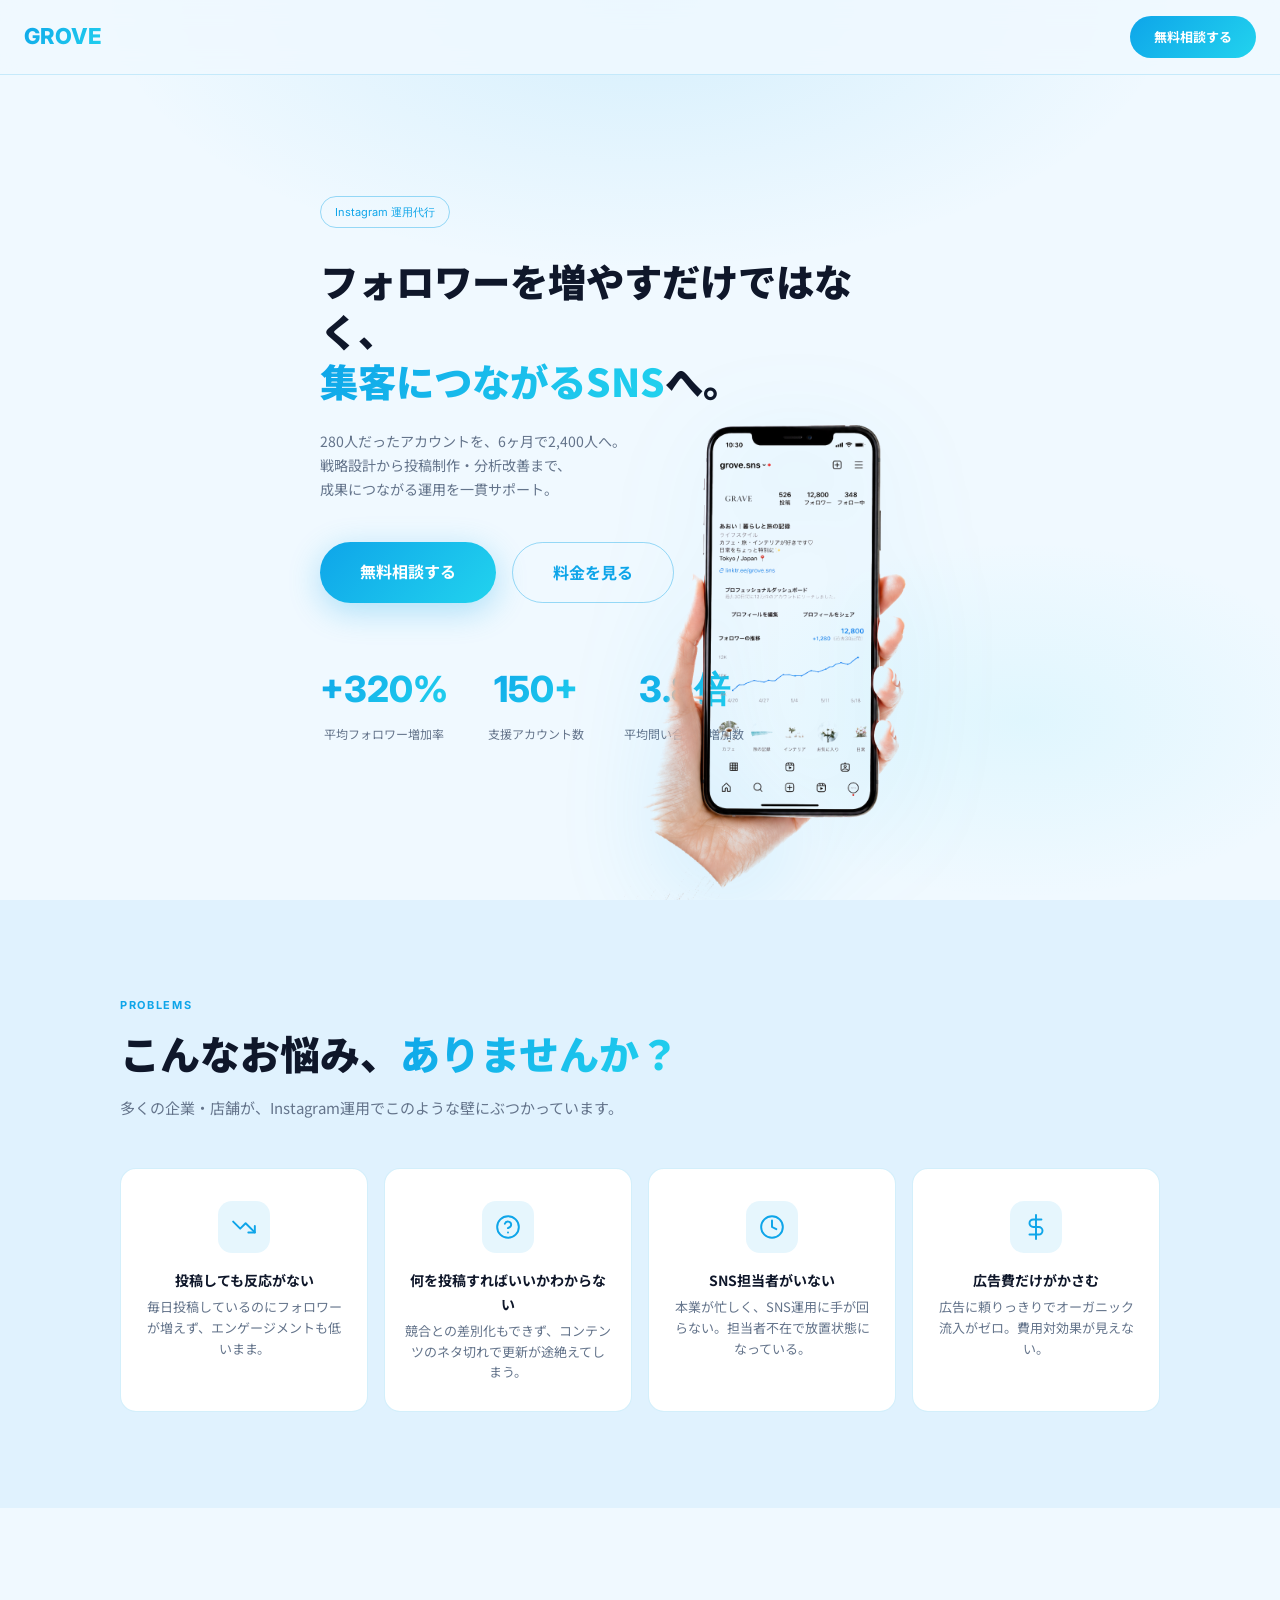
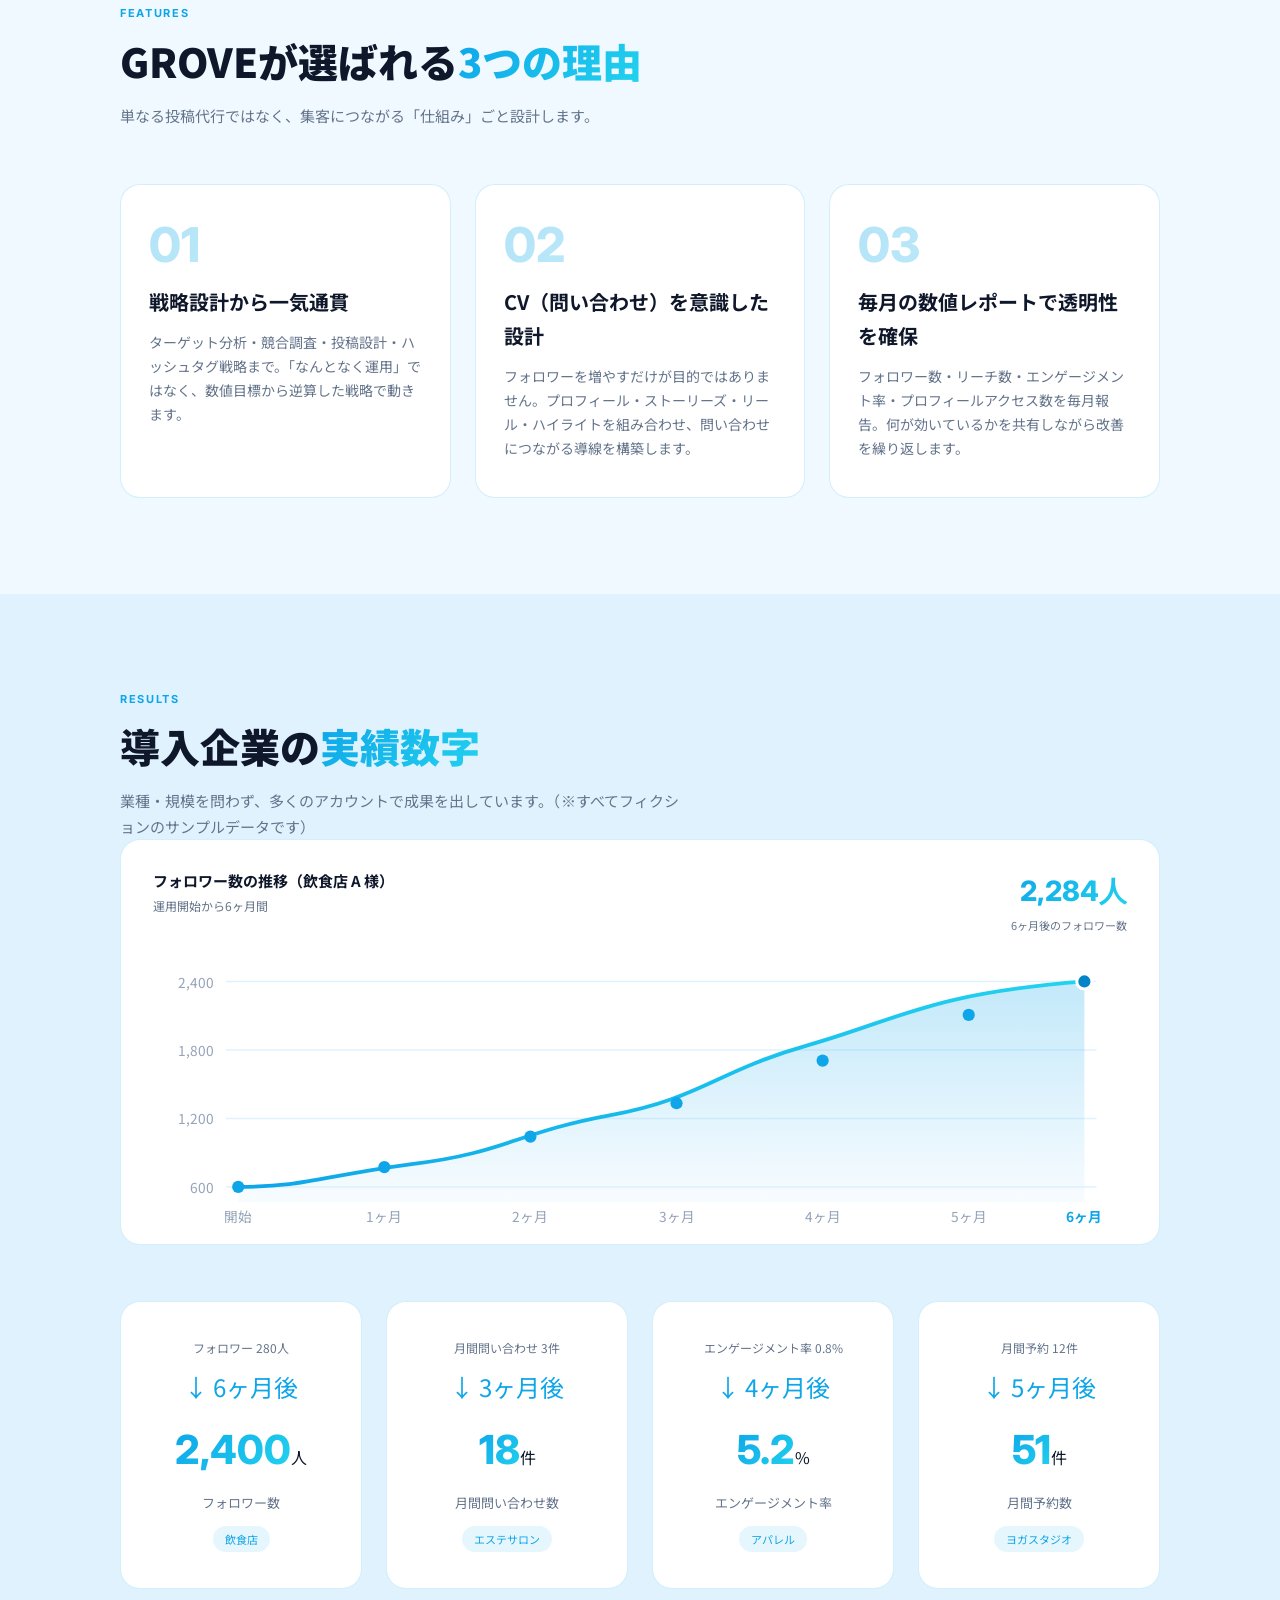
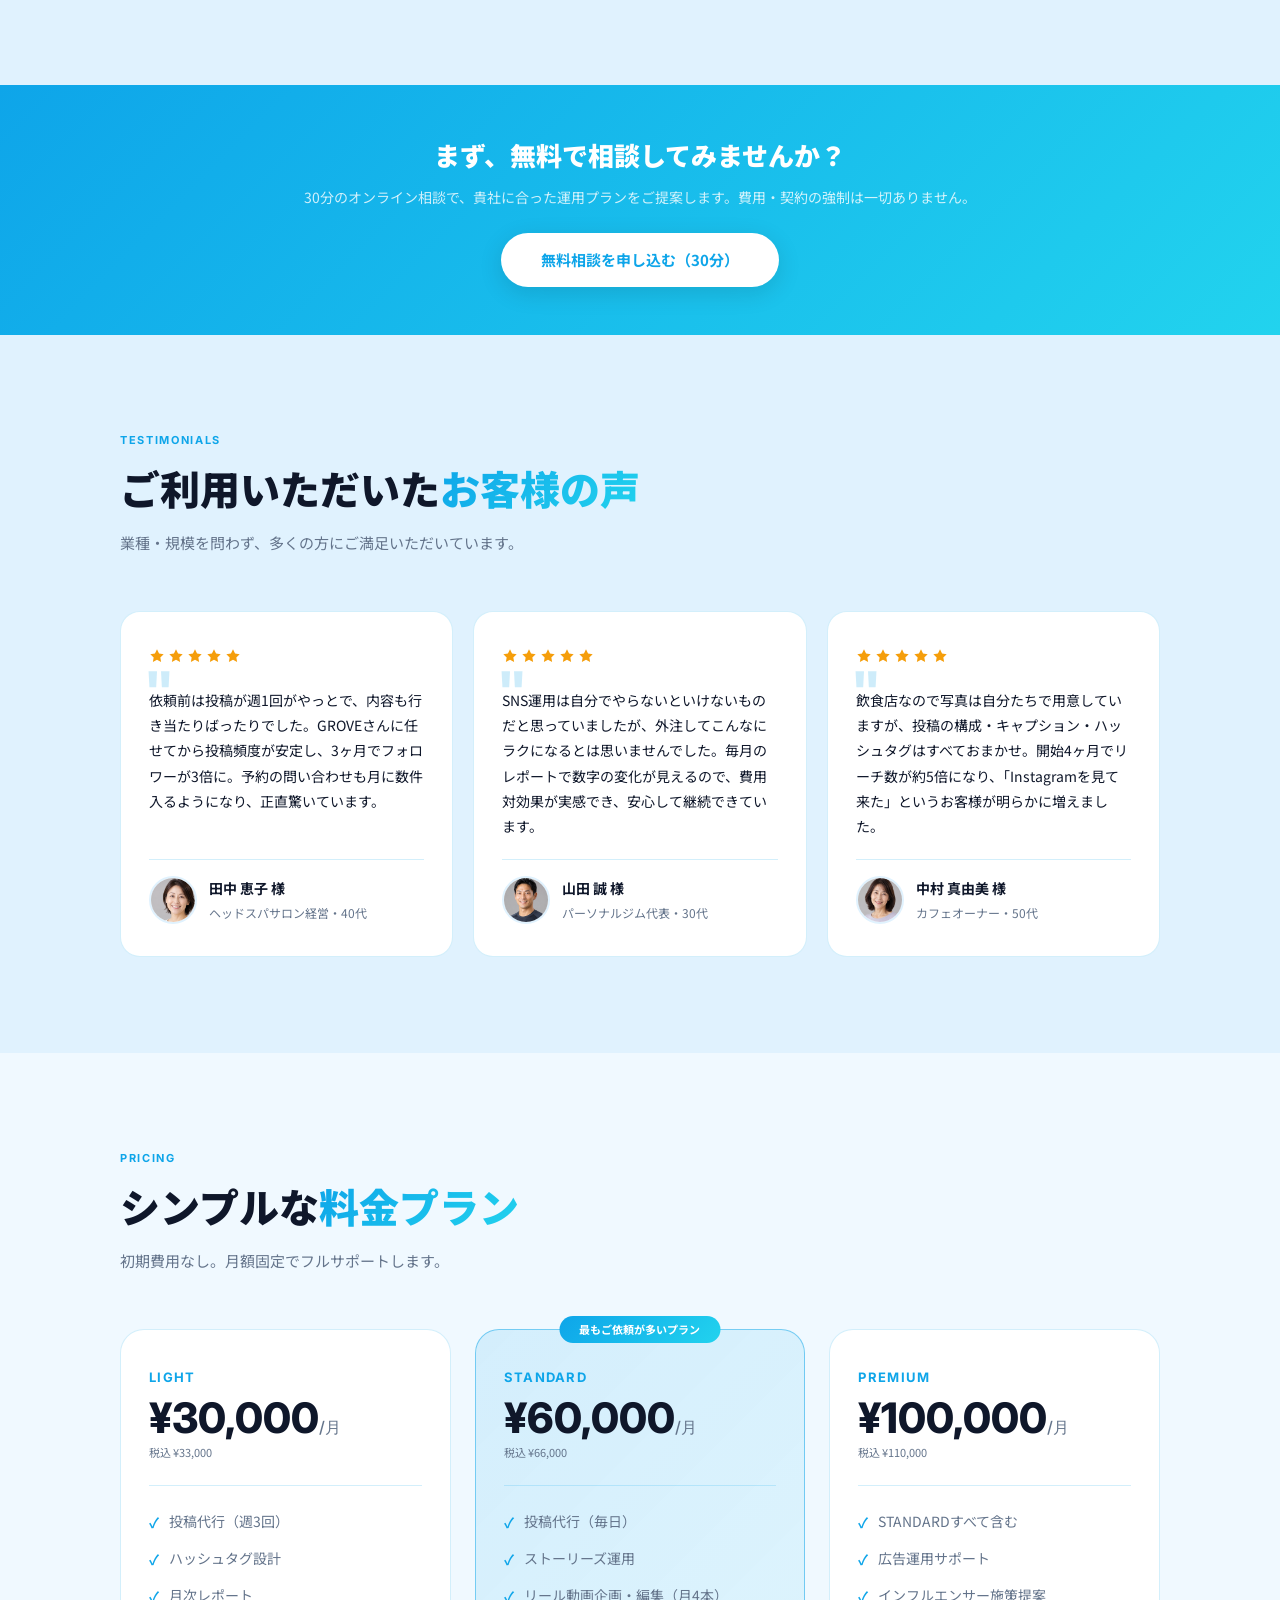
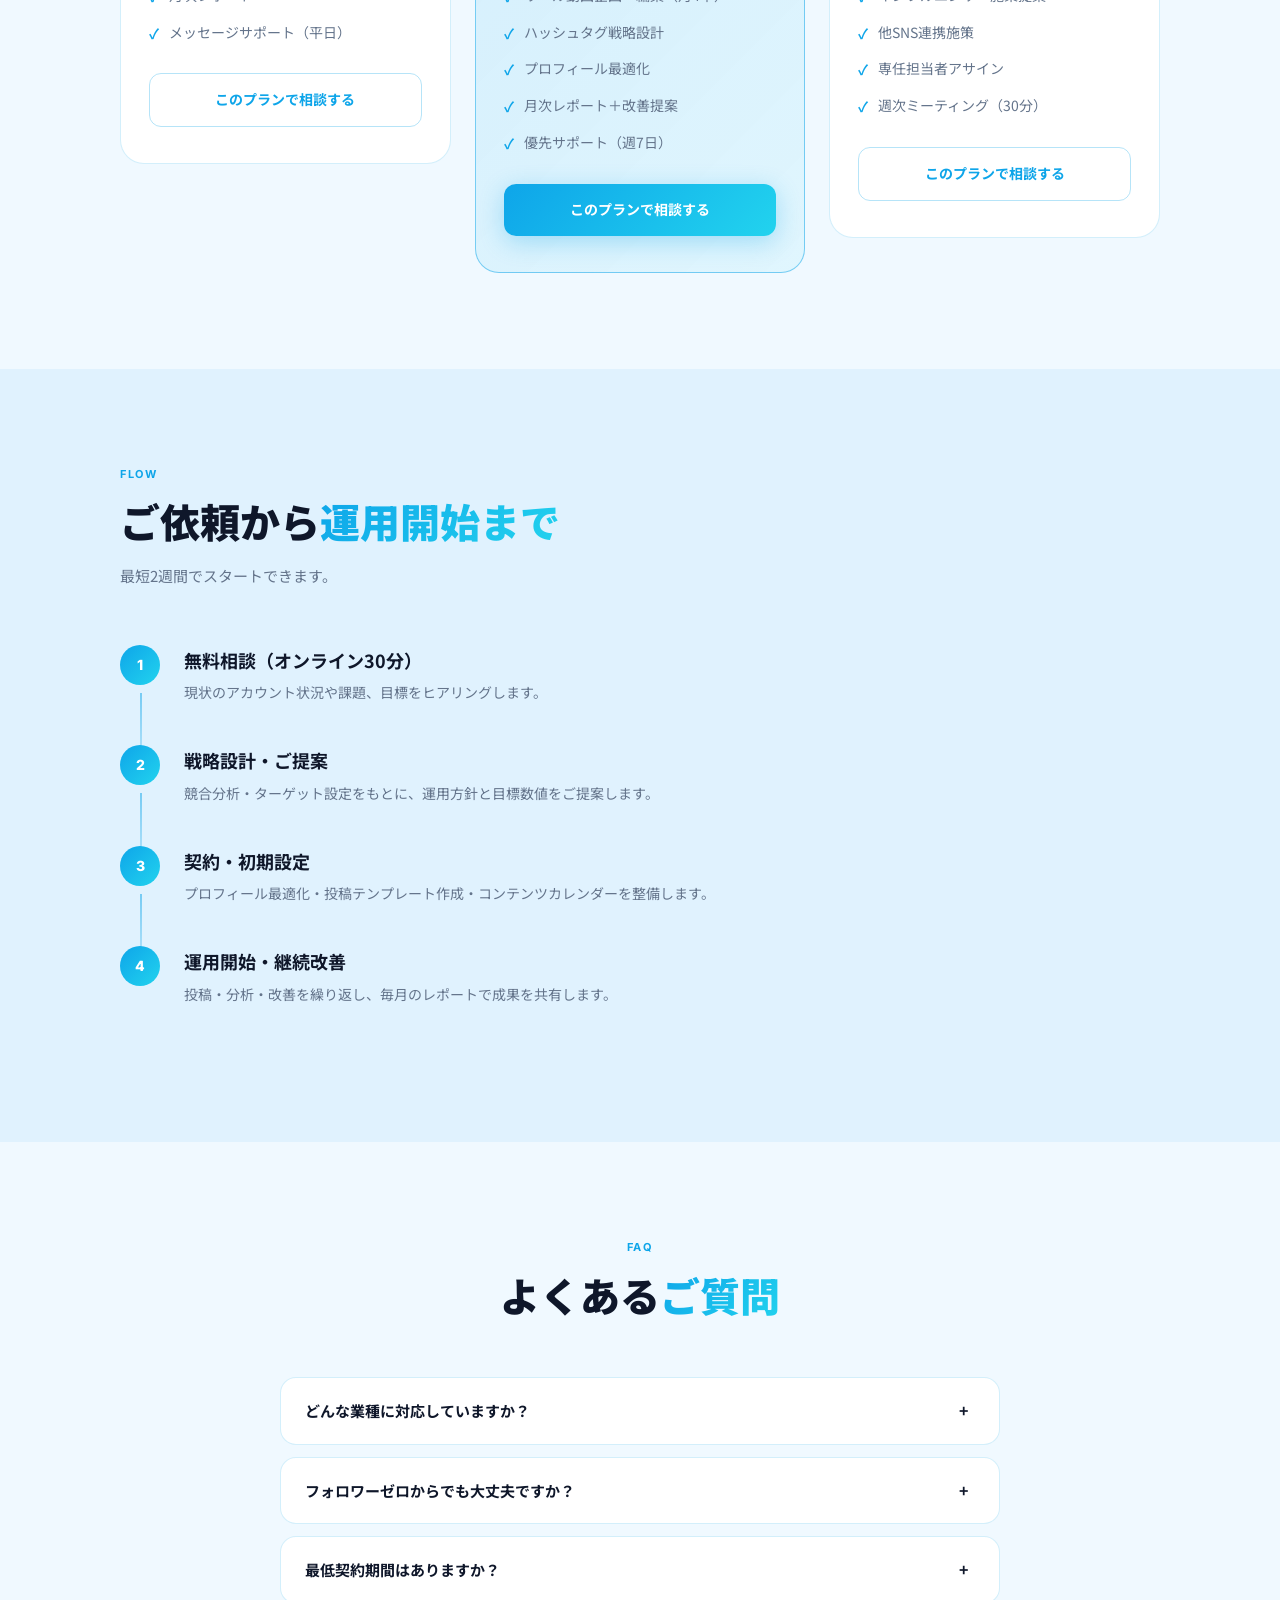
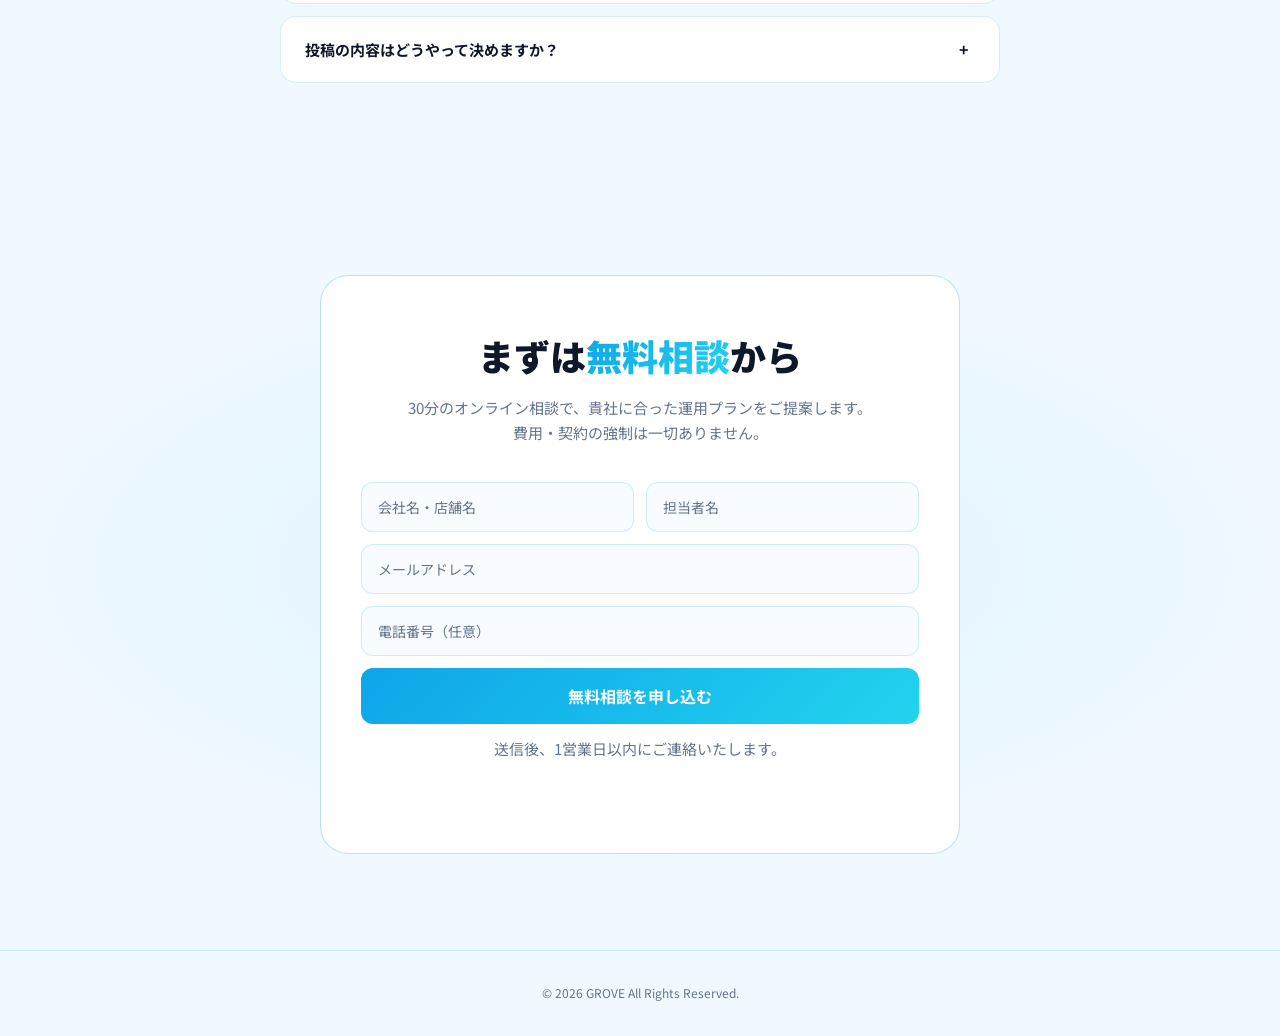
<file: works/007_grove/index.html>
<!DOCTYPE html>
<html lang="ja">
<head>
  <meta charset="UTF-8">
  <meta name="viewport" content="width=device-width, initial-scale=1.0">
  <title>GROVE | Instagram運用代行で集客を仕組み化する</title>
  <link rel="preconnect" href="https://fonts.googleapis.com">
  <link href="https://fonts.googleapis.com/css2?family=Noto+Sans+JP:wght@400;500;700;900&family=Inter:wght@400;600;700;800&display=swap" rel="stylesheet">
  <style>
    *, *::before, *::after { box-sizing: border-box; margin: 0; padding: 0; }

    :root {
      --bg: #f0f9ff;
      --bg2: #e0f2fe;
      --surface: #ffffff;
      --border: rgba(14,165,233,0.18);
      --grad: linear-gradient(135deg, #0ea5e9, #22d3ee);
      --grad2: linear-gradient(135deg, #0284c7, #0ea5e9);
      --text: #0f172a;
      --muted: #64748b;
      --accent: #0ea5e9;
      --pink: #22d3ee;
    }

    html { scroll-behavior: smooth; }

    body {
      font-family: 'Noto Sans JP', sans-serif;
      background: var(--bg);
      color: var(--text);
      line-height: 1.7;
      overflow-x: hidden;
    }

    /* ===== HEADER ===== */
    header {
      position: fixed;
      top: 0; left: 0; right: 0;
      z-index: 100;
      padding: 16px 24px;
      display: flex;
      justify-content: space-between;
      align-items: center;
      background: rgba(240,249,255,0.88);
      backdrop-filter: blur(12px);
      border-bottom: 1px solid var(--border);
    }

    .logo {
      font-family: 'Inter', sans-serif;
      font-weight: 800;
      font-size: 22px;
      background: var(--grad);
      -webkit-background-clip: text;
      -webkit-text-fill-color: transparent;
      background-clip: text;
    }

    .header-cta {
      display: inline-block;
      padding: 10px 24px;
      background: var(--grad);
      border-radius: 100px;
      font-size: 13px;
      font-weight: 700;
      color: #fff;
      text-decoration: none;
      transition: opacity 0.2s;
    }
    .header-cta:hover { opacity: 0.85; }

    /* ===== HERO ===== */
    .hero {
      min-height: 100vh;
      display: flex;
      align-items: stretch;
      padding: 0;
      position: relative;
      overflow: hidden;
    }

    .hero-inner {
      position: relative;
      z-index: 1;
      display: flex;
      align-items: stretch;
      width: 100%;
    }

    .hero-left {
      flex: 1;
      display: flex;
      flex-direction: column;
      justify-content: center;
      padding: 120px 0 80px clamp(200px, 25vw, 340px);
    }

    .hero-right {
      flex: 0 0 33%;
      position: relative;
      overflow: visible;
    }


    .hero-bg {
      position: absolute;
      inset: 0;
      background:
        radial-gradient(ellipse 70% 50% at 50% 0%, rgba(14,165,233,0.12) 0%, transparent 60%),
        radial-gradient(ellipse 50% 40% at 80% 80%, rgba(34,211,238,0.08) 0%, transparent 50%);
    }

    .hero-badge {
      display: inline-block;
      padding: 6px 14px;
      border: 1px solid rgba(14,165,233,0.4);
      border-radius: 100px;
      font-size: 11px;
      color: var(--accent);
      margin-bottom: 28px;
      font-family: 'Inter', sans-serif;
      letter-spacing: 0;
      max-width: fit-content;
      white-space: nowrap;
      overflow: hidden;
    }

    .hero h1 {
      font-size: clamp(26px, 3vw, 48px);
      font-weight: 900;
      line-height: 1.3;
      margin-bottom: 24px;
    }

    .hero h1 span {
      background: var(--grad);
      -webkit-background-clip: text;
      -webkit-text-fill-color: transparent;
      background-clip: text;
    }

    .hero-lead {
      font-size: clamp(13px, 1.1vw, 16px);
      color: var(--muted);
      max-width: 560px;
      margin-bottom: 40px;
    }

    .hero-btns {
      display: flex;
      gap: 16px;
      flex-wrap: wrap;
    }

    .btn-primary {
      display: inline-block;
      padding: 16px 40px;
      background: var(--grad);
      border-radius: 100px;
      font-size: 16px;
      font-weight: 700;
      color: #fff;
      text-decoration: none;
      transition: transform 0.2s, box-shadow 0.2s;
      box-shadow: 0 8px 32px rgba(14,165,233,0.3);
    }
    .btn-primary:hover {
      transform: translateY(-2px);
      box-shadow: 0 12px 40px rgba(14,165,233,0.45);
    }

    .btn-outline {
      display: inline-block;
      padding: 16px 40px;
      border: 1px solid rgba(14,165,233,0.4);
      border-radius: 100px;
      font-size: 16px;
      font-weight: 700;
      color: var(--accent);
      text-decoration: none;
      transition: border-color 0.2s, background 0.2s;
    }
    .btn-outline:hover {
      border-color: var(--accent);
      background: rgba(14,165,233,0.08);
    }

    .hero-stats {
      display: flex;
      gap: 40px;
      margin-top: 56px;
      flex-wrap: wrap;
    }

    .hero-stat { text-align: center; }

    .hero-stat .num {
      font-family: 'Inter', sans-serif;
      font-size: 36px;
      font-weight: 800;
      background: var(--grad);
      -webkit-background-clip: text;
      -webkit-text-fill-color: transparent;
      background-clip: text;
    }

    .hero-stat .label {
      font-size: 12px;
      color: var(--muted);
      margin-top: 4px;
    }

    /* ===== SECTION COMMON ===== */
    section { padding: 96px 24px; }

    .container {
      max-width: 1040px;
      margin: 0 auto;
    }

    .section-label {
      font-family: 'Inter', sans-serif;
      font-size: 11px;
      font-weight: 700;
      letter-spacing: 0.15em;
      color: var(--accent);
      text-transform: uppercase;
      margin-bottom: 12px;
    }

    .section-title {
      font-size: clamp(26px, 3.5vw, 40px);
      font-weight: 900;
      line-height: 1.3;
      margin-bottom: 16px;
    }

    .section-title span {
      background: var(--grad);
      -webkit-background-clip: text;
      -webkit-text-fill-color: transparent;
      background-clip: text;
    }

    .section-desc {
      font-size: 15px;
      color: var(--muted);
      max-width: 560px;
    }

    /* ===== PROBLEMS ===== */
    .problems { background: var(--bg2); }

    .problem-grid {
      display: grid;
      grid-template-columns: repeat(4, 1fr);
      gap: 16px;
      margin-top: 48px;
    }

    @media (max-width: 768px) {
      .problem-grid { grid-template-columns: repeat(2, 1fr); }
    }
    @media (max-width: 480px) {
      .problem-grid { grid-template-columns: 1fr; }
    }

    .problem-card {
      background: var(--surface);
      border: 1px solid var(--border);
      border-radius: 16px;
      padding: 32px 20px 28px;
      display: flex;
      flex-direction: column;
      align-items: center;
      text-align: center;
      gap: 16px;
      transition: border-color 0.2s, box-shadow 0.2s;
    }
    .problem-card:hover {
      border-color: rgba(14,165,233,0.4);
      box-shadow: 0 4px 20px rgba(14,165,233,0.08);
    }

    .problem-icon {
      width: 52px;
      height: 52px;
      background: rgba(14,165,233,0.1);
      border-radius: 14px;
      display: flex;
      align-items: center;
      justify-content: center;
    }
    .problem-icon svg {
      width: 26px;
      height: 26px;
      stroke: var(--accent);
      fill: none;
      stroke-width: 1.8;
      stroke-linecap: round;
      stroke-linejoin: round;
    }

    .problem-card p {
      font-size: 13px;
      color: var(--muted);
      line-height: 1.6;
    }

    .problem-card strong {
      display: block;
      font-size: 14px;
      font-weight: 700;
      color: var(--text);
      margin-bottom: 4px;
    }

    /* ===== FEATURES ===== */
    .features-grid {
      display: grid;
      grid-template-columns: repeat(auto-fit, minmax(300px, 1fr));
      gap: 24px;
      margin-top: 56px;
    }

    .feature-card {
      background: var(--surface);
      border: 1px solid var(--border);
      border-radius: 20px;
      padding: 36px 28px;
      position: relative;
      overflow: hidden;
      transition: transform 0.2s, border-color 0.2s;
    }
    .feature-card:hover {
      transform: translateY(-4px);
      border-color: rgba(14,165,233,0.3);
    }

    .feature-card::before {
      content: '';
      position: absolute;
      top: 0; left: 0; right: 0;
      height: 2px;
      background: var(--grad);
      opacity: 0;
      transition: opacity 0.2s;
    }
    .feature-card:hover::before { opacity: 1; }

    .feature-num {
      font-family: 'Inter', sans-serif;
      font-size: 48px;
      font-weight: 800;
      background: var(--grad);
      -webkit-background-clip: text;
      -webkit-text-fill-color: transparent;
      background-clip: text;
      opacity: 0.3;
      line-height: 1;
      margin-bottom: 16px;
    }

    .feature-card h3 {
      font-size: 20px;
      font-weight: 700;
      margin-bottom: 12px;
    }

    .feature-card p {
      font-size: 14px;
      color: var(--muted);
      line-height: 1.7;
    }

    /* ===== RESULTS ===== */
    .results { background: var(--bg2); }

    .results-grid {
      display: grid;
      grid-template-columns: repeat(auto-fit, minmax(220px, 1fr));
      gap: 24px;
      margin-top: 56px;
    }

    .result-card {
      background: var(--surface);
      border: 1px solid var(--border);
      border-radius: 20px;
      padding: 36px 24px;
      text-align: center;
    }

    .result-before {
      font-size: 12px;
      color: var(--muted);
      margin-bottom: 8px;
    }

    .result-arrow {
      font-size: 24px;
      color: var(--accent);
      margin: 8px 0;
    }

    .result-after .num {
      font-family: 'Inter', sans-serif;
      font-size: 40px;
      font-weight: 800;
      background: var(--grad);
      -webkit-background-clip: text;
      -webkit-text-fill-color: transparent;
      background-clip: text;
    }

    .result-category {
      font-size: 13px;
      color: var(--muted);
      margin-top: 8px;
    }

    .result-industry {
      display: inline-block;
      margin-top: 12px;
      padding: 4px 12px;
      background: rgba(14,165,233,0.1);
      border-radius: 100px;
      font-size: 11px;
      color: var(--accent);
    }

    /* ===== PRICING ===== */
    .pricing-grid {
      display: grid;
      grid-template-columns: repeat(auto-fit, minmax(280px, 1fr));
      gap: 24px;
      margin-top: 56px;
      align-items: start;
    }

    .plan-card {
      background: var(--surface);
      border: 1px solid var(--border);
      border-radius: 24px;
      padding: 36px 28px;
      position: relative;
      transition: transform 0.2s;
    }
    .plan-card:hover { transform: translateY(-4px); }

    .plan-card.featured {
      border-color: rgba(14,165,233,0.5);
      background: linear-gradient(135deg, rgba(14,165,233,0.12), rgba(34,211,238,0.08));
    }

    .plan-badge {
      position: absolute;
      top: -14px;
      left: 50%;
      transform: translateX(-50%);
      padding: 4px 20px;
      background: var(--grad);
      border-radius: 100px;
      font-size: 11px;
      font-weight: 700;
      color: #fff;
      white-space: nowrap;
    }

    .plan-name {
      font-family: 'Inter', sans-serif;
      font-size: 13px;
      font-weight: 700;
      letter-spacing: 0.1em;
      color: var(--accent);
      margin-bottom: 8px;
    }

    .plan-price {
      font-family: 'Inter', sans-serif;
      font-size: 42px;
      font-weight: 800;
      color: var(--text);
      line-height: 1;
      margin-bottom: 4px;
    }

    .plan-price span {
      font-size: 16px;
      font-weight: 500;
      color: var(--muted);
    }

    .plan-tax {
      font-size: 11px;
      color: var(--muted);
      margin-bottom: 24px;
    }

    .plan-divider {
      height: 1px;
      background: var(--border);
      margin: 24px 0;
    }

    .plan-features {
      list-style: none;
      display: flex;
      flex-direction: column;
      gap: 12px;
    }

    .plan-features li {
      font-size: 14px;
      color: var(--muted);
      display: flex;
      align-items: flex-start;
      gap: 10px;
    }

    .plan-features li::before {
      content: '✓';
      color: var(--accent);
      font-weight: 700;
      flex-shrink: 0;
      margin-top: 1px;
    }

    .plan-cta {
      display: block;
      text-align: center;
      margin-top: 28px;
      padding: 14px;
      border-radius: 12px;
      font-size: 14px;
      font-weight: 700;
      text-decoration: none;
      transition: all 0.2s;
    }

    .plan-card.featured .plan-cta {
      background: var(--grad);
      color: #fff;
      box-shadow: 0 6px 24px rgba(14,165,233,0.3);
    }
    .plan-card.featured .plan-cta:hover {
      box-shadow: 0 10px 32px rgba(14,165,233,0.45);
    }

    .plan-card:not(.featured) .plan-cta {
      border: 1px solid rgba(14,165,233,0.3);
      color: var(--accent);
    }
    .plan-card:not(.featured) .plan-cta:hover {
      border-color: var(--accent);
      background: rgba(14,165,233,0.08);
    }

    /* ===== FLOW ===== */
    .flow { background: var(--bg2); }

    .flow-steps {
      display: flex;
      flex-direction: column;
      gap: 0;
      margin-top: 56px;
      max-width: 640px;
    }

    .flow-step {
      display: flex;
      gap: 24px;
      position: relative;
    }

    .flow-step:not(:last-child)::after {
      content: '';
      position: absolute;
      left: 20px;
      top: 48px;
      width: 2px;
      height: calc(100% - 8px);
      background: linear-gradient(to bottom, rgba(14,165,233,0.5), rgba(14,165,233,0.1));
    }

    .step-num {
      width: 40px;
      height: 40px;
      min-width: 40px;
      border-radius: 50%;
      background: var(--grad);
      display: flex;
      align-items: center;
      justify-content: center;
      font-family: 'Inter', sans-serif;
      font-size: 14px;
      font-weight: 800;
      color: #fff;
      position: relative;
      z-index: 1;
    }

    .step-content {
      padding-bottom: 40px;
    }

    .step-content h3 {
      font-size: 18px;
      font-weight: 700;
      margin-bottom: 6px;
    }

    .step-content p {
      font-size: 14px;
      color: var(--muted);
    }

    /* ===== FAQ ===== */
    .faq-list {
      display: flex;
      flex-direction: column;
      gap: 12px;
      margin-top: 56px;
      max-width: 720px;
      margin-left: auto;
      margin-right: auto;
    }

    .faq-item {
      background: var(--surface);
      border: 1px solid var(--border);
      border-radius: 16px;
      overflow: hidden;
    }

    .faq-q {
      padding: 20px 24px;
      font-size: 15px;
      font-weight: 700;
      cursor: pointer;
      display: flex;
      justify-content: space-between;
      align-items: center;
      gap: 16px;
      user-select: none;
      transition: color 0.2s;
    }
    .faq-q:hover { color: var(--accent); }

    .faq-q .icon {
      width: 24px;
      height: 24px;
      min-width: 24px;
      border-radius: 50%;
      border: 1px solid rgba(255,255,255,0.15);
      display: flex;
      align-items: center;
      justify-content: center;
      font-size: 16px;
      transition: transform 0.2s;
    }

    .faq-item.open .faq-q .icon { transform: rotate(45deg); }

    .faq-a {
      max-height: 0;
      overflow: hidden;
      transition: max-height 0.3s ease;
    }
    .faq-item.open .faq-a { max-height: 200px; }

    .faq-a p {
      padding: 0 24px 20px;
      font-size: 14px;
      color: var(--muted);
      border-top: 1px solid var(--border);
      padding-top: 16px;
    }

    /* ===== CTA SECTION ===== */
    .cta-section {
      text-align: center;
      padding: 96px 24px;
      position: relative;
      overflow: hidden;
    }

    .cta-section::before {
      content: '';
      position: absolute;
      inset: 0;
      background: radial-gradient(ellipse 80% 60% at 50% 50%, rgba(14,165,233,0.08) 0%, transparent 70%);
    }

    .cta-box {
      position: relative;
      max-width: 640px;
      margin: 0 auto;
      background: var(--surface);
      border: 1px solid rgba(14,165,233,0.3);
      border-radius: 28px;
      padding: 56px 40px;
    }

    .cta-box h2 {
      font-size: clamp(24px, 3vw, 36px);
      font-weight: 900;
      margin-bottom: 16px;
      line-height: 1.3;
    }

    .cta-box p {
      font-size: 15px;
      color: var(--muted);
      margin-bottom: 36px;
    }

    .cta-form {
      display: flex;
      flex-direction: column;
      gap: 12px;
    }

    .form-row {
      display: grid;
      grid-template-columns: 1fr 1fr;
      gap: 12px;
    }

    .form-input {
      width: 100%;
      padding: 14px 16px;
      background: #f8fbff;
      border: 1px solid var(--border);
      border-radius: 12px;
      color: var(--text);
      font-size: 14px;
      font-family: 'Noto Sans JP', sans-serif;
      transition: border-color 0.2s;
      outline: none;
    }
    .form-input:focus { border-color: var(--accent); }
    .form-input::placeholder { color: var(--muted); }

    .form-submit {
      padding: 16px;
      background: var(--grad);
      border: none;
      border-radius: 12px;
      font-size: 16px;
      font-weight: 700;
      color: #fff;
      cursor: pointer;
      font-family: 'Noto Sans JP', sans-serif;
      transition: opacity 0.2s, transform 0.2s;
    }
    .form-submit:hover { opacity: 0.85; transform: translateY(-1px); }

    .form-note {
      font-size: 11px;
      color: var(--muted);
      text-align: center;
    }

    /* ===== FOOTER ===== */
    footer {
      border-top: 1px solid var(--border);
      padding: 32px 24px;
      text-align: center;
      font-size: 12px;
      color: var(--muted);
    }

    /* ===== LOADER ===== */
    #loader {
      position: fixed;
      inset: 0;
      z-index: 9999;
      background: var(--bg);
      display: flex;
      flex-direction: column;
      align-items: center;
      justify-content: center;
      gap: 20px;
      transition: opacity 0.5s ease;
    }

    #loader.hide {
      opacity: 0;
      pointer-events: none;
    }

    .loader-logo {
      font-family: 'Inter', sans-serif;
      font-size: 40px;
      font-weight: 800;
      background: var(--grad);
      -webkit-background-clip: text;
      -webkit-text-fill-color: transparent;
      background-clip: text;
      animation: loader-pulse 0.8s ease-in-out;
    }

    .loader-bar {
      width: 48px;
      height: 2px;
      background: var(--border);
      border-radius: 2px;
      overflow: hidden;
    }

    .loader-bar::after {
      content: '';
      display: block;
      height: 100%;
      background: var(--grad);
      animation: loader-fill 0.9s ease forwards;
    }

    @keyframes loader-pulse {
      0%   { opacity: 0; transform: translateY(8px); }
      100% { opacity: 1; transform: translateY(0); }
    }

    @keyframes loader-fill {
      0%   { width: 0; }
      100% { width: 100%; }
    }

    body.loading { overflow: hidden; }

    /* ===== ANIMATIONS ===== */
    .fade-in {
      opacity: 0;
      transform: translateY(20px);
      transition: opacity 0.6s ease, transform 0.6s ease;
    }
    .fade-in.visible {
      opacity: 1;
      transform: translateY(0);
    }

    /* ===== MID CTA ===== */
    .mid-cta {
      background: var(--grad);
      padding: 48px 24px;
      text-align: center;
    }

    .mid-cta h3 {
      font-size: clamp(18px, 2.5vw, 26px);
      font-weight: 900;
      color: #fff;
      margin-bottom: 8px;
    }

    .mid-cta p {
      font-size: 14px;
      color: rgba(255,255,255,0.8);
      margin-bottom: 24px;
    }

    .mid-cta .btn-white {
      display: inline-block;
      padding: 14px 40px;
      background: #fff;
      border-radius: 100px;
      font-size: 15px;
      font-weight: 700;
      color: #0ea5e9;
      text-decoration: none;
      transition: transform 0.2s, box-shadow 0.2s;
      box-shadow: 0 6px 24px rgba(0,0,0,0.12);
    }
    .mid-cta .btn-white:hover {
      transform: translateY(-2px);
      box-shadow: 0 10px 32px rgba(0,0,0,0.18);
    }

    /* ===== TESTIMONIALS ===== */
    .testimonials { background: var(--bg2); }

    .testimonials-grid {
      display: grid;
      grid-template-columns: repeat(3, 1fr);
      gap: 20px;
      margin-top: 56px;
    }

    @media (max-width: 768px) {
      .testimonials-grid { grid-template-columns: 1fr; }
    }

    .testimonial-card {
      background: var(--surface);
      border: 1px solid var(--border);
      border-radius: 20px;
      padding: 32px 28px;
      display: flex;
      flex-direction: column;
      gap: 20px;
      transition: transform 0.2s, box-shadow 0.2s;
    }
    .testimonial-card:hover {
      transform: translateY(-3px);
      box-shadow: 0 8px 28px rgba(14,165,233,0.1);
    }

    .testimonial-stars {
      display: flex;
      gap: 3px;
    }
    .testimonial-stars span {
      width: 16px;
      height: 16px;
      display: inline-block;
    }
    .testimonial-stars svg {
      width: 16px;
      height: 16px;
      fill: #f59e0b;
      stroke: none;
    }

    .testimonial-quote {
      font-size: 14px;
      line-height: 1.8;
      color: var(--text);
      flex: 1;
      position: relative;
      padding-top: 8px;
    }
    .testimonial-quote::before {
      content: '"';
      font-family: 'Inter', sans-serif;
      font-size: 56px;
      font-weight: 800;
      color: var(--accent);
      opacity: 0.2;
      position: absolute;
      top: -16px;
      left: -4px;
      line-height: 1;
    }

    .testimonial-author {
      display: flex;
      align-items: center;
      gap: 12px;
      padding-top: 16px;
      border-top: 1px solid var(--border);
    }

    .author-avatar {
      width: 48px;
      height: 48px;
      min-width: 48px;
      border-radius: 50%;
      overflow: hidden;
      border: 2px solid #e0f2fe;
    }
    .author-avatar img {
      width: 100%;
      height: 100%;
      object-fit: cover;
      display: block;
    }

    .author-name {
      font-size: 14px;
      font-weight: 700;
      color: var(--text);
    }

    .author-info {
      font-size: 12px;
      color: var(--muted);
      margin-top: 2px;
    }

    /* ===== HERO IMAGE ===== */
    .phone-wrap {
      position: relative;
      width: 100%;
      height: 100%;
      display: flex;
      align-items: flex-end;
      justify-content: flex-start;
      transform: translateX(-280px);
    }

    .hero-phone-img {
      width: 100%;
      max-width: 100%;
      height: auto;
      object-fit: contain;
      display: block;
      filter: drop-shadow(0 24px 48px rgba(14,165,233,0.18));
    }


    @keyframes float {
      0%, 100% { transform: translateY(0); }
      50% { transform: translateY(-6px); }
    }

    /* ===== GRAPH ===== */
    .graph-card {
      background: var(--surface);
      border: 1px solid var(--border);
      border-radius: 20px;
      padding: 28px 32px 20px;
      margin-bottom: 28px;
    }

    .graph-header {
      display: flex;
      justify-content: space-between;
      align-items: flex-start;
      margin-bottom: 16px;
    }

    .graph-title { font-size: 15px; font-weight: 700; color: var(--text); }
    .graph-subtitle { font-size: 12px; color: var(--muted); margin-top: 2px; }

    .graph-final-num {
      font-family: 'Inter', sans-serif;
      font-size: 28px; font-weight: 800;
      background: var(--grad);
      -webkit-background-clip: text; -webkit-text-fill-color: transparent;
      background-clip: text;
      text-align: right;
    }
    .graph-final-label { font-size: 11px; color: var(--muted); text-align: right; }

    .graph-svg-wrap { width: 100%; }
    .graph-svg-wrap svg { width: 100%; height: auto; display: block; }

    /* ===== RESPONSIVE ===== */
    @media (max-width: 900px) {
      .hero {
        align-items: stretch;
        min-height: 100svh;
      }
      .hero-inner { flex-direction: column-reverse; }
      .hero-right {
        flex: 0 0 55vw;
        max-height: 55vw;
        overflow: hidden;
      }
      .hero-left {
        text-align: center;
        align-items: center;
        padding: 40px 24px 48px;
      }
      .hero-stats { justify-content: center; }
      .hero-btns { justify-content: center; }
      .hero-lead { margin: 0 auto 40px; }
      .phone-badge, .phone-badge2 { display: none; }
    }

    @media (max-width: 640px) {
      .form-row { grid-template-columns: 1fr; }
      .hero-stats { gap: 32px; }
      .cta-box { padding: 36px 24px; }
      header { padding: 14px 16px; }
      .graph-card { padding: 20px 16px 14px; }
    }
  </style>
</head>
<body>

<!-- LOADER -->
<div id="loader">
  <div class="loader-logo">GROVE</div>
  <div class="loader-bar"></div>
</div>

<!-- HEADER -->
<header>
  <div class="logo">GROVE</div>
  <a href="#contact" class="header-cta">無料相談する</a>
</header>

<!-- HERO -->
<section class="hero">
  <div class="hero-bg"></div>
  <div class="hero-inner">
    <!-- LEFT -->
    <div class="hero-left">
      <div class="hero-badge">Instagram 運用代行</div>
      <h1>
        フォロワーを増やすだけではなく、<br>
        <span>集客につながるSNS</span>へ。
      </h1>
      <p class="hero-lead">
        280人だったアカウントを、6ヶ月で2,400人へ。<br>
        戦略設計から投稿制作・分析改善まで、<br>成果につながる運用を一貫サポート。
      </p>
      <div class="hero-btns">
        <a href="#contact" class="btn-primary">無料相談する</a>
        <a href="#pricing" class="btn-outline">料金を見る</a>
      </div>
      <div class="hero-stats">
        <div class="hero-stat">
          <div class="num">+320%</div>
          <div class="label">平均フォロワー増加率</div>
        </div>
        <div class="hero-stat">
          <div class="num">150+</div>
          <div class="label">支援アカウント数</div>
        </div>
        <div class="hero-stat">
          <div class="num">3.8倍</div>
          <div class="label">平均問い合わせ増加数</div>
        </div>
      </div>
    </div>
    <!-- RIGHT: PHONE PHOTO -->
    <div class="hero-right">
      <div class="phone-wrap">
        <img src="photos/hero-phone-transparent.png" alt="Instagram運用代行の実績画面" class="hero-phone-img">
      </div>
    </div>
  </div>
</section>

<!-- PROBLEMS -->
<section class="problems">
  <div class="container">
    <div class="section-label">Problems</div>
    <h2 class="section-title">こんなお悩み、<span>ありませんか？</span></h2>
    <p class="section-desc">多くの企業・店舗が、Instagram運用でこのような壁にぶつかっています。</p>
    <div class="problem-grid">
      <div class="problem-card fade-in">
        <div class="problem-icon">
          <svg viewBox="0 0 24 24"><polyline points="22 17 13.5 8.5 8.5 13.5 2 7"/><polyline points="16 17 22 17 22 11"/></svg>
        </div>
        <div>
          <strong>投稿しても反応がない</strong>
          <p>毎日投稿しているのにフォロワーが増えず、エンゲージメントも低いまま。</p>
        </div>
      </div>
      <div class="problem-card fade-in">
        <div class="problem-icon">
          <svg viewBox="0 0 24 24"><circle cx="12" cy="12" r="10"/><path d="M9.09 9a3 3 0 0 1 5.83 1c0 2-3 3-3 3"/><line x1="12" y1="17" x2="12.01" y2="17"/></svg>
        </div>
        <div>
          <strong>何を投稿すればいいかわからない</strong>
          <p>競合との差別化もできず、コンテンツのネタ切れで更新が途絶えてしまう。</p>
        </div>
      </div>
      <div class="problem-card fade-in">
        <div class="problem-icon">
          <svg viewBox="0 0 24 24"><circle cx="12" cy="12" r="10"/><polyline points="12 6 12 12 16 14"/></svg>
        </div>
        <div>
          <strong>SNS担当者がいない</strong>
          <p>本業が忙しく、SNS運用に手が回らない。担当者不在で放置状態になっている。</p>
        </div>
      </div>
      <div class="problem-card fade-in">
        <div class="problem-icon">
          <svg viewBox="0 0 24 24"><line x1="12" y1="1" x2="12" y2="23"/><path d="M17 5H9.5a3.5 3.5 0 0 0 0 7h5a3.5 3.5 0 0 1 0 7H6"/></svg>
        </div>
        <div>
          <strong>広告費だけがかさむ</strong>
          <p>広告に頼りっきりでオーガニック流入がゼロ。費用対効果が見えない。</p>
        </div>
      </div>
    </div>
  </div>
</section>

<!-- FEATURES -->
<section>
  <div class="container">
    <div class="section-label">Features</div>
    <h2 class="section-title">GROVEが選ばれる<span>3つの理由</span></h2>
    <p class="section-desc">単なる投稿代行ではなく、集客につながる「仕組み」ごと設計します。</p>
    <div class="features-grid">
      <div class="feature-card fade-in">
        <div class="feature-num">01</div>
        <h3>戦略設計から一気通貫</h3>
        <p>ターゲット分析・競合調査・投稿設計・ハッシュタグ戦略まで。「なんとなく運用」ではなく、数値目標から逆算した戦略で動きます。</p>
      </div>
      <div class="feature-card fade-in">
        <div class="feature-num">02</div>
        <h3>CV（問い合わせ）を意識した設計</h3>
        <p>フォロワーを増やすだけが目的ではありません。プロフィール・ストーリーズ・リール・ハイライトを組み合わせ、問い合わせにつながる導線を構築します。</p>
      </div>
      <div class="feature-card fade-in">
        <div class="feature-num">03</div>
        <h3>毎月の数値レポートで透明性を確保</h3>
        <p>フォロワー数・リーチ数・エンゲージメント率・プロフィールアクセス数を毎月報告。何が効いているかを共有しながら改善を繰り返します。</p>
      </div>
    </div>
  </div>
</section>

<!-- RESULTS -->
<section class="results">
  <div class="container">
    <div class="section-label">Results</div>
    <h2 class="section-title">導入企業の<span>実績数字</span></h2>
    <p class="section-desc">業種・規模を問わず、多くのアカウントで成果を出しています。（※すべてフィクションのサンプルデータです）</p>

    <!-- GROWTH GRAPH -->
    <div class="graph-card fade-in">
      <div class="graph-header">
        <div>
          <div class="graph-title">フォロワー数の推移（飲食店 A 様）</div>
          <div class="graph-subtitle">運用開始から6ヶ月間</div>
        </div>
        <div>
          <div class="graph-final-num"><span id="graph-count">280</span>人</div>
          <div class="graph-final-label">6ヶ月後のフォロワー数</div>
        </div>
      </div>
      <div class="graph-svg-wrap">
        <svg viewBox="0 0 640 180" fill="none" xmlns="http://www.w3.org/2000/svg">
          <!-- グリッド横線 -->
          <line x1="48" y1="20"  x2="620" y2="20"  stroke="#e0f2fe" stroke-width="1"/>
          <line x1="48" y1="65"  x2="620" y2="65"  stroke="#e0f2fe" stroke-width="1"/>
          <line x1="48" y1="110" x2="620" y2="110" stroke="#e0f2fe" stroke-width="1"/>
          <line x1="48" y1="155" x2="620" y2="155" stroke="#e0f2fe" stroke-width="1"/>
          <!-- Y軸ラベル -->
          <text x="40" y="24"  text-anchor="end" font-size="9" fill="#94a3b8">2,400</text>
          <text x="40" y="69"  text-anchor="end" font-size="9" fill="#94a3b8">1,800</text>
          <text x="40" y="114" text-anchor="end" font-size="9" fill="#94a3b8">1,200</text>
          <text x="40" y="159" text-anchor="end" font-size="9" fill="#94a3b8">600</text>
          <!-- エリア塗り -->
          <path id="graph-area"
            d="M 56,155 C 100,155 110,148 170,140 C 230,133 240,119 300,108 C 360,97 370,79 430,62 C 490,45 510,28 612,20 L 612,165 L 56,165 Z"
            fill="url(#grad-area)" opacity="0.25"/>
          <!-- ライン -->
          <path id="graph-line"
            d="M 56,155 C 100,155 110,148 170,140 C 230,133 240,119 300,108 C 360,97 370,79 430,62 C 490,45 510,28 612,20"
            stroke="url(#grad-line)" stroke-width="2.5" stroke-linecap="round"
            style="stroke-dasharray:1200;stroke-dashoffset:1200;transition:stroke-dashoffset 1.6s ease"/>
          <!-- データポイント -->
          <circle cx="56"  cy="155" r="4" fill="#0ea5e9"/>
          <circle cx="152" cy="142" r="4" fill="#0ea5e9"/>
          <circle cx="248" cy="122" r="4" fill="#0ea5e9"/>
          <circle cx="344" cy="100" r="4" fill="#0ea5e9"/>
          <circle cx="440" cy="72"  r="4" fill="#0ea5e9"/>
          <circle cx="536" cy="42"  r="4" fill="#0ea5e9"/>
          <circle cx="612" cy="20"  r="5" fill="#0284c7" stroke="#fff" stroke-width="2"/>
          <!-- X軸ラベル -->
          <text x="56"  y="178" text-anchor="middle" font-size="9" fill="#94a3b8">開始</text>
          <text x="152" y="178" text-anchor="middle" font-size="9" fill="#94a3b8">1ヶ月</text>
          <text x="248" y="178" text-anchor="middle" font-size="9" fill="#94a3b8">2ヶ月</text>
          <text x="344" y="178" text-anchor="middle" font-size="9" fill="#94a3b8">3ヶ月</text>
          <text x="440" y="178" text-anchor="middle" font-size="9" fill="#94a3b8">4ヶ月</text>
          <text x="536" y="178" text-anchor="middle" font-size="9" fill="#94a3b8">5ヶ月</text>
          <text x="612" y="178" text-anchor="middle" font-size="9" fill="#0ea5e9" font-weight="bold">6ヶ月</text>
          <!-- グラデーション定義 -->
          <defs>
            <linearGradient id="grad-line" x1="0%" y1="0%" x2="100%" y2="0%">
              <stop offset="0%" stop-color="#0ea5e9"/>
              <stop offset="100%" stop-color="#22d3ee"/>
            </linearGradient>
            <linearGradient id="grad-area" x1="0%" y1="0%" x2="0%" y2="100%">
              <stop offset="0%" stop-color="#0ea5e9"/>
              <stop offset="100%" stop-color="#e0f2fe"/>
            </linearGradient>
          </defs>
        </svg>
      </div>
    </div>

    <div class="results-grid">
      <div class="result-card fade-in">
        <div class="result-before">フォロワー 280人</div>
        <div class="result-arrow">↓ 6ヶ月後</div>
        <div class="result-after"><span class="num">2,400</span>人</div>
        <div class="result-category">フォロワー数</div>
        <span class="result-industry">飲食店</span>
      </div>
      <div class="result-card fade-in">
        <div class="result-before">月間問い合わせ 3件</div>
        <div class="result-arrow">↓ 3ヶ月後</div>
        <div class="result-after"><span class="num">18</span>件</div>
        <div class="result-category">月間問い合わせ数</div>
        <span class="result-industry">エステサロン</span>
      </div>
      <div class="result-card fade-in">
        <div class="result-before">エンゲージメント率 0.8%</div>
        <div class="result-arrow">↓ 4ヶ月後</div>
        <div class="result-after"><span class="num">5.2</span>%</div>
        <div class="result-category">エンゲージメント率</div>
        <span class="result-industry">アパレル</span>
      </div>
      <div class="result-card fade-in">
        <div class="result-before">月間予約 12件</div>
        <div class="result-arrow">↓ 5ヶ月後</div>
        <div class="result-after"><span class="num">51</span>件</div>
        <div class="result-category">月間予約数</div>
        <span class="result-industry">ヨガスタジオ</span>
      </div>
    </div>
  </div>
</section>

<!-- MID CTA -->
<div class="mid-cta">
  <h3>まず、無料で相談してみませんか？</h3>
  <p>30分のオンライン相談で、貴社に合った運用プランをご提案します。費用・契約の強制は一切ありません。</p>
  <a href="#contact" class="btn-white">無料相談を申し込む（30分）</a>
</div>

<!-- TESTIMONIALS -->
<section class="testimonials">
  <div class="container">
    <div class="section-label">Testimonials</div>
    <h2 class="section-title">ご利用いただいた<span>お客様の声</span></h2>
    <p class="section-desc">業種・規模を問わず、多くの方にご満足いただいています。</p>
    <div class="testimonials-grid">
      <div class="testimonial-card fade-in">
        <div class="testimonial-stars">
          <span><svg viewBox="0 0 24 24"><polygon points="12 2 15.09 8.26 22 9.27 17 14.14 18.18 21.02 12 17.77 5.82 21.02 7 14.14 2 9.27 8.91 8.26 12 2"/></svg></span>
          <span><svg viewBox="0 0 24 24"><polygon points="12 2 15.09 8.26 22 9.27 17 14.14 18.18 21.02 12 17.77 5.82 21.02 7 14.14 2 9.27 8.91 8.26 12 2"/></svg></span>
          <span><svg viewBox="0 0 24 24"><polygon points="12 2 15.09 8.26 22 9.27 17 14.14 18.18 21.02 12 17.77 5.82 21.02 7 14.14 2 9.27 8.91 8.26 12 2"/></svg></span>
          <span><svg viewBox="0 0 24 24"><polygon points="12 2 15.09 8.26 22 9.27 17 14.14 18.18 21.02 12 17.77 5.82 21.02 7 14.14 2 9.27 8.91 8.26 12 2"/></svg></span>
          <span><svg viewBox="0 0 24 24"><polygon points="12 2 15.09 8.26 22 9.27 17 14.14 18.18 21.02 12 17.77 5.82 21.02 7 14.14 2 9.27 8.91 8.26 12 2"/></svg></span>
        </div>
        <p class="testimonial-quote">依頼前は投稿が週1回がやっとで、内容も行き当たりばったりでした。GROVEさんに任せてから投稿頻度が安定し、3ヶ月でフォロワーが3倍に。予約の問い合わせも月に数件入るようになり、正直驚いています。</p>
        <div class="testimonial-author">
          <div class="author-avatar"><img src="photos/avatar-1.png" alt="田中恵子様"></div>
          <div>
            <div class="author-name">田中 恵子 様</div>
            <div class="author-info">ヘッドスパサロン経営・40代</div>
          </div>
        </div>
      </div>
      <div class="testimonial-card fade-in">
        <div class="testimonial-stars">
          <span><svg viewBox="0 0 24 24"><polygon points="12 2 15.09 8.26 22 9.27 17 14.14 18.18 21.02 12 17.77 5.82 21.02 7 14.14 2 9.27 8.91 8.26 12 2"/></svg></span>
          <span><svg viewBox="0 0 24 24"><polygon points="12 2 15.09 8.26 22 9.27 17 14.14 18.18 21.02 12 17.77 5.82 21.02 7 14.14 2 9.27 8.91 8.26 12 2"/></svg></span>
          <span><svg viewBox="0 0 24 24"><polygon points="12 2 15.09 8.26 22 9.27 17 14.14 18.18 21.02 12 17.77 5.82 21.02 7 14.14 2 9.27 8.91 8.26 12 2"/></svg></span>
          <span><svg viewBox="0 0 24 24"><polygon points="12 2 15.09 8.26 22 9.27 17 14.14 18.18 21.02 12 17.77 5.82 21.02 7 14.14 2 9.27 8.91 8.26 12 2"/></svg></span>
          <span><svg viewBox="0 0 24 24"><polygon points="12 2 15.09 8.26 22 9.27 17 14.14 18.18 21.02 12 17.77 5.82 21.02 7 14.14 2 9.27 8.91 8.26 12 2"/></svg></span>
        </div>
        <p class="testimonial-quote">SNS運用は自分でやらないといけないものだと思っていましたが、外注してこんなにラクになるとは思いませんでした。毎月のレポートで数字の変化が見えるので、費用対効果が実感でき、安心して継続できています。</p>
        <div class="testimonial-author">
          <div class="author-avatar"><img src="photos/avatar-2.png" alt="山田誠様"></div>
          <div>
            <div class="author-name">山田 誠 様</div>
            <div class="author-info">パーソナルジム代表・30代</div>
          </div>
        </div>
      </div>
      <div class="testimonial-card fade-in">
        <div class="testimonial-stars">
          <span><svg viewBox="0 0 24 24"><polygon points="12 2 15.09 8.26 22 9.27 17 14.14 18.18 21.02 12 17.77 5.82 21.02 7 14.14 2 9.27 8.91 8.26 12 2"/></svg></span>
          <span><svg viewBox="0 0 24 24"><polygon points="12 2 15.09 8.26 22 9.27 17 14.14 18.18 21.02 12 17.77 5.82 21.02 7 14.14 2 9.27 8.91 8.26 12 2"/></svg></span>
          <span><svg viewBox="0 0 24 24"><polygon points="12 2 15.09 8.26 22 9.27 17 14.14 18.18 21.02 12 17.77 5.82 21.02 7 14.14 2 9.27 8.91 8.26 12 2"/></svg></span>
          <span><svg viewBox="0 0 24 24"><polygon points="12 2 15.09 8.26 22 9.27 17 14.14 18.18 21.02 12 17.77 5.82 21.02 7 14.14 2 9.27 8.91 8.26 12 2"/></svg></span>
          <span><svg viewBox="0 0 24 24"><polygon points="12 2 15.09 8.26 22 9.27 17 14.14 18.18 21.02 12 17.77 5.82 21.02 7 14.14 2 9.27 8.91 8.26 12 2"/></svg></span>
        </div>
        <p class="testimonial-quote">飲食店なので写真は自分たちで用意していますが、投稿の構成・キャプション・ハッシュタグはすべておまかせ。開始4ヶ月でリーチ数が約5倍になり、「Instagramを見て来た」というお客様が明らかに増えました。</p>
        <div class="testimonial-author">
          <div class="author-avatar"><img src="photos/avatar-3.png" alt="中村真由美様"></div>
          <div>
            <div class="author-name">中村 真由美 様</div>
            <div class="author-info">カフェオーナー・50代</div>
          </div>
        </div>
      </div>
    </div>
  </div>
</section>

<!-- PRICING -->
<section id="pricing">
  <div class="container">
    <div class="section-label">Pricing</div>
    <h2 class="section-title">シンプルな<span>料金プラン</span></h2>
    <p class="section-desc">初期費用なし。月額固定でフルサポートします。</p>
    <div class="pricing-grid">
      <div class="plan-card fade-in">
        <div class="plan-name">LIGHT</div>
        <div class="plan-price">¥30,000<span>/月</span></div>
        <div class="plan-tax">税込 ¥33,000</div>
        <div class="plan-divider"></div>
        <ul class="plan-features">
          <li>投稿代行（週3回）</li>
          <li>ハッシュタグ設計</li>
          <li>月次レポート</li>
          <li>メッセージサポート（平日）</li>
        </ul>
        <a href="#contact" class="plan-cta">このプランで相談する</a>
      </div>
      <div class="plan-card featured fade-in">
        <div class="plan-badge">最もご依頼が多いプラン</div>
        <div class="plan-name">STANDARD</div>
        <div class="plan-price">¥60,000<span>/月</span></div>
        <div class="plan-tax">税込 ¥66,000</div>
        <div class="plan-divider"></div>
        <ul class="plan-features">
          <li>投稿代行（毎日）</li>
          <li>ストーリーズ運用</li>
          <li>リール動画企画・編集（月4本）</li>
          <li>ハッシュタグ戦略設計</li>
          <li>プロフィール最適化</li>
          <li>月次レポート＋改善提案</li>
          <li>優先サポート（週7日）</li>
        </ul>
        <a href="#contact" class="plan-cta">このプランで相談する</a>
      </div>
      <div class="plan-card fade-in">
        <div class="plan-name">PREMIUM</div>
        <div class="plan-price">¥100,000<span>/月</span></div>
        <div class="plan-tax">税込 ¥110,000</div>
        <div class="plan-divider"></div>
        <ul class="plan-features">
          <li>STANDARDすべて含む</li>
          <li>広告運用サポート</li>
          <li>インフルエンサー施策提案</li>
          <li>他SNS連携施策</li>
          <li>専任担当者アサイン</li>
          <li>週次ミーティング（30分）</li>
        </ul>
        <a href="#contact" class="plan-cta">このプランで相談する</a>
      </div>
    </div>
  </div>
</section>

<!-- FLOW -->
<section class="flow">
  <div class="container">
    <div class="section-label">Flow</div>
    <h2 class="section-title">ご依頼から<span>運用開始まで</span></h2>
    <p class="section-desc">最短2週間でスタートできます。</p>
    <div class="flow-steps">
      <div class="flow-step fade-in">
        <div class="step-num">1</div>
        <div class="step-content">
          <h3>無料相談（オンライン30分）</h3>
          <p>現状のアカウント状況や課題、目標をヒアリングします。</p>
        </div>
      </div>
      <div class="flow-step fade-in">
        <div class="step-num">2</div>
        <div class="step-content">
          <h3>戦略設計・ご提案</h3>
          <p>競合分析・ターゲット設定をもとに、運用方針と目標数値をご提案します。</p>
        </div>
      </div>
      <div class="flow-step fade-in">
        <div class="step-num">3</div>
        <div class="step-content">
          <h3>契約・初期設定</h3>
          <p>プロフィール最適化・投稿テンプレート作成・コンテンツカレンダーを整備します。</p>
        </div>
      </div>
      <div class="flow-step fade-in">
        <div class="step-num">4</div>
        <div class="step-content">
          <h3>運用開始・継続改善</h3>
          <p>投稿・分析・改善を繰り返し、毎月のレポートで成果を共有します。</p>
        </div>
      </div>
    </div>
  </div>
</section>

<!-- FAQ -->
<section>
  <div class="container">
    <div class="section-label" style="text-align:center;">FAQ</div>
    <h2 class="section-title" style="text-align:center;">よくある<span>ご質問</span></h2>
    <div class="faq-list">
      <div class="faq-item fade-in">
        <div class="faq-q" onclick="toggleFaq(this)">
          <span>どんな業種に対応していますか？</span>
          <span class="icon">+</span>
        </div>
        <div class="faq-a">
          <p>飲食店・美容・エステ・アパレル・フィットネス・士業・BtoB企業など幅広い業種に対応しています。まずはお気軽にご相談ください。</p>
        </div>
      </div>
      <div class="faq-item fade-in">
        <div class="faq-q" onclick="toggleFaq(this)">
          <span>フォロワーゼロからでも大丈夫ですか？</span>
          <span class="icon">+</span>
        </div>
        <div class="faq-a">
          <p>はい、問題ありません。アカウント開設から戦略設計まで一貫してサポートします。むしろゼロからの方が最適な設計ができます。</p>
        </div>
      </div>
      <div class="faq-item fade-in">
        <div class="faq-q" onclick="toggleFaq(this)">
          <span>最低契約期間はありますか？</span>
          <span class="icon">+</span>
        </div>
        <div class="faq-a">
          <p>3ヶ月を最低契約期間としています。SNS運用は継続が重要なため、短期的な成果よりも中長期での改善を重視しています。</p>
        </div>
      </div>
      <div class="faq-item fade-in">
        <div class="faq-q" onclick="toggleFaq(this)">
          <span>投稿の内容はどうやって決めますか？</span>
          <span class="icon">+</span>
        </div>
        <div class="faq-a">
          <p>毎月コンテンツカレンダーを作成し、事前にご確認いただいてから投稿します。写真・動画素材はご提供いただくか、こちらで手配も可能です。</p>
        </div>
      </div>
    </div>
  </div>
</section>

<!-- CTA -->
<section class="cta-section" id="contact">
  <div class="cta-box fade-in">
    <h2>まずは<span style="background:var(--grad);-webkit-background-clip:text;-webkit-text-fill-color:transparent;background-clip:text;">無料相談</span>から</h2>
    <p>30分のオンライン相談で、貴社に合った運用プランをご提案します。<br>費用・契約の強制は一切ありません。</p>
    <form class="cta-form" onsubmit="handleSubmit(event)">
      <div class="form-row">
        <input type="text" class="form-input" placeholder="会社名・店舗名" required>
        <input type="text" class="form-input" placeholder="担当者名" required>
      </div>
      <input type="email" class="form-input" placeholder="メールアドレス" required>
      <input type="tel" class="form-input" placeholder="電話番号（任意）">
      <button type="submit" class="form-submit">無料相談を申し込む</button>
      <p class="form-note">送信後、1営業日以内にご連絡いたします。</p>
    </form>
  </div>
</section>

<!-- FOOTER -->
<footer>
  <p>© 2026 GROVE All Rights Reserved.</p>
</footer>

<script>
  // カウントアップ
  function countUp(el, target, duration = 1400) {
    const start = parseInt(el.textContent.replace(/,/g, '')) || 0;
    const range = target - start;
    const startTime = performance.now();
    function step(now) {
      const elapsed = now - startTime;
      const progress = Math.min(elapsed / duration, 1);
      const ease = 1 - Math.pow(1 - progress, 3);
      el.textContent = Math.round(start + range * ease).toLocaleString();
      if (progress < 1) requestAnimationFrame(step);
    }
    requestAnimationFrame(step);
  }

  // グラフアニメーション
  function animateGraph() {
    const line = document.getElementById('graph-line');
    if (line) line.style.strokeDashoffset = '0';
    const countEl = document.getElementById('graph-count');
    if (countEl) countUp(countEl, 2400, 1600);
  }

  // Loader
  document.body.classList.add('loading');
  window.addEventListener('load', () => {
    setTimeout(() => {
      const loader = document.getElementById('loader');
      loader.classList.add('hide');
      document.body.classList.remove('loading');
      setTimeout(() => loader.remove(), 500);
    }, 1100);
  });

  // Scroll animation
  let graphAnimated = false;
  const observer = new IntersectionObserver((entries) => {
    entries.forEach(entry => {
      if (entry.isIntersecting) {
        entry.target.classList.add('visible');
        if (entry.target.classList.contains('graph-card') && !graphAnimated) {
          graphAnimated = true;
          setTimeout(animateGraph, 300);
        }
      }
    });
  }, { threshold: 0.1 });

  document.querySelectorAll('.fade-in').forEach(el => observer.observe(el));

  // FAQ toggle
  function toggleFaq(el) {
    const item = el.closest('.faq-item');
    const isOpen = item.classList.contains('open');
    document.querySelectorAll('.faq-item').forEach(i => i.classList.remove('open'));
    if (!isOpen) item.classList.add('open');
  }

  // Form submit (demo)
  function handleSubmit(e) {
    e.preventDefault();
    const btn = e.target.querySelector('.form-submit');
    btn.textContent = '送信しました！担当者よりご連絡いたします。';
    btn.style.background = 'rgba(14,165,233,0.3)';
    btn.disabled = true;
  }
</script>
</body>
</html>
</file>
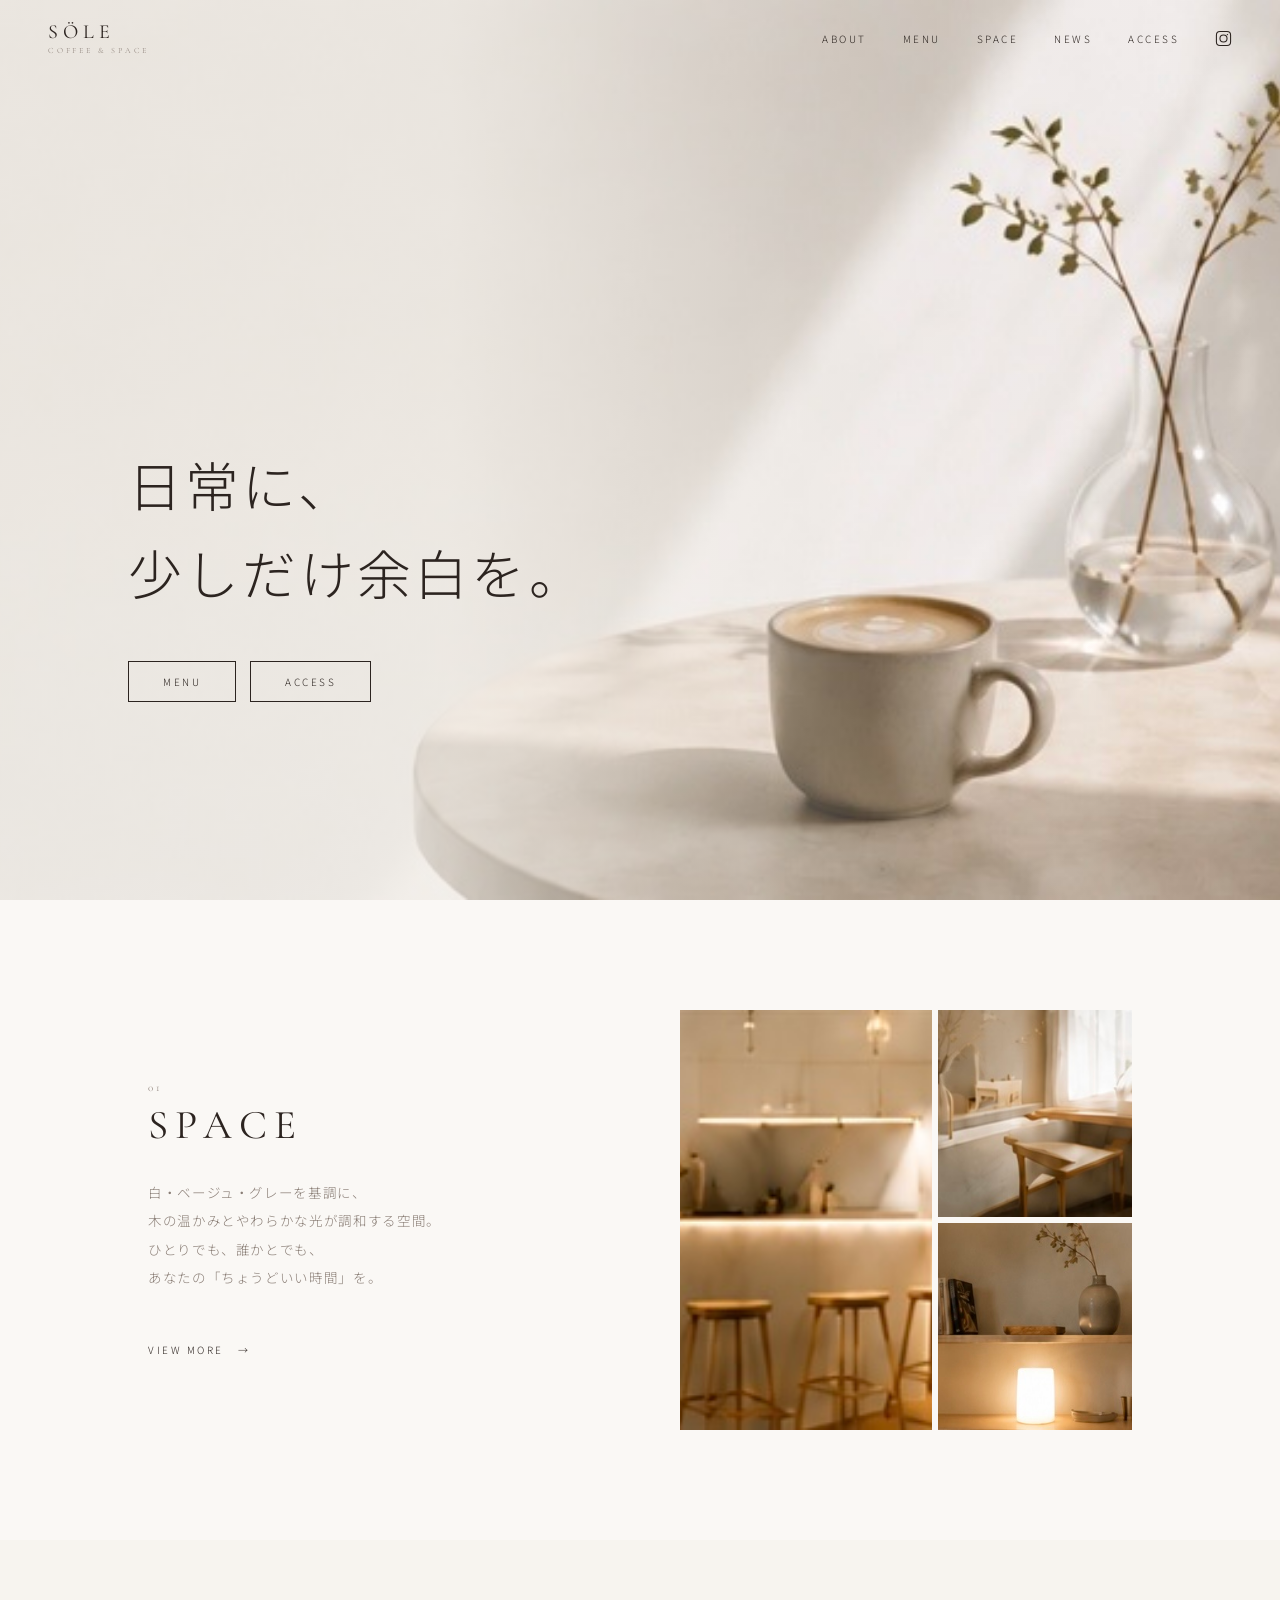
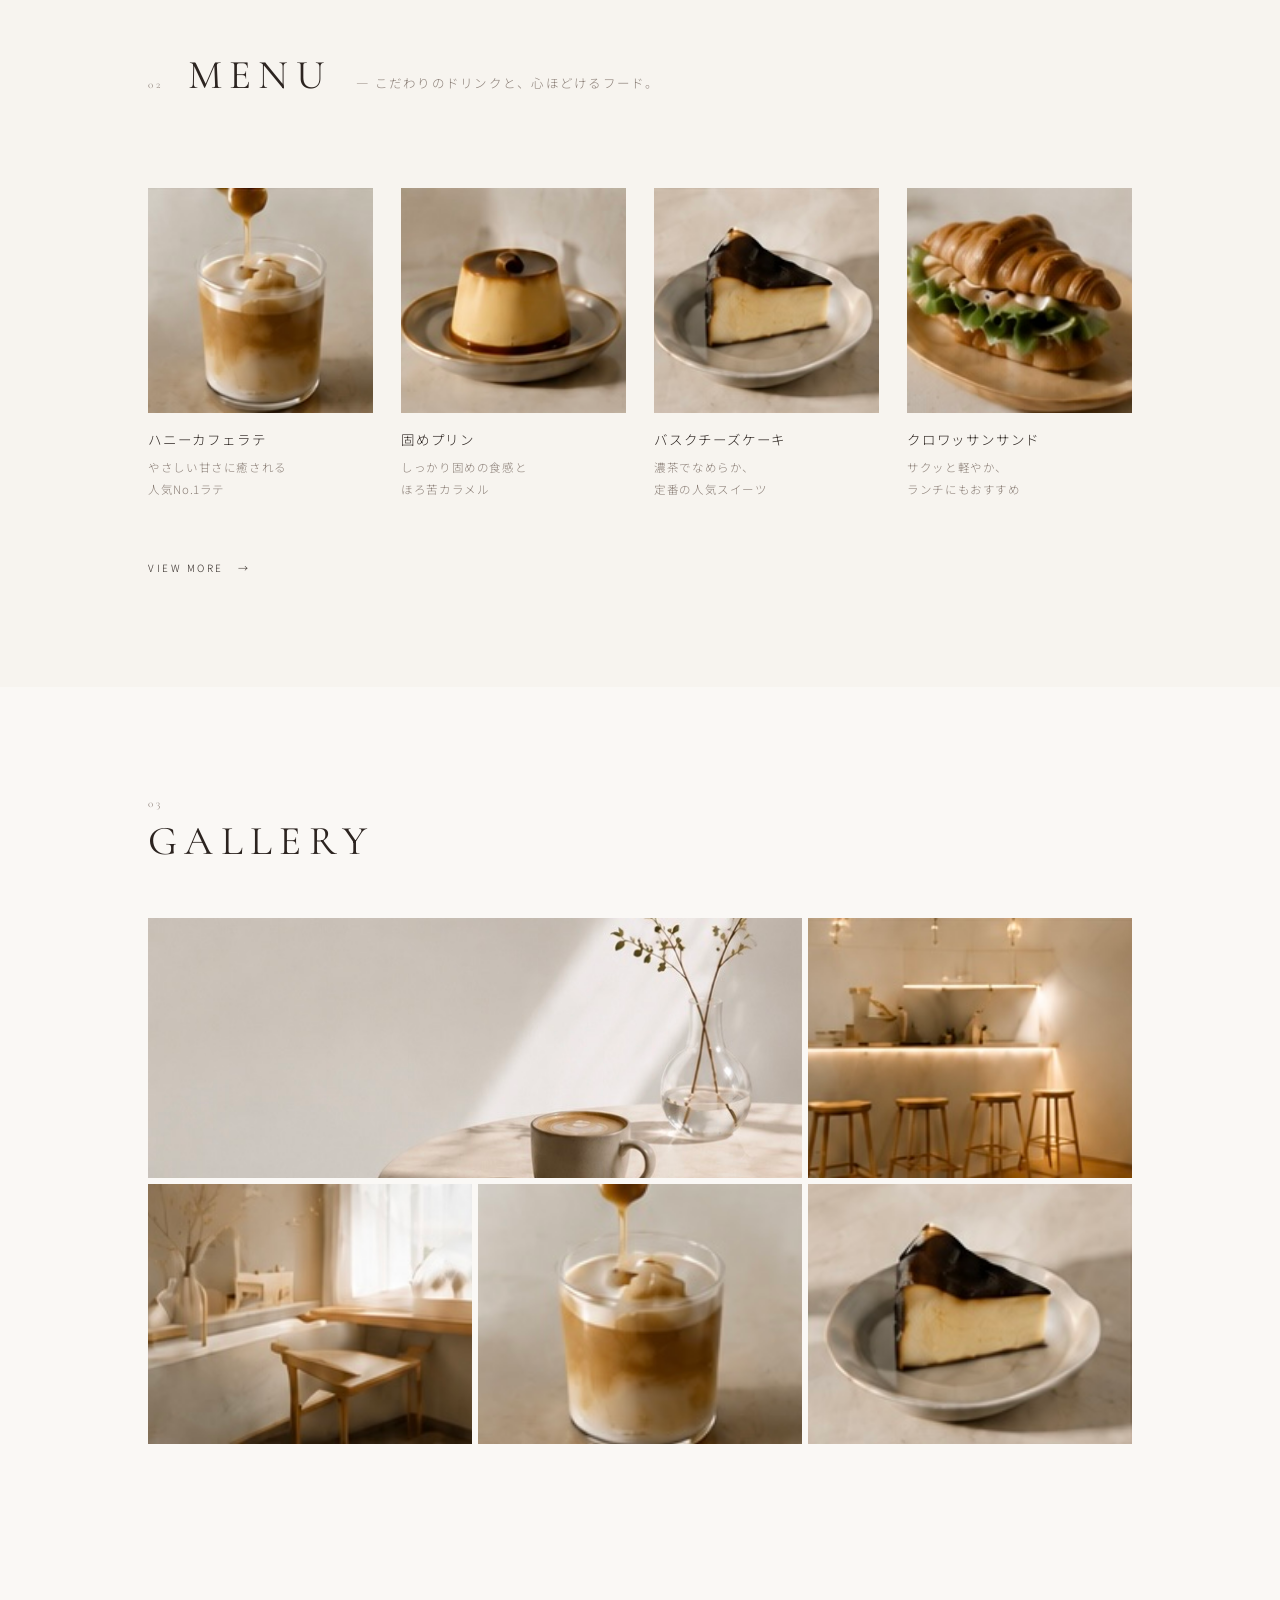
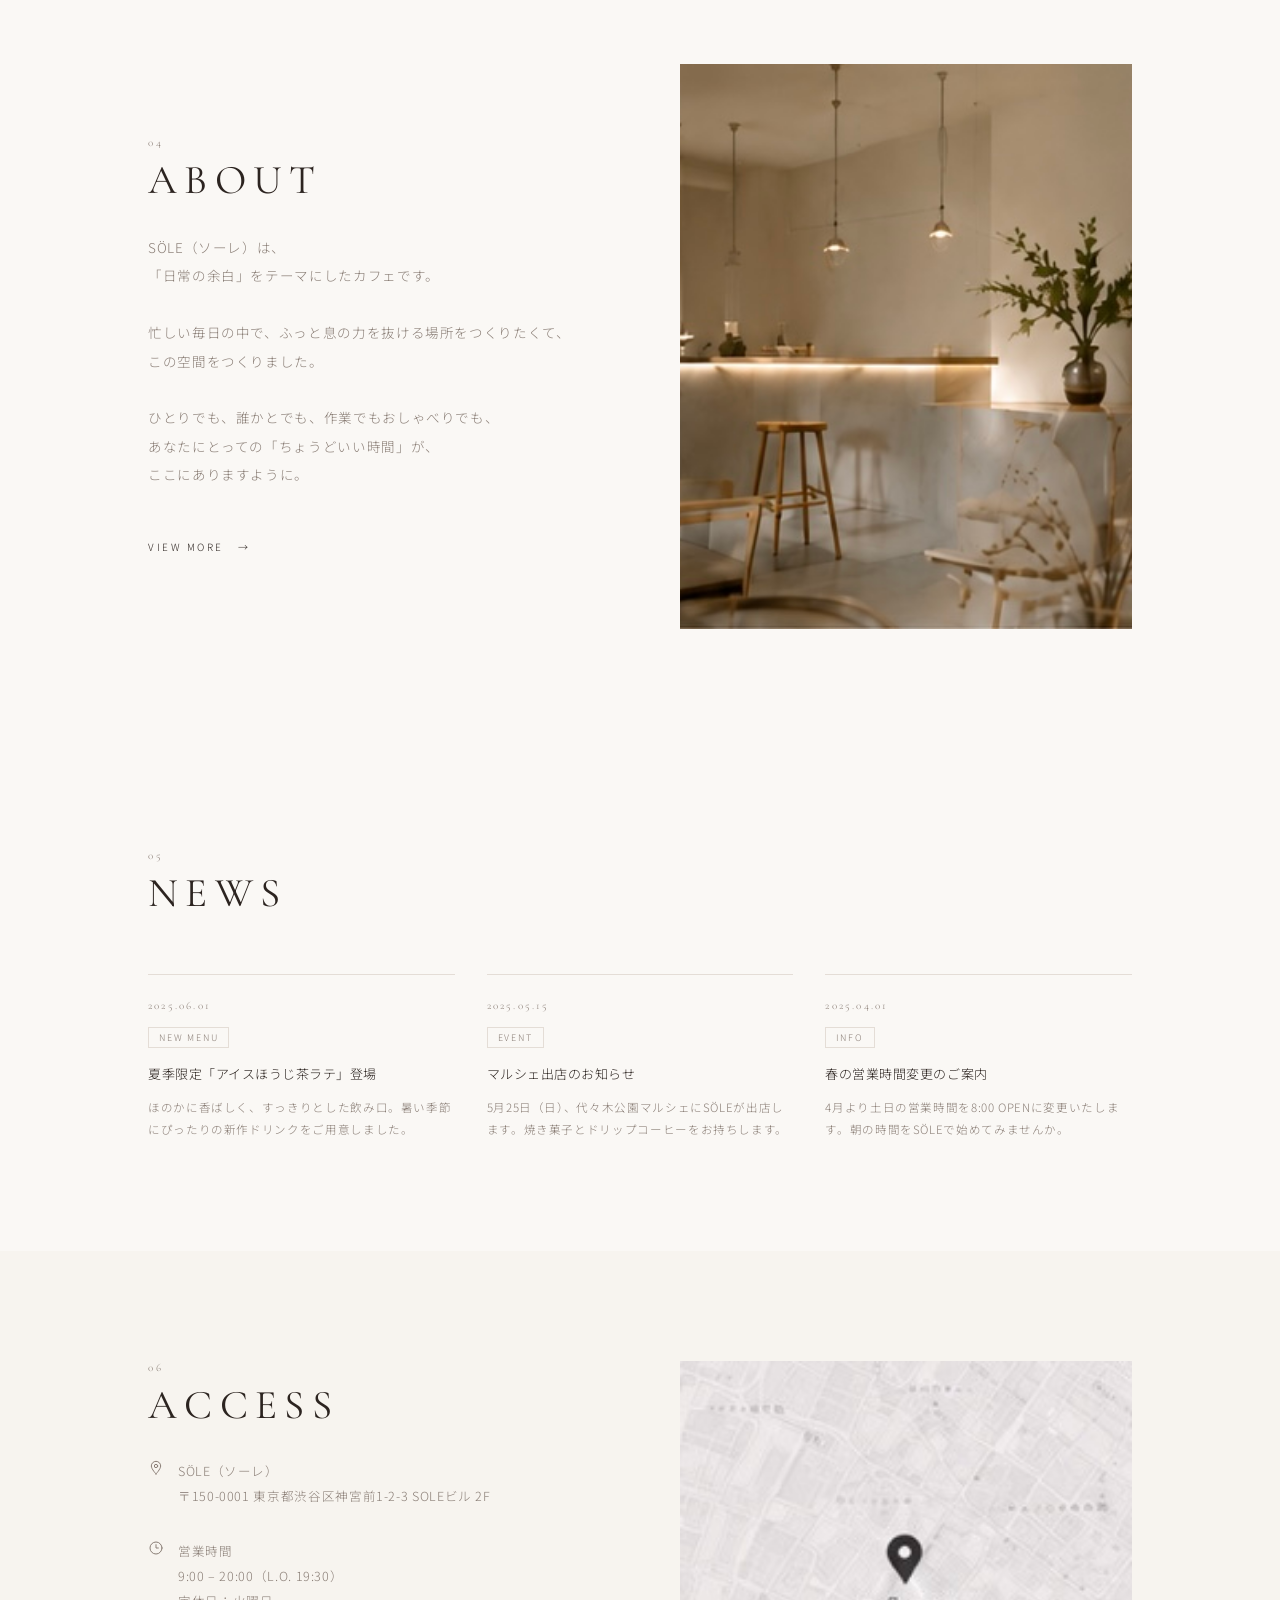
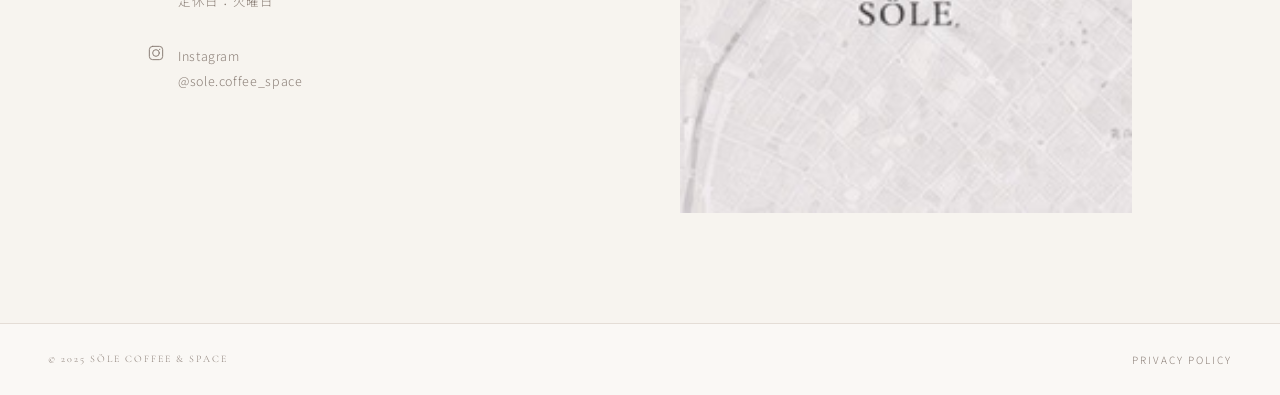
<file: works/008_sole/index.html>
<!DOCTYPE html>
<html lang="ja">
<head>
  <meta charset="UTF-8">
  <meta name="viewport" content="width=device-width, initial-scale=1.0">
  <title>SÖLE COFFEE & SPACE</title>
  <link rel="preconnect" href="https://fonts.googleapis.com">
  <link rel="preconnect" href="https://fonts.gstatic.com" crossorigin>
  <link href="https://fonts.googleapis.com/css2?family=Cormorant+Garamond:ital,wght@0,300;0,400;0,500;1,300&family=Noto+Sans+JP:wght@300;400&display=swap" rel="stylesheet">
  <style>
    *, *::before, *::after { box-sizing: border-box; margin: 0; padding: 0; }

    :root {
      --bg:       #f7f4ef;
      --bg-alt:   #faf8f5;
      --text:     #2c2420;
      --muted:    #8a7e76;
      --border:   #e4ddd6;
      --serif:    'Cormorant Garamond', 'Times New Roman', serif;
      --sans:     'Noto Sans JP', sans-serif;
    }

    html { scroll-behavior: smooth; overflow-x: hidden; }

    body {
      background: var(--bg);
      color: var(--text);
      font-family: var(--sans);
      font-weight: 300;
      letter-spacing: 0.04em;
      -webkit-font-smoothing: antialiased;
      width: 100%;
      overflow-x: hidden;
    }

    img { display: block; width: 100%; height: 100%; object-fit: cover; }

    /* INTRO */
    #intro {
      position: fixed;
      inset: 0;
      z-index: 9999;
      background: var(--bg);
      display: flex;
      flex-direction: column;
      align-items: center;
      justify-content: center;
      gap: 10px;
      animation: introFade 0.9s ease 2s forwards;
      pointer-events: none;
    }
    .intro__name {
      font-family: var(--serif);
      font-size: clamp(36px, 6vw, 72px);
      font-weight: 400;
      letter-spacing: 0.45em;
      color: var(--text);
      opacity: 0;
      animation: introIn 1.1s ease 0.2s forwards;
    }
    .intro__sub {
      font-family: var(--serif);
      font-size: 9px;
      letter-spacing: 0.4em;
      color: var(--muted);
      opacity: 0;
      animation: introIn 1.1s ease 0.6s forwards;
    }
    @keyframes introIn {
      from { opacity: 0; transform: translateY(10px); }
      to   { opacity: 1; transform: none; }
    }
    @keyframes introFade {
      from { opacity: 1; }
      to   { opacity: 0; }
    }

    /* HEADER */
    header {
      position: fixed;
      top: 0; left: 0; right: 0;
      z-index: 200;
      display: flex;
      align-items: center;
      justify-content: space-between;
      padding: 22px 48px;
      transition: background 0.4s, box-shadow 0.4s;
    }
    header.scrolled {
      background: rgba(247, 244, 239, 0.92);
      backdrop-filter: blur(10px);
      box-shadow: 0 1px 0 var(--border);
    }

    .logo { text-decoration: none; color: var(--text); }
    .logo__name {
      display: block;
      font-family: var(--serif);
      font-size: 20px;
      font-weight: 400;
      letter-spacing: 0.25em;
      line-height: 1;
    }
    .logo__sub {
      display: block;
      font-family: var(--serif);
      font-size: 8px;
      letter-spacing: 0.35em;
      color: var(--muted);
      margin-top: 4px;
    }

    nav { display: flex; align-items: center; gap: 36px; }
    nav a {
      font-size: 10px;
      letter-spacing: 0.25em;
      text-decoration: none;
      color: var(--text);
      transition: opacity 0.3s;
    }
    nav a:hover { opacity: 0.4; }

    .nav__ig { display: flex; align-items: center; }
    .nav__ig svg { width: 17px; height: 17px; stroke: var(--text); fill: none; stroke-width: 1.5; }

    .hamburger {
      display: none;
      flex-direction: column;
      gap: 5px;
      cursor: pointer;
      background: none;
      border: none;
      padding: 4px;
    }
    .hamburger span {
      display: block;
      width: 22px;
      height: 1px;
      background: var(--text);
      transition: transform 0.3s, opacity 0.3s;
    }
    .hamburger.open span:nth-child(1) { transform: translateY(6px) rotate(45deg); }
    .hamburger.open span:nth-child(2) { opacity: 0; }
    .hamburger.open span:nth-child(3) { transform: translateY(-6px) rotate(-45deg); }

    .nav__drawer {
      display: none;
      position: fixed;
      inset: 0;
      background: var(--bg);
      z-index: 190;
      flex-direction: column;
      align-items: center;
      justify-content: center;
      gap: 40px;
    }
    .nav__drawer.open { display: flex; }
    .nav__drawer a {
      font-family: var(--serif);
      font-size: 28px;
      letter-spacing: 0.2em;
      text-decoration: none;
      color: var(--text);
    }

    /* HERO desktop */
    .hero {
      height: 100vh;
      min-height: 600px;
      position: relative;
      overflow: hidden;
    }
    .hero__img {
      position: absolute;
      inset: 0;
      width: 100%;
      height: 100%;
      object-fit: cover;
      object-position: center;
    }
    .hero__overlay {
      position: absolute;
      inset: 0;
      background: linear-gradient(to right, rgba(247,244,239,0.72) 35%, rgba(247,244,239,0.1) 75%, transparent 100%);
    }
    .hero__content {
      position: absolute;
      left: 10%;
      bottom: 22%;
    }
    .hero__catch {
      font-family: var(--sans);
      font-size: clamp(30px, 4.2vw, 56px);
      font-weight: 300;
      letter-spacing: 0.06em;
      line-height: 1.65;
      color: var(--text);
      margin-bottom: 44px;
    }
    .hero__btns { display: flex; gap: 14px; }
    .btn {
      display: inline-block;
      padding: 12px 34px;
      font-size: 10px;
      letter-spacing: 0.25em;
      border: 1px solid var(--text);
      color: var(--text);
      text-decoration: none;
      transition: background 0.3s, color 0.3s;
    }
    .btn:hover { background: var(--text); color: var(--bg); }

    /* COMMON SECTION */
    .sec { padding: 110px 0; }
    .sec--alt { background: var(--bg-alt); }

    .sec__num {
      font-family: var(--serif);
      font-size: 11px;
      letter-spacing: 0.3em;
      color: var(--muted);
      margin-bottom: 6px;
    }
    .sec__title {
      font-family: var(--serif);
      font-size: clamp(30px, 3.2vw, 46px);
      font-weight: 400;
      letter-spacing: 0.18em;
      margin-bottom: 28px;
    }
    .sec__body {
      font-size: 13.5px;
      line-height: 2.1;
      color: var(--muted);
      margin-bottom: 44px;
    }
    .view-more {
      font-size: 10px;
      letter-spacing: 0.25em;
      color: var(--text);
      text-decoration: none;
      display: inline-flex;
      align-items: center;
      gap: 14px;
    }
    .view-more::after { content: '→'; }
    .view-more:hover { opacity: 0.4; }

    .inner {
      max-width: 1080px;
      margin: 0 auto;
      padding: 0 48px;
    }

    /* SPACE */
    .space__grid {
      display: grid;
      grid-template-columns: 1fr 1fr;
      gap: 80px;
      align-items: center;
    }
    .space__photos {
      display: grid;
      grid-template-columns: 1.3fr 1fr;
      grid-template-rows: 1fr 1fr;
      gap: 6px;
      height: 420px;
    }
    .space__photo { overflow: hidden; min-height: 0; }
    .space__photo--large { grid-row: 1 / 3; }
    .space__photo img { width: 100%; height: 100%; object-fit: cover; object-position: center center; }

    /* MENU */
    .menu__head {
      display: flex;
      align-items: baseline;
      flex-wrap: wrap;
      gap: 0 24px;
      margin-bottom: 60px;
    }
    .menu__sub { font-size: 12.5px; color: var(--muted); letter-spacing: 0.1em; }
    .menu__grid {
      display: grid;
      grid-template-columns: repeat(4, 1fr);
      gap: 28px;
      margin-bottom: 52px;
    }
    .menu__photo { aspect-ratio: 1; overflow: hidden; margin-bottom: 16px; }
    .menu__photo img { width: 100%; height: 100%; object-fit: cover; object-position: center; }
    .menu__name { font-size: 13.5px; letter-spacing: 0.06em; margin-bottom: 8px; }
    .menu__desc { font-size: 11.5px; line-height: 1.9; color: var(--muted); }

    /* GALLERY */
    .gallery__grid {
      display: grid;
      grid-template-columns: repeat(3, 1fr);
      grid-template-rows: 260px 260px;
      gap: 6px;
    }
    .gallery__item { overflow: hidden; }
    .gallery__item img { width: 100%; height: 100%; object-fit: cover; transition: transform 0.6s ease; }
    .gallery__item:hover img { transform: scale(1.04); }
    .gallery__item--wide { grid-column: span 2; }

    /* NEWS */
    .news__grid {
      display: grid;
      grid-template-columns: repeat(3, 1fr);
      gap: 32px;
      margin-top: 56px;
    }
    .news__item { border-top: 1px solid var(--border); padding-top: 24px; }
    .news__date { font-family: var(--serif); font-size: 11px; letter-spacing: 0.2em; color: var(--muted); margin-bottom: 10px; }
    .news__tag { display: inline-block; font-size: 9px; letter-spacing: 0.2em; border: 1px solid var(--border); padding: 3px 10px; color: var(--muted); margin-bottom: 14px; }
    .news__title { font-size: 13px; line-height: 1.8; letter-spacing: 0.04em; margin-bottom: 12px; }
    .news__body { font-size: 11.5px; line-height: 1.9; color: var(--muted); }

    /* ABOUT */
    .about__grid { display: grid; grid-template-columns: 1fr 1fr; gap: 80px; align-items: center; }
    .about__photo { aspect-ratio: 4/5; overflow: hidden; }
    .about__photo img { width: 100%; height: 100%; object-fit: cover; object-position: center; }

    /* ACCESS */
    .access__grid { display: grid; grid-template-columns: 1fr 1fr; gap: 80px; align-items: start; }
    .access__info { display: flex; flex-direction: column; gap: 30px; margin-top: 8px; }
    .access__row { display: flex; gap: 14px; align-items: flex-start; }
    .access__icon { display: flex; align-items: flex-start; padding-top: 2px; }
    .access__icon svg { width: 16px; height: 16px; flex-shrink: 0; color: var(--muted); }
    .access__label { font-size: 12.5px; line-height: 2; color: var(--muted); }
    .access__label a { color: var(--muted); text-decoration: none; }
    .access__label a:hover { opacity: 0.6; }
    .access__map { aspect-ratio: 1; overflow: hidden; }
    .access__map img { width: 100%; height: 100%; object-fit: cover; }

    /* FOOTER */
    footer {
      background: var(--bg-alt);
      border-top: 1px solid var(--border);
      padding: 28px 48px;
      display: flex;
      justify-content: space-between;
      align-items: center;
    }
    .footer__copy { font-family: var(--serif); font-size: 10px; letter-spacing: 0.2em; color: var(--muted); }
    .footer__link { font-size: 10px; letter-spacing: 0.2em; color: var(--muted); text-decoration: none; }
    .footer__link:hover { opacity: 0.6; }

    /* FADE IN */
    .fade { opacity: 0; transform: translateY(24px); transition: opacity 0.8s ease, transform 0.8s ease; }
    .fade.visible { opacity: 1; transform: none; }
    .fade-delay-1 { transition-delay: 0.15s; }
    .fade-delay-2 { transition-delay: 0.3s; }
    .fade-delay-3 { transition-delay: 0.45s; }

    /* RESPONSIVE: tablet */
    @media (max-width: 900px) {
      header { padding: 18px 24px; }
      nav { display: none; }
      .hamburger { display: flex; }

      .inner { padding: 0 24px; }
      .sec { padding: 72px 0; }

      /* hero mobile */
      .hero { height: auto; min-height: 0; display: block; }
      .hero__img { position: relative; inset: auto; width: 100vw; max-width: 100%; height: auto; object-fit: fill; }
      .hero__overlay { display: none; }
      .hero__content { position: relative; left: auto; bottom: auto; padding: 36px 24px 28px; background: var(--bg); }
      .hero__catch { font-size: 28px; margin-bottom: 28px; }
      .hero__btns { gap: 12px; }

      .space__grid,
      .about__grid,
      .access__grid { grid-template-columns: 1fr; gap: 36px; }
      .space__photos { order: -1; height: 320px; }

      .menu__grid { grid-template-columns: repeat(2, 1fr); gap: 20px; }
      .menu__sub { display: none; }

      .gallery__grid { grid-template-columns: 1fr 1fr; grid-template-rows: 200px 200px 200px; }
      .gallery__item--wide { grid-column: span 2; }

      .news__grid { grid-template-columns: 1fr; gap: 0; }
      .news__item { padding: 20px 0; }

      .about__photo { aspect-ratio: 3/2; }
      .access__map { aspect-ratio: 4/3; }

      footer { padding: 24px; flex-direction: column; gap: 10px; text-align: center; }
    }

    /* RESPONSIVE: small phone */
    @media (max-width: 480px) {
      .inner { padding: 0 20px; }
      .sec { padding: 52px 0; }

      .hero__content { padding: 28px 20px 24px; }
      .hero__catch { font-size: 24px; margin-bottom: 24px; }

      .space__photos { height: 240px; }

      .menu__grid { gap: 16px; }
      .menu__name { font-size: 12px; }
      .menu__desc { font-size: 10.5px; }

      .gallery__grid { grid-template-columns: 1fr; grid-template-rows: repeat(5, 220px); }
      .gallery__item--wide { grid-column: 1; }

      .news__grid { margin-top: 36px; }

      .sec__title { font-size: 28px; }
      .sec__body { font-size: 13px; }
    }
  </style>
</head>
<body>

  <div id="intro" aria-hidden="true">
    <span class="intro__name">SÖLE</span>
    <span class="intro__sub">COFFEE &amp; SPACE</span>
  </div>

  <header id="header">
    <a href="#top" class="logo">
      <span class="logo__name">SÖLE</span>
      <span class="logo__sub">COFFEE &amp; SPACE</span>
    </a>
    <nav>
      <a href="#about">ABOUT</a>
      <a href="#menu">MENU</a>
      <a href="#space">SPACE</a>
      <a href="#news">NEWS</a>
      <a href="#access">ACCESS</a>
      <a href="https://instagram.com/sole.coffee_space" target="_blank" rel="noopener" class="nav__ig" aria-label="Instagram">
        <svg viewBox="0 0 24 24"><rect x="2" y="2" width="20" height="20" rx="5"/><circle cx="12" cy="12" r="5"/><circle cx="17.5" cy="6.5" r="1" fill="currentColor" stroke="none"/></svg>
      </a>
    </nav>
    <button class="hamburger" id="hamburger" aria-label="メニュー">
      <span></span><span></span><span></span>
    </button>
  </header>

  <div class="nav__drawer" id="drawer">
    <a href="#about" class="drawer__link">ABOUT</a>
    <a href="#menu" class="drawer__link">MENU</a>
    <a href="#space" class="drawer__link">SPACE</a>
    <a href="#news" class="drawer__link">NEWS</a>
    <a href="#access" class="drawer__link">ACCESS</a>
  </div>

  <section class="hero" id="top">
    <picture>
    <source media="(max-width: 900px)" srcset="photos/DA93F25C-AD0A-40A0-8BD4-FF1BBFEC6BCD.PNG">
    <img src="photos/hero.jpg" class="hero__img" alt="SÖLE COFFEE &amp; SPACE">
  </picture>
    <div class="hero__overlay"></div>
    <div class="hero__content">
      <h1 class="hero__catch fade visible">日常に、<br>少しだけ余白を。</h1>
      <div class="hero__btns fade visible fade-delay-1">
        <a href="#menu" class="btn">MENU</a>
        <a href="#access" class="btn">ACCESS</a>
      </div>
    </div>
  </section>

  <section class="sec sec--alt" id="space">
    <div class="inner">
      <div class="space__grid">
        <div class="space__text fade">
          <p class="sec__num">01</p>
          <h2 class="sec__title">SPACE</h2>
          <p class="sec__body">
            白・ベージュ・グレーを基調に、<br>
            木の温かみとやわらかな光が調和する空間。<br>
            ひとりでも、誰かとでも、<br>
            あなたの「ちょうどいい時間」を。
          </p>
          <a href="#" class="view-more">VIEW MORE</a>
        </div>
        <div class="space__photos fade fade-delay-1">
          <div class="space__photo space__photo--large">
            <img src="photos/space-1.jpg" alt="カフェ内観" loading="lazy">
          </div>
          <div class="space__photo">
            <img src="photos/space-2.jpg" alt="カフェ内観" loading="lazy">
          </div>
          <div class="space__photo">
            <img src="photos/space-3.jpg" alt="カフェ内観" loading="lazy">
          </div>
        </div>
      </div>
    </div>
  </section>

  <section class="sec" id="menu">
    <div class="inner">
      <div class="menu__head fade">
        <p class="sec__num">02</p>
        <h2 class="sec__title">MENU</h2>
        <span class="menu__sub">— こだわりのドリンクと、心ほどけるフード。</span>
      </div>
      <div class="menu__grid">
        <div class="menu__item fade">
          <div class="menu__photo"><img src="photos/menu-1.jpg" alt="ハニーカフェラテ" loading="lazy"></div>
          <p class="menu__name">ハニーカフェラテ</p>
          <p class="menu__desc">やさしい甘さに癒される<br>人気No.1ラテ</p>
        </div>
        <div class="menu__item fade fade-delay-1">
          <div class="menu__photo"><img src="photos/menu-2.jpg" alt="固めプリン" loading="lazy"></div>
          <p class="menu__name">固めプリン</p>
          <p class="menu__desc">しっかり固めの食感と<br>ほろ苦カラメル</p>
        </div>
        <div class="menu__item fade fade-delay-2">
          <div class="menu__photo"><img src="photos/menu-3.jpg" alt="バスクチーズケーキ" loading="lazy"></div>
          <p class="menu__name">バスクチーズケーキ</p>
          <p class="menu__desc">濃茶でなめらか、<br>定番の人気スイーツ</p>
        </div>
        <div class="menu__item fade fade-delay-3">
          <div class="menu__photo"><img src="photos/menu-4.jpg" alt="クロワッサンサンド" loading="lazy"></div>
          <p class="menu__name">クロワッサンサンド</p>
          <p class="menu__desc">サクッと軽やか、<br>ランチにもおすすめ</p>
        </div>
      </div>
      <a href="#" class="view-more fade">VIEW MORE</a>
    </div>
  </section>

  <section class="sec sec--alt" id="gallery">
    <div class="inner">
      <div class="fade" style="margin-bottom:52px;">
        <p class="sec__num">03</p>
        <h2 class="sec__title">GALLERY</h2>
      </div>
      <div class="gallery__grid">
        <div class="gallery__item gallery__item--wide fade">
          <img src="photos/hero.jpg" alt="カフェ内観" loading="lazy">
        </div>
        <div class="gallery__item fade fade-delay-1">
          <img src="photos/space-1.jpg" alt="カフェ内観" loading="lazy">
        </div>
        <div class="gallery__item fade">
          <img src="photos/space-2.jpg" alt="カフェ内観" loading="lazy">
        </div>
        <div class="gallery__item fade fade-delay-1">
          <img src="photos/menu-1.jpg" alt="ドリンク" loading="lazy">
        </div>
        <div class="gallery__item fade fade-delay-2">
          <img src="photos/menu-3.jpg" alt="スイーツ" loading="lazy">
        </div>
      </div>
    </div>
  </section>

  <section class="sec sec--alt" id="about">
    <div class="inner">
      <div class="about__grid">
        <div class="about__text fade">
          <p class="sec__num">04</p>
          <h2 class="sec__title">ABOUT</h2>
          <p class="sec__body">
            SÖLE（ソーレ）は、<br>
            「日常の余白」をテーマにしたカフェです。<br><br>
            忙しい毎日の中で、ふっと息の力を抜ける場所をつくりたくて、<br>
            この空間をつくりました。<br><br>
            ひとりでも、誰かとでも、作業でもおしゃべりでも、<br>
            あなたにとっての「ちょうどいい時間」が、<br>
            ここにありますように。
          </p>
          <a href="#" class="view-more">VIEW MORE</a>
        </div>
        <div class="about__photo fade fade-delay-1">
          <img src="photos/about.jpg" alt="店内の様子" loading="lazy">
        </div>
      </div>
    </div>
  </section>

  <section class="sec sec--alt" id="news">
    <div class="inner">
      <div class="fade">
        <p class="sec__num">05</p>
        <h2 class="sec__title">NEWS</h2>
      </div>
      <div class="news__grid">
        <div class="news__item fade">
          <p class="news__date">2025.06.01</p>
          <span class="news__tag">NEW MENU</span>
          <p class="news__title">夏季限定「アイスほうじ茶ラテ」登場</p>
          <p class="news__body">ほのかに香ばしく、すっきりとした飲み口。暑い季節にぴったりの新作ドリンクをご用意しました。</p>
        </div>
        <div class="news__item fade fade-delay-1">
          <p class="news__date">2025.05.15</p>
          <span class="news__tag">EVENT</span>
          <p class="news__title">マルシェ出店のお知らせ</p>
          <p class="news__body">5月25日（日）、代々木公園マルシェにSÖLEが出店します。焼き菓子とドリップコーヒーをお持ちします。</p>
        </div>
        <div class="news__item fade fade-delay-2">
          <p class="news__date">2025.04.01</p>
          <span class="news__tag">INFO</span>
          <p class="news__title">春の営業時間変更のご案内</p>
          <p class="news__body">4月より土日の営業時間を8:00 OPENに変更いたします。朝の時間をSÖLEで始めてみませんか。</p>
        </div>
      </div>
    </div>
  </section>

  <section class="sec" id="access">
    <div class="inner">
      <div class="access__grid">
        <div class="fade">
          <p class="sec__num">06</p>
          <h2 class="sec__title">ACCESS</h2>
          <div class="access__info">
            <div class="access__row">
              <span class="access__icon">
                <svg viewBox="0 0 24 24" fill="none" stroke="currentColor" stroke-width="1.5" stroke-linecap="round" stroke-linejoin="round"><path d="M12 21C12 21 5 13.5 5 9a7 7 0 1 1 14 0c0 4.5-7 12-7 12z"/><circle cx="12" cy="9" r="2.5"/></svg>
              </span>
              <p class="access__label">
                SÖLE（ソーレ）<br>
                〒150-0001 東京都渋谷区神宮前1-2-3 SOLEビル 2F
              </p>
            </div>
            <div class="access__row">
              <span class="access__icon">
                <svg viewBox="0 0 24 24" fill="none" stroke="currentColor" stroke-width="1.5" stroke-linecap="round" stroke-linejoin="round"><circle cx="12" cy="12" r="9"/><polyline points="12 7 12 12 15.5 12"/></svg>
              </span>
              <p class="access__label">
                営業時間<br>
                9:00 – 20:00（L.O. 19:30）<br>
                定休日：火曜日
              </p>
            </div>
            <div class="access__row">
              <span class="access__icon">
                <svg viewBox="0 0 24 24" fill="none" stroke="currentColor" stroke-width="1.5" stroke-linecap="round" stroke-linejoin="round"><rect x="2" y="2" width="20" height="20" rx="5"/><circle cx="12" cy="12" r="5"/><circle cx="17.5" cy="6.5" r="1" fill="currentColor" stroke="none"/></svg>
              </span>
              <p class="access__label">
                Instagram<br>
                <a href="https://instagram.com/sole.coffee_space" target="_blank" rel="noopener">@sole.coffee_space</a>
              </p>
            </div>
          </div>
        </div>
        <div class="access__map fade fade-delay-1">
          <img src="photos/map.jpg" alt="アクセスマップ" loading="lazy">
        </div>
      </div>
    </div>
  </section>

  <footer>
    <p class="footer__copy">© 2025 SÖLE COFFEE &amp; SPACE</p>
    <a href="#" class="footer__link">PRIVACY POLICY</a>
  </footer>

  <script>
    // Remove intro overlay after fade
    const intro = document.getElementById("intro");
    intro.addEventListener("animationend", e => {
      if (e.animationName === "introFade") intro.remove();
    });

    const header = document.getElementById('header');
    window.addEventListener('scroll', () => {
      header.classList.toggle('scrolled', window.scrollY > 40);
    }, { passive: true });

    const hamburger = document.getElementById('hamburger');
    const drawer = document.getElementById('drawer');
    hamburger.addEventListener('click', () => {
      hamburger.classList.toggle('open');
      drawer.classList.toggle('open');
    });
    drawer.querySelectorAll('a').forEach(a => {
      a.addEventListener('click', () => {
        hamburger.classList.remove('open');
        drawer.classList.remove('open');
      });
    });

    const observer = new IntersectionObserver((entries) => {
      entries.forEach(e => { if (e.isIntersecting) { e.target.classList.add('visible'); observer.unobserve(e.target); } });
    }, { threshold: 0.12 });
    document.querySelectorAll('.fade').forEach(el => observer.observe(el));
  </script>
</body>
</html>
</file>
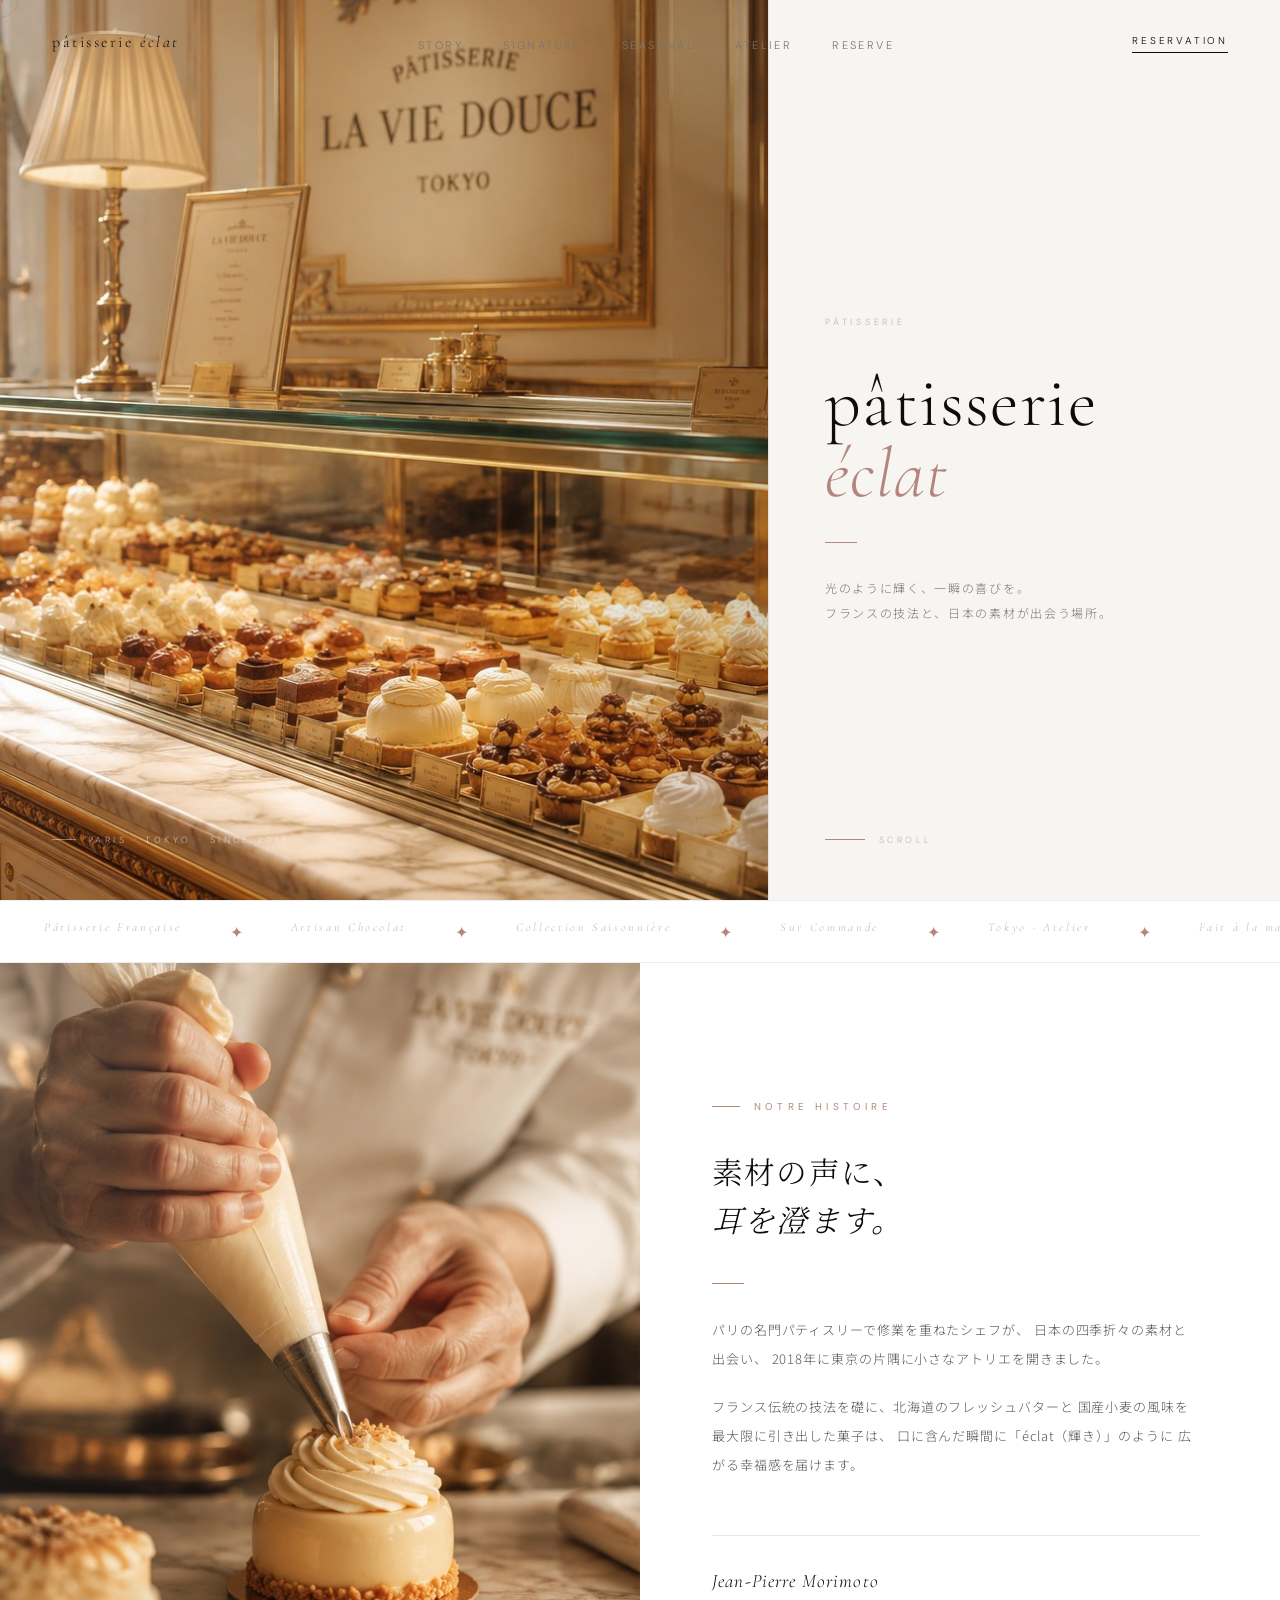
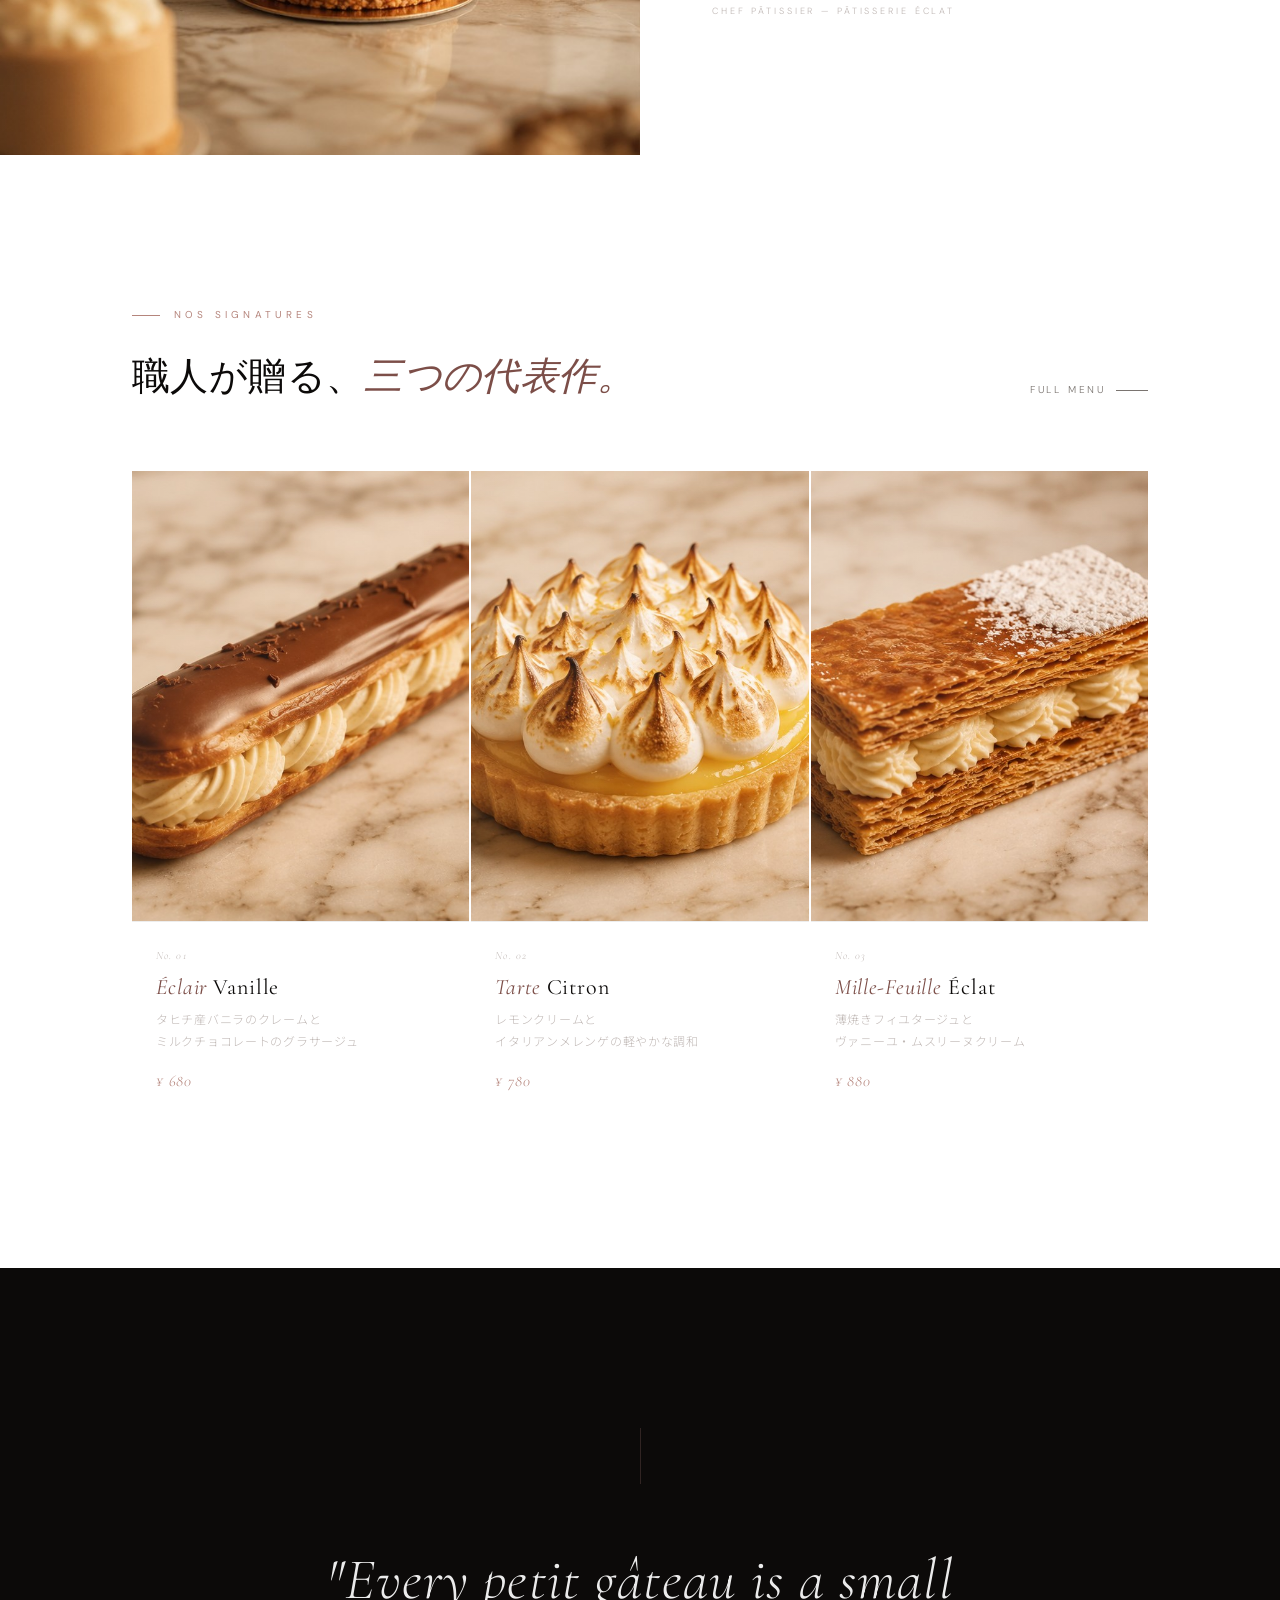
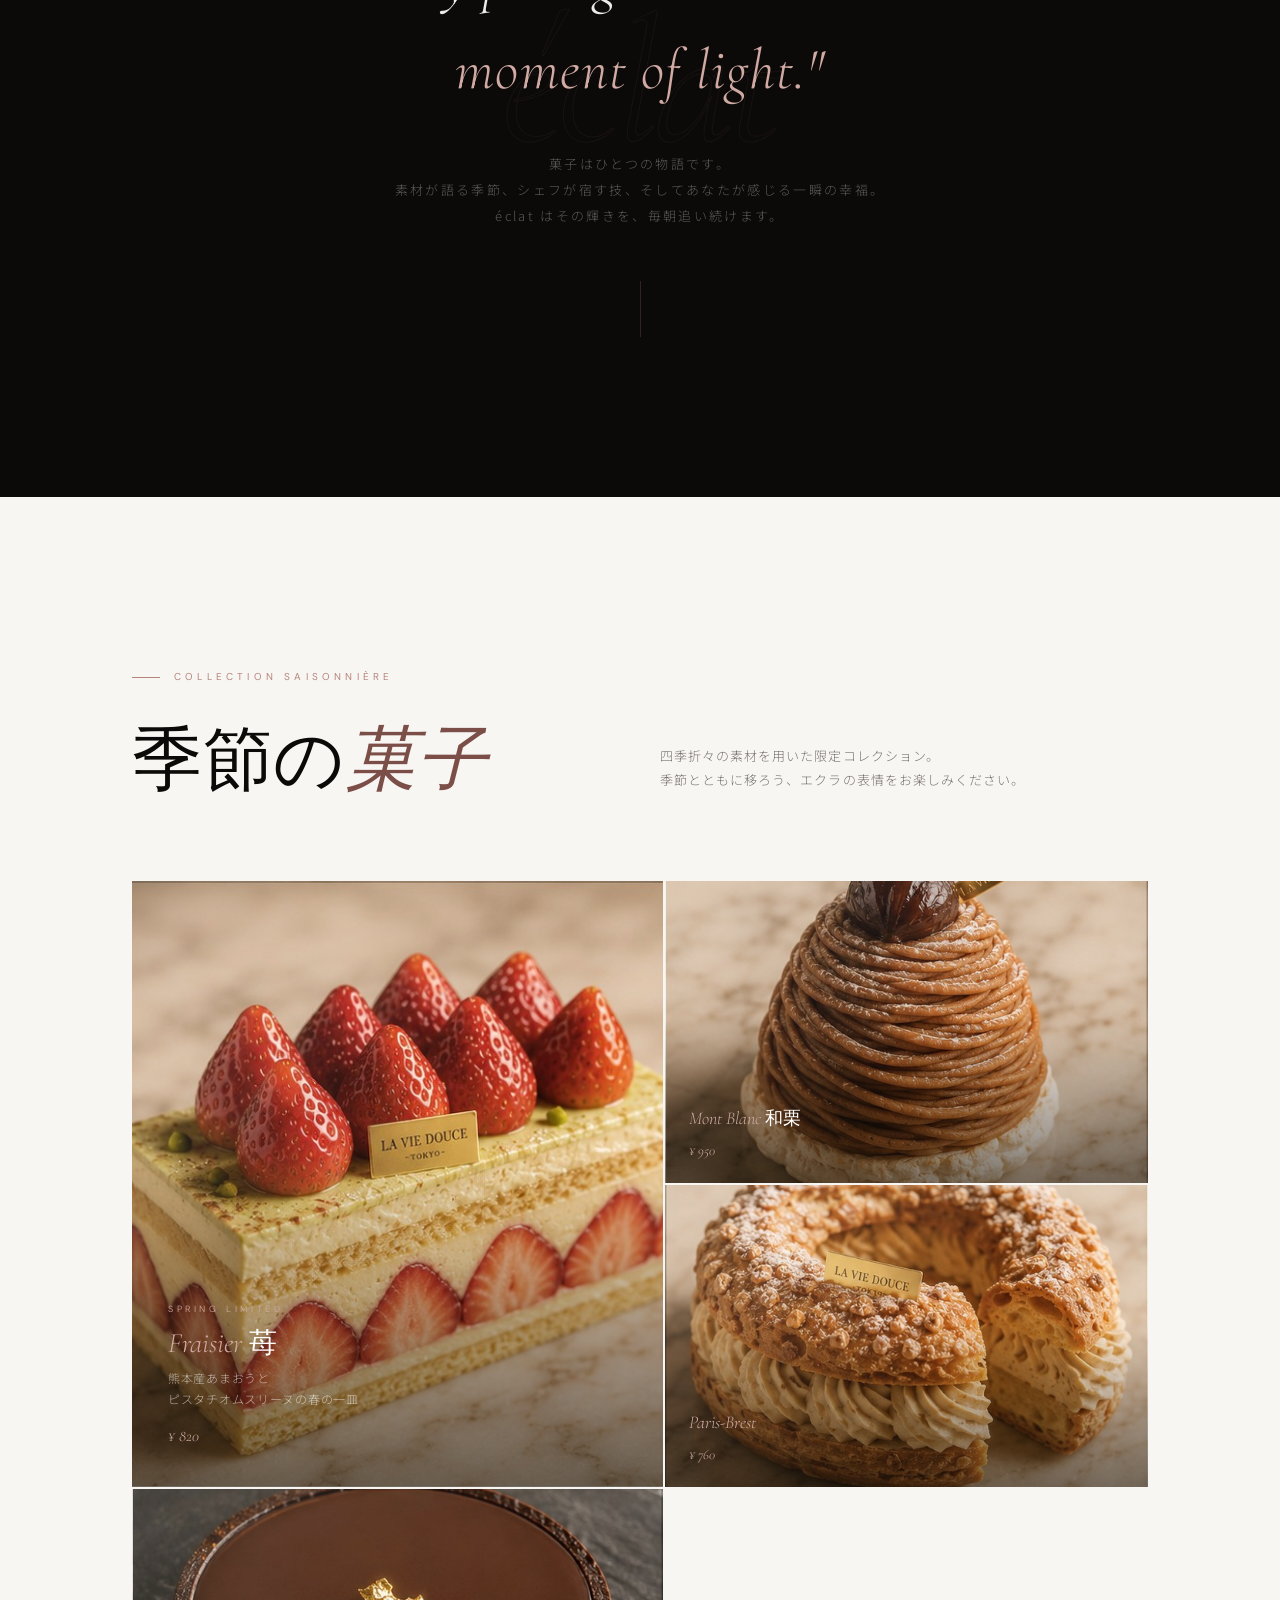
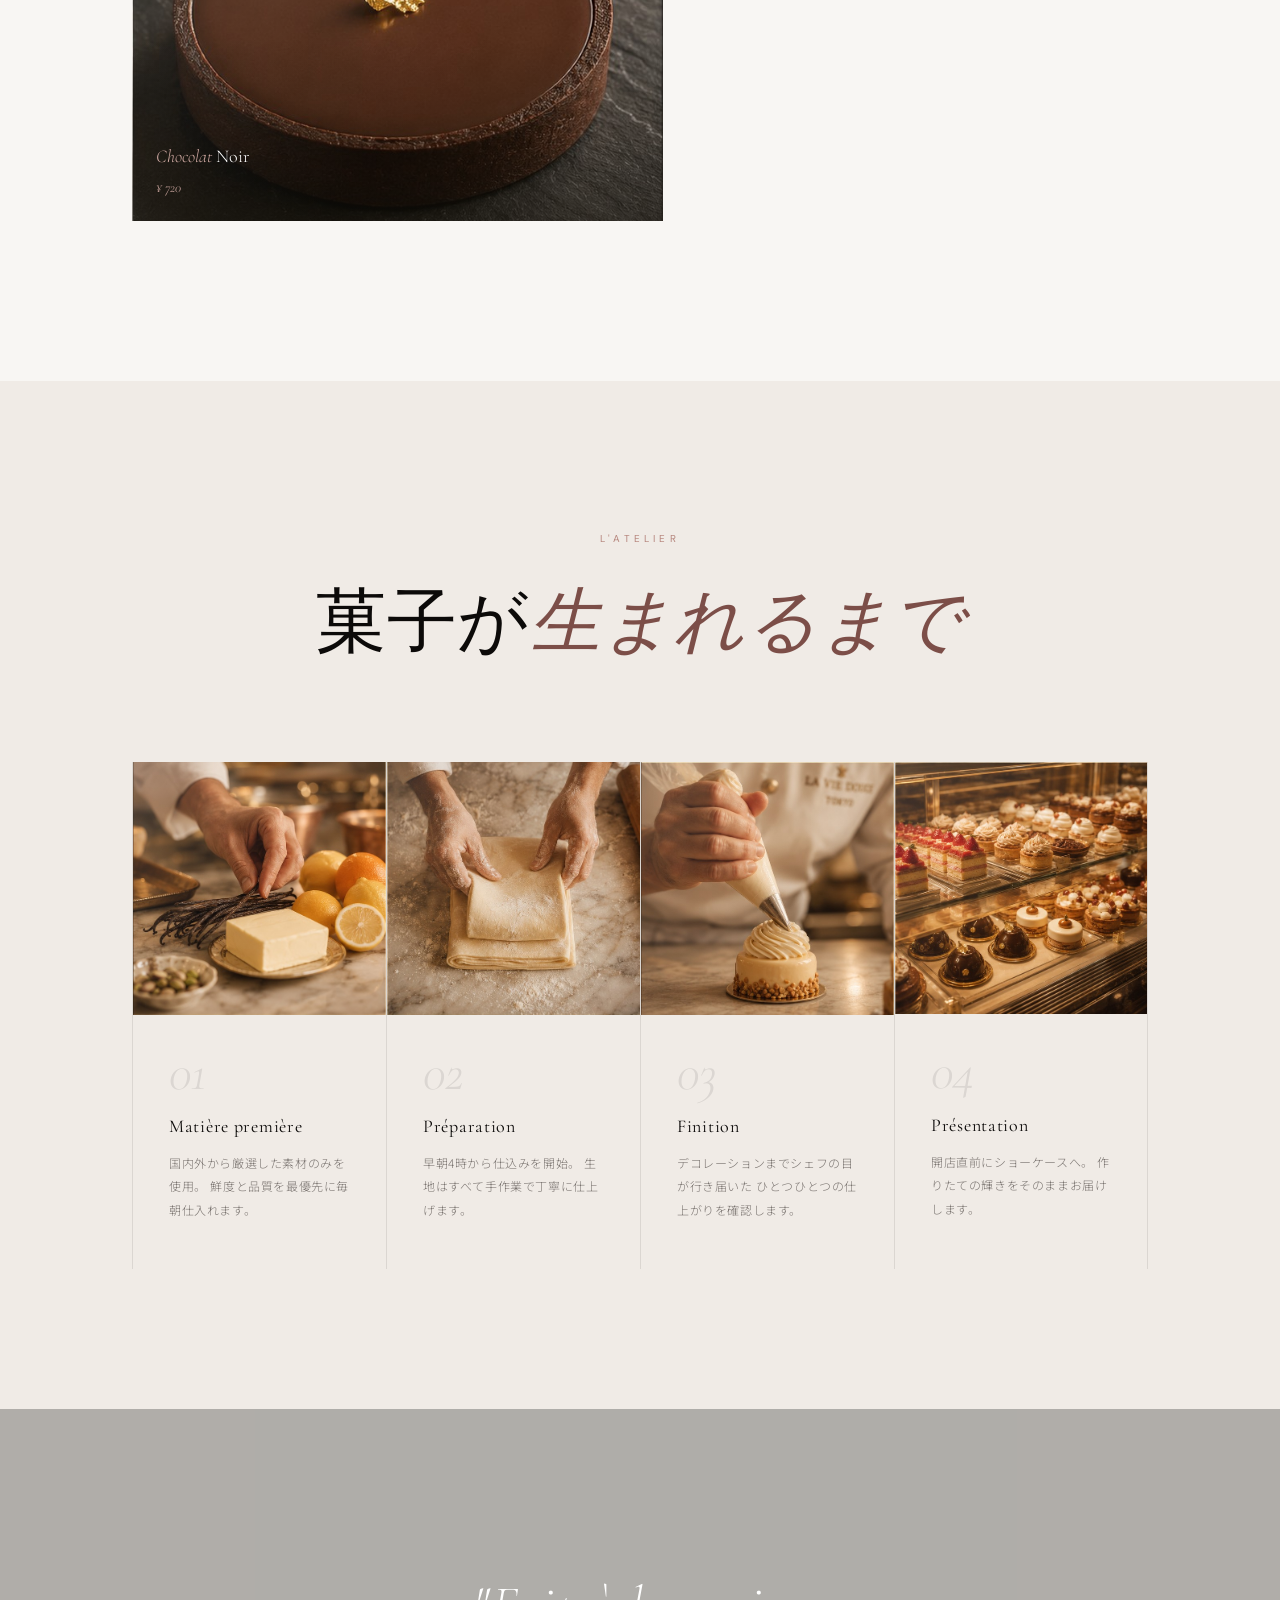
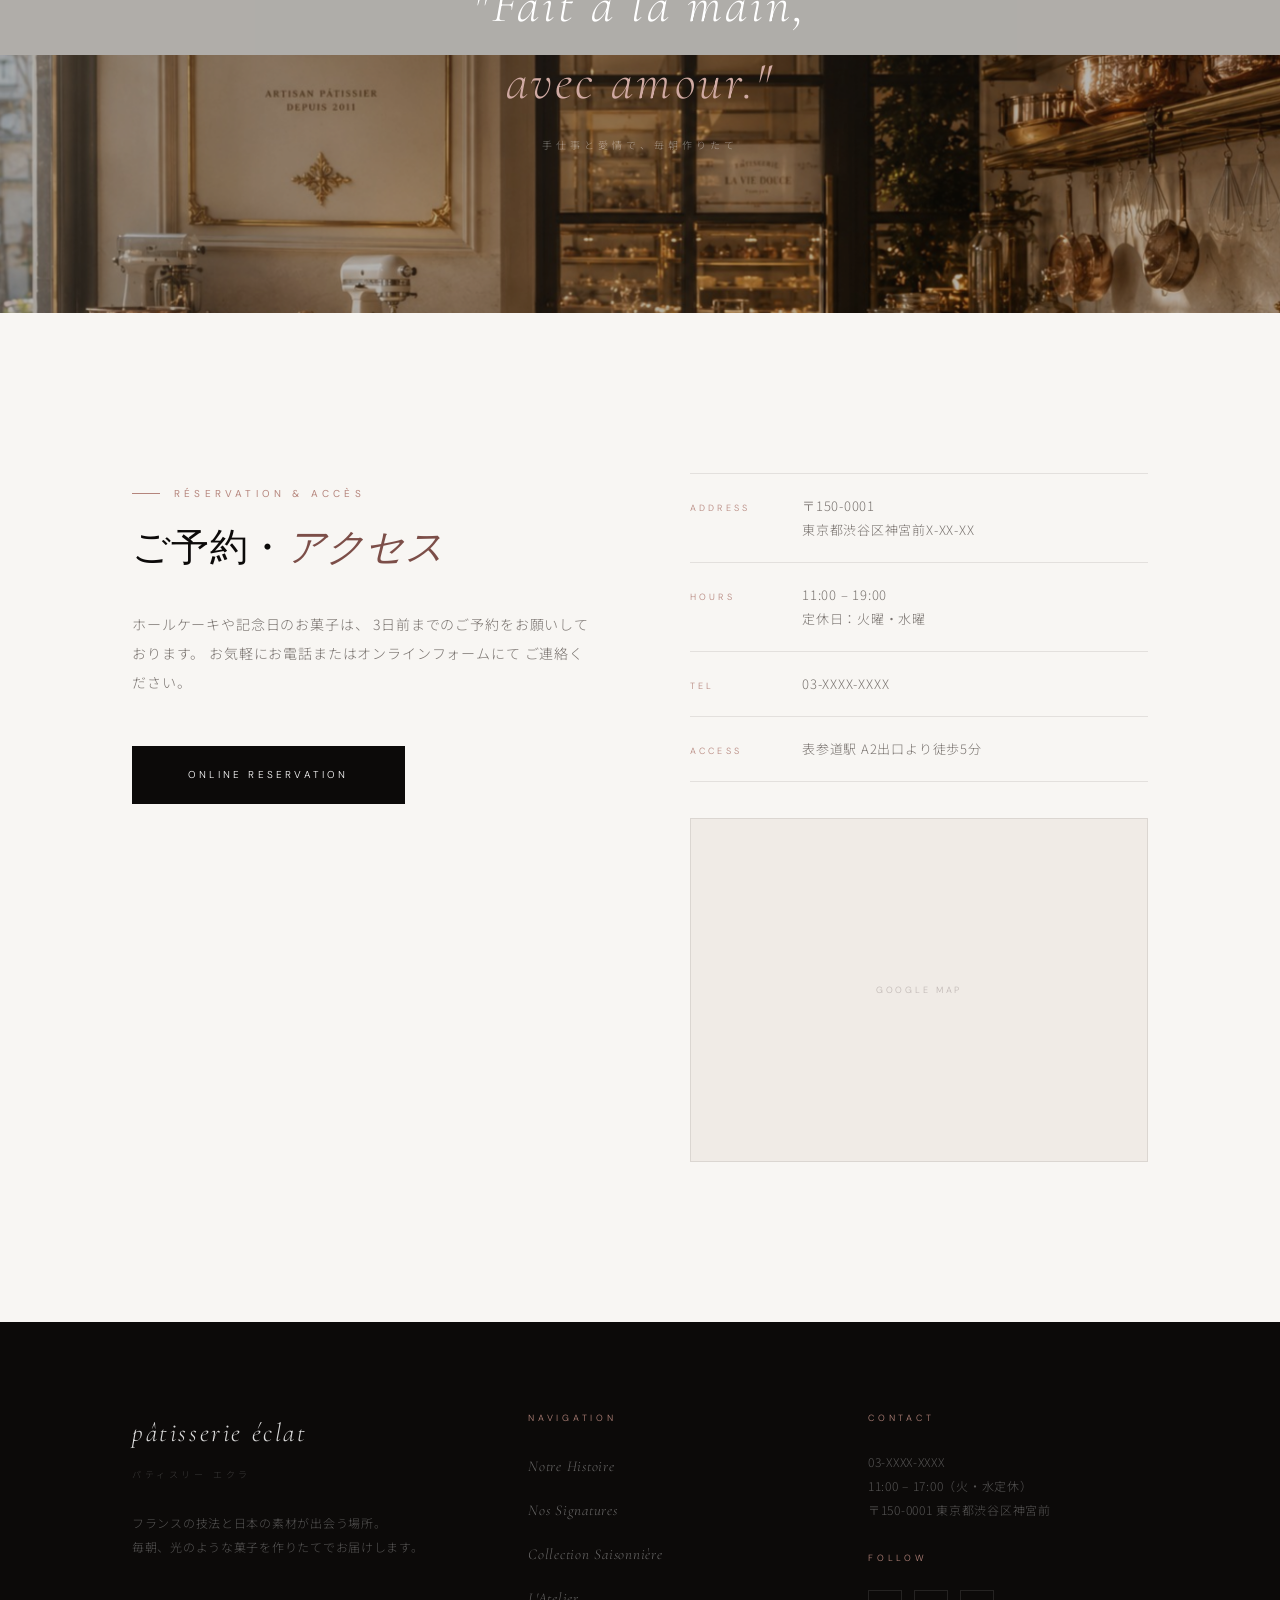
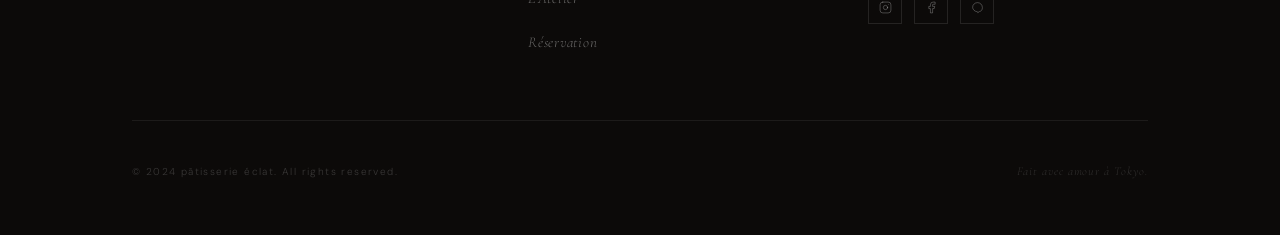
<file: works/eclat/index.html>
<!DOCTYPE html>
<html lang="ja">
<head>
  <meta charset="UTF-8">
  <meta name="viewport" content="width=device-width, initial-scale=1.0">
  <title>pâtisserie éclat | パティスリー エクラ</title>
  <link rel="preconnect" href="https://fonts.googleapis.com">
  <link rel="preconnect" href="https://fonts.gstatic.com" crossorigin>
  <link href="https://fonts.googleapis.com/css2?family=Cormorant+Garamond:ital,wght@0,300;0,400;0,500;1,300;1,400;1,500&family=DM+Sans:wght@300;400;500&family=Noto+Sans+JP:wght@300;400&family=Noto+Serif+JP:wght@200;300&display=swap" rel="stylesheet">

  <style>
  /* ==============================================
     RESET
  =============================================== */
  *, *::before, *::after { box-sizing: border-box; margin: 0; padding: 0; }
  html { scroll-behavior: smooth; }

  /* Subtle grain — Korean luxury texture */
  body::after {
    content: '';
    position: fixed; inset: 0;
    pointer-events: none; z-index: 9996;
    opacity: .028;
    background-image: url("data:image/svg+xml,%3Csvg xmlns='http://www.w3.org/2000/svg' width='300' height='300'%3E%3Cfilter id='n'%3E%3CfeTurbulence type='fractalNoise' baseFrequency='.75' numOctaves='4' stitchTiles='stitch'/%3E%3C/filter%3E%3Crect width='300' height='300' filter='url(%23n)'/%3E%3C/svg%3E");
    background-size: 300px 300px;
  }

  :root {
    --cream:   #F8F6F3;
    --cream2:  #F0EBE6;
    --dark:    #0C0A09;
    --gold:    #B5857C;
    --gold-l:  #D0AAA3;
    --gold-d:  #7C4E48;
    --muted:   #7A7470;
    --faint:   #C0B8B5;
    --border:  rgba(12,10,9,0.09);
    --serif:   'Cormorant Garamond', 'Times New Roman', serif;
    --ui:      'DM Sans', 'Noto Sans JP', sans-serif;
    --jp:      'Noto Sans JP', sans-serif;
    --jp-serif:'Noto Serif JP', serif;
  }

  body {
    font-family: var(--jp);
    background: var(--cream);
    color: var(--dark);
    font-weight: 300;
    line-height: 1.8;
    -webkit-font-smoothing: antialiased;
    overflow-x: hidden;
    cursor: none;
  }

  img { display: block; width: 100%; height: 100%; object-fit: cover; }

  /* ==============================================
     CURSOR
  =============================================== */
  .c-dot, .c-ring {
    position: fixed;
    top: 0; left: 0;
    border-radius: 50%;
    pointer-events: none;
    z-index: 9999;
    will-change: transform;
  }
  .c-dot {
    width: 5px; height: 5px;
    background: var(--gold);
    margin: -2.5px 0 0 -2.5px;
    transition: opacity 0.3s;
  }
  .c-ring {
    width: 36px; height: 36px;
    border: 1px solid rgba(181,133,124,0.5);
    margin: -18px 0 0 -18px;
    transition: width 0.3s, height 0.3s, margin 0.3s, border-color 0.3s, opacity 0.3s;
  }
  .c-ring.hover {
    width: 56px; height: 56px;
    margin: -28px 0 0 -28px;
    border-color: var(--gold);
  }

  /* ==============================================
     PAGE INTRO
  =============================================== */
  .intro {
    position: fixed;
    inset: 0;
    z-index: 9000;
    background: var(--dark);
    display: flex;
    align-items: center;
    justify-content: center;
    pointer-events: none;
  }
  .intro__name {
    font-family: var(--serif);
    font-size: clamp(20px, 3vw, 36px);
    font-weight: 300;
    font-style: italic;
    letter-spacing: 0.18em;
    color: rgba(255,255,255,0.0);
    transition: color 0.6s ease 0.3s;
  }
  .intro.running .intro__name { color: rgba(255,255,255,0.65); }
  .intro__line {
    position: absolute;
    bottom: 0; left: 0;
    height: 2px;
    background: var(--gold);
    width: 0%;
    transition: width 1.0s cubic-bezier(0.77,0,0.18,1) 0.1s;
  }
  .intro.running .intro__line { width: 100%; }
  .intro.done {
    transform: translateY(-100%);
    transition: transform 0.9s cubic-bezier(0.77,0,0.18,1) 0.1s;
  }

  /* ==============================================
     UTILITIES
  =============================================== */
  .container { max-width: 1120px; margin: 0 auto; padding: 0 52px; }

  .u-label {
    display: inline-flex;
    align-items: center;
    gap: 14px;
    font-family: var(--ui);
    font-size: 10px;
    font-weight: 400;
    letter-spacing: 0.42em;
    text-transform: uppercase;
    color: var(--gold);
  }
  .u-label::before {
    content: '';
    display: block;
    width: 28px; height: 1px;
    background: var(--gold);
    flex-shrink: 0;
  }

  .u-title {
    font-family: var(--serif);
    font-size: clamp(40px, 5.5vw, 72px);
    font-weight: 300;
    line-height: 1.12;
    letter-spacing: 0.01em;
    font-feature-settings: "liga" 1, "onum" 1;
  }
  .u-title i { font-style: italic; color: var(--gold-d); }

  /* Reveal animation */
  .reveal {
    clip-path: inset(0 0 100% 0);
    transition: clip-path 1.0s cubic-bezier(0.22,1,0.36,1);
  }
  .reveal.visible { clip-path: inset(0 0 0% 0); }

  .fadeup {
    opacity: 0;
    transform: translateY(24px);
    transition: opacity 0.9s ease, transform 0.9s cubic-bezier(0.22,1,0.36,1);
  }
  .fadeup.visible { opacity: 1; transform: translateY(0); }
  .d1 { transition-delay: 0.1s; }
  .d2 { transition-delay: 0.22s; }
  .d3 { transition-delay: 0.36s; }
  .d4 { transition-delay: 0.52s; }
  .d5 { transition-delay: 0.68s; }

  /* img placeholder */
  .ph {
    background: var(--cream2);
    position: relative;
    overflow: hidden;
  }
  .ph::after {
    content: '';
    position: absolute;
    inset: 0;
    background: linear-gradient(135deg, rgba(255,255,255,0.15) 0%, transparent 60%);
  }

  /* ==============================================
     HEADER
  =============================================== */
  .header {
    position: fixed;
    top: 0; left: 0; right: 0;
    z-index: 100;
    padding: 28px 52px;
    display: flex;
    align-items: center;
    justify-content: space-between;
    transition: padding 0.5s, background 0.5s, border-color 0.5s;
    border-bottom: 1px solid transparent;
  }
  .header.scrolled {
    padding: 18px 52px;
    background: rgba(248,246,243,0.94);
    backdrop-filter: blur(20px);
    -webkit-backdrop-filter: blur(20px);
    border-color: var(--border);
  }

  .header__logo {
    font-family: var(--serif);
    font-size: 16px;
    font-weight: 300;
    letter-spacing: 0.16em;
    color: var(--dark);
    text-decoration: none;
  }
  .header__logo em { font-style: italic; }

  .header__nav {
    display: flex;
    align-items: center;
    gap: 40px;
    list-style: none;
  }
  .header__nav a {
    font-family: var(--ui);
    font-size: 11px;
    letter-spacing: 0.22em;
    text-transform: uppercase;
    color: var(--muted);
    text-decoration: none;
    transition: color 0.25s;
  }
  .header__nav a:hover { color: var(--dark); }

  .header__cta {
    font-family: var(--ui);
    font-size: 10px;
    letter-spacing: 0.28em;
    text-transform: uppercase;
    color: var(--dark);
    text-decoration: none;
    border-bottom: 1px solid var(--dark);
    padding-bottom: 2px;
    transition: color 0.25s, border-color 0.25s;
  }
  .header__cta:hover { color: var(--gold); border-color: var(--gold); }

  /* ==============================================
     HERO
  =============================================== */
  .hero {
    height: 100svh;
    min-height: 700px;
    overflow: hidden;
    display: grid;
    grid-template-columns: 1fr min(40vw, 520px);
  }

  /* Left: full-bleed photo */
  .hero__photo {
    position: relative;
    overflow: hidden;
  }
  .hero__bg {
    position: absolute;
    inset: 0;
    will-change: transform;
  }
  .hero__bg .ph {
    width: 100%; height: 115%;
    top: -7.5%;
    background: linear-gradient(160deg, #DDD0CC 0%, #CBBCB8 40%, #B8A8A4 100%);
  }
  /* Very subtle edge vignette only */
  .hero__overlay {
    position: absolute;
    inset: 0;
    background: linear-gradient(
      to right,
      rgba(12,10,9,0.0) 60%,
      rgba(12,10,9,0.18) 100%
    );
    pointer-events: none;
  }
  /* Floating year badge on photo */
  .hero__badge {
    position: absolute;
    bottom: 52px;
    left: 52px;
    font-family: var(--ui);
    font-size: 9px;
    letter-spacing: 0.38em;
    text-transform: uppercase;
    color: rgba(255,255,255,0.55);
    display: flex;
    align-items: center;
    gap: 12px;
  }
  .hero__badge::before {
    content: '';
    width: 24px; height: 1px;
    background: rgba(255,255,255,0.4);
    flex-shrink: 0;
  }

  /* Right: white panel */
  .hero__panel {
    background: var(--cream);
    display: flex;
    flex-direction: column;
    justify-content: center;
    padding: 120px 64px 80px 56px;
    position: relative;
    border-left: 1px solid rgba(12,10,9,0.07);
  }

  .hero__eyebrow {
    font-family: var(--ui);
    font-size: 9px;
    letter-spacing: 0.42em;
    text-transform: uppercase;
    color: var(--faint);
    margin-bottom: 36px;
    opacity: 0;
  }

  .hero__title {
    font-family: var(--serif);
    font-size: clamp(44px, 5.5vw, 80px);
    font-weight: 300;
    line-height: 1.02;
    letter-spacing: 0.02em;
    color: var(--dark);
    margin-bottom: 0;
    opacity: 0;
    font-feature-settings: "liga" 1;
  }
  .hero__title em {
    display: block;
    font-style: italic;
    color: var(--gold);
  }

  /* thin rule between title and tag */
  .hero__rule {
    width: 32px; height: 1px;
    background: var(--gold);
    margin: 32px 0;
    opacity: 0;
    transition: opacity .8s ease .5s, width .8s ease .5s;
  }
  .hero__rule.visible { opacity: 1; }

  .hero__tag {
    font-family: var(--jp);
    font-size: 12px;
    font-weight: 300;
    letter-spacing: 0.14em;
    color: var(--muted);
    line-height: 2.1;
    opacity: 0;
  }

  /* Scroll indicator — bottom of panel */
  .hero__right {
    position: absolute;
    bottom: 52px;
    left: 56px;
    display: flex;
    align-items: center;
    gap: 14px;
    opacity: 0;
  }
  .hero__scroll-line {
    width: 40px; height: 1px;
    background: var(--gold);
    animation: scrollPulse 2.2s ease-in-out infinite;
  }
  @keyframes scrollPulse {
    0%,100% { opacity: 0.4; transform: scaleX(1); }
    50%      { opacity: 1;   transform: scaleX(1.2); }
  }
  .hero__scroll-label {
    font-family: var(--ui);
    font-size: 9px;
    letter-spacing: 0.38em;
    text-transform: uppercase;
    color: var(--faint);
  }

  /* ── Mobile ── */
  @media (max-width: 768px) {
    .hero {
      grid-template-columns: 1fr;
      grid-template-rows: 55svh 1fr;
    }
    .hero__panel {
      padding: 48px 32px 80px;
      border-left: none;
      border-top: 1px solid rgba(12,10,9,0.07);
      justify-content: flex-start;
    }
    .hero__badge { display: none; }
    .hero__right { bottom: 28px; left: 32px; }
  }

  /* ==============================================
     MARQUEE
  =============================================== */
  .marquee {
    border-top: 1px solid rgba(12,10,9,0.07);
    border-bottom: 1px solid rgba(12,10,9,0.07);
    overflow: hidden;
    background: #FFFFFF;
  }
  .marquee__track {
    display: flex;
    white-space: nowrap;
    animation: ticker 32s linear infinite;
  }
  .marquee__track span {
    font-family: var(--serif);
    font-size: 12px;
    font-style: italic;
    letter-spacing: 0.22em;
    color: var(--faint);
    padding: 16px 44px;
  }
  .marquee__track b {
    color: var(--gold);
    font-weight: 300;
    font-style: normal;
    padding: 16px 4px;
  }
  @keyframes ticker {
    0%   { transform: translateX(0); }
    100% { transform: translateX(-50%); }
  }

  /* ==============================================
     STORY
  =============================================== */
  .story {
    padding: 0;
    position: relative;
    display: grid;
    grid-template-columns: 50% 1fr;
    min-height: 88vh;
  }

  .story__visual {
    position: relative;
    overflow: hidden;
  }
  .story__img-main {
    position: absolute;
    inset: 0;
  }
  .story__img-main .ph {
    width: 100%; height: 100%;
    background: linear-gradient(150deg, #DECEC8 0%, #CCBCB8 100%);
    transition: transform 1.2s cubic-bezier(0.22,1,0.36,1);
  }
  .story__visual:hover .story__img-main .ph { transform: scale(1.03); }

  .story__img-sub { display: none; }
  .story__year    { display: none; }

  .story__text {
    padding: 100px 80px 100px 72px;
    display: flex;
    flex-direction: column;
    justify-content: center;
    background: #fff;
  }
  .story__text .u-label { margin-bottom: 32px; }

  .story__title {
    font-family: var(--jp-serif);
    font-size: clamp(22px, 2.4vw, 34px);
    font-weight: 300;
    line-height: 1.55;
    letter-spacing: 0.04em;
    color: var(--dark);
    margin-bottom: 40px;
  }
  .story__title i { font-style: italic; color: var(--dark); }

  .story__rule {
    width: 32px;
    height: 1px;
    background: var(--gold);
    margin-bottom: 32px;
  }

  .story__body {
    font-size: 13px;
    color: #5A5450;
    line-height: 2.2;
    letter-spacing: 0.07em;
  }
  .story__body p + p { margin-top: 20px; }

  .story__sig {
    margin-top: 56px;
    padding-top: 28px;
    border-top: 1px solid var(--border);
  }
  .story__sig-name {
    font-family: var(--serif);
    font-size: 19px;
    font-style: italic;
    font-weight: 300;
    letter-spacing: 0.06em;
    margin-bottom: 6px;
  }
  .story__sig-role {
    font-family: var(--ui);
    font-size: 9px;
    letter-spacing: 0.32em;
    text-transform: uppercase;
    color: var(--faint);
    line-height: 1.7;
  }

  /* ==============================================
     SIGNATURE
  =============================================== */
  .signature {
    padding: 140px 0;
    background: #FFFFFF;
  }

  .signature__head {
    display: flex;
    align-items: flex-end;
    justify-content: space-between;
    margin-bottom: 72px;
  }
  .signature__head .u-label { margin-bottom: 16px; }
  .signature__head .u-title { font-size: clamp(24px, 3vw, 42px); }

  .signature__link {
    font-family: var(--ui);
    font-size: 10px;
    letter-spacing: 0.28em;
    text-transform: uppercase;
    color: var(--muted);
    text-decoration: none;
    display: flex;
    align-items: center;
    gap: 10px;
    transition: color 0.25s;
  }
  .signature__link::after {
    content: '';
    display: block;
    width: 32px; height: 1px;
    background: currentColor;
    transition: width 0.3s;
  }
  .signature__link:hover { color: var(--dark); }
  .signature__link:hover::after { width: 52px; }

  .signature__grid {
    display: grid;
    grid-template-columns: repeat(3, 1fr);
    gap: 2px;
  }

  .signature__item {
    position: relative;
    overflow: hidden;
    cursor: none;
  }
  .signature__item-img {
    aspect-ratio: 3/4;
    overflow: hidden;
    position: relative;
  }
  .signature__item-img .ph {
    width: 100%; height: 100%;
    transition: transform 0.9s cubic-bezier(0.22,1,0.36,1);
  }
  .signature__item:nth-child(1) .ph { background: linear-gradient(145deg, #E4D4D0, #CEBCB8); }
  .signature__item:nth-child(2) .ph { background: linear-gradient(145deg, #E0D4CE, #CCBCB8); }
  .signature__item:nth-child(3) .ph { background: linear-gradient(145deg, #E2D4CE, #D0BCBA); }
  .signature__item:hover .signature__item-img .ph { transform: scale(1.05); }

  .signature__item-hover {
    position: absolute;
    inset: 0;
    background: linear-gradient(to top, rgba(12,10,9,0.62) 0%, rgba(12,10,9,0.0) 50%);
    opacity: 0;
    transition: opacity 0.5s;
  }
  .signature__item:hover .signature__item-hover { opacity: 1; }

  .signature__item-info {
    padding: 24px 24px 32px;
    background: #FFFFFF;
    border-top: 1px solid rgba(12,10,9,0.07);
  }
  .signature__item-num {
    font-family: var(--serif);
    font-size: 11px;
    font-style: italic;
    color: var(--faint);
    letter-spacing: 0.1em;
    margin-bottom: 8px;
  }
  .signature__item-name {
    font-family: var(--serif);
    font-size: 22px;
    font-weight: 400;
    letter-spacing: 0.04em;
    line-height: 1.2;
    margin-bottom: 8px;
  }
  .signature__item-name i { font-style: italic; color: var(--gold-d); }
  .signature__item-desc {
    font-size: 12px;
    color: var(--faint);
    letter-spacing: 0.06em;
    line-height: 1.8;
  }
  .signature__item-price {
    font-family: var(--serif);
    font-size: 16px;
    font-style: italic;
    color: var(--gold);
    margin-top: 16px;
    letter-spacing: 0.05em;
  }

  /* ==============================================
     DARK CONCEPT
  =============================================== */
  .concept {
    padding: 160px 0;
    background: var(--dark);
    position: relative;
    overflow: hidden;
    text-align: center;
  }

  .concept__bg-text {
    position: absolute;
    top: 50%;
    left: 50%;
    transform: translate(-50%, -50%);
    font-family: var(--serif);
    font-size: clamp(80px, 14vw, 200px);
    font-weight: 300;
    font-style: italic;
    color: transparent;
    -webkit-text-stroke: 1px rgba(181,133,124,0.07);
    white-space: nowrap;
    letter-spacing: -0.02em;
    pointer-events: none;
    user-select: none;
  }

  .concept__inner { position: relative; z-index: 1; }

  .concept__rule {
    width: 1px;
    height: 56px;
    background: rgba(181,133,124,0.22);
    margin: 0 auto 52px;
  }

  .concept__quote {
    font-family: var(--serif);
    font-size: clamp(28px, 4.5vw, 58px);
    font-weight: 300;
    font-style: italic;
    color: rgba(255,255,255,0.92);
    line-height: 1.55;
    letter-spacing: 0.02em;
    max-width: 820px;
    margin: 0 auto 36px;
  }
  .concept__quote em { color: var(--gold-l); }

  .concept__sub {
    font-family: var(--jp);
    font-size: 13px;
    font-weight: 300;
    letter-spacing: 0.18em;
    color: rgba(255,255,255,0.32);
    line-height: 2;
  }

  .concept__rule-b {
    width: 1px;
    height: 56px;
    background: rgba(181,133,124,0.22);
    margin: 52px auto 0;
  }

  /* ==============================================
     SEASONAL
  =============================================== */
  .seasonal {
    padding: 160px 0;
  }

  .seasonal__head {
    display: grid;
    grid-template-columns: 1fr 1fr;
    align-items: end;
    margin-bottom: 80px;
    gap: 40px;
  }
  .seasonal__head-left .u-label { margin-bottom: 20px; }
  .seasonal__head-right {
    font-size: 13px;
    color: var(--muted);
    letter-spacing: 0.08em;
    line-height: 1.9;
    padding-bottom: 8px;
  }

  .seasonal__layout {
    display: grid;
    grid-template-columns: 1.1fr 1fr;
    grid-template-rows: auto auto;
    gap: 2px;
  }

  .seasonal__big {
    grid-row: span 2;
    position: relative;
    overflow: hidden;
    cursor: none;
  }
  .seasonal__big .ph {
    width: 100%;
    height: 100%;
    min-height: 600px;
    background: linear-gradient(150deg, #e4ddd4 0%, #d0c4b8 100%);
    transition: transform 0.9s cubic-bezier(0.22,1,0.36,1);
  }
  .seasonal__big:hover .ph { transform: scale(1.04); }

  .seasonal__big-overlay {
    position: absolute;
    inset: 0;
    background: linear-gradient(to top, rgba(23,20,13,0.6) 0%, transparent 55%);
  }
  .seasonal__big-info {
    position: absolute;
    bottom: 36px;
    left: 36px;
    right: 36px;
    color: #fff;
  }
  .seasonal__big-tag {
    font-family: var(--ui);
    font-size: 9px;
    letter-spacing: 0.4em;
    text-transform: uppercase;
    color: var(--gold-l);
    margin-bottom: 10px;
  }
  .seasonal__big-name {
    font-family: var(--serif);
    font-size: 28px;
    font-weight: 300;
    line-height: 1.2;
    margin-bottom: 6px;
  }
  .seasonal__big-name i { font-style: italic; color: var(--gold-l); }
  .seasonal__big-desc {
    font-size: 12px;
    color: rgba(255,255,255,0.6);
    letter-spacing: 0.06em;
    line-height: 1.8;
  }
  .seasonal__big-price {
    font-family: var(--serif);
    font-size: 16px;
    font-style: italic;
    color: var(--gold-l);
    margin-top: 12px;
  }

  .seasonal__small {
    position: relative;
    overflow: hidden;
    cursor: none;
  }
  .seasonal__small .ph {
    width: 100%;
    aspect-ratio: 16/10;
    transition: transform 0.9s cubic-bezier(0.22,1,0.36,1);
  }
  .seasonal__small:nth-child(2) .ph { background: linear-gradient(145deg, #dde0d8, #c8d0c0); }
  .seasonal__small:nth-child(3) .ph { background: linear-gradient(145deg, #ddd8e0, #c8bcd0); }
  .seasonal__small:nth-child(4) .ph { background: linear-gradient(145deg, #e0e0d4, #ced0b8); }
  .seasonal__small:hover .ph { transform: scale(1.04); }

  .seasonal__small-overlay {
    position: absolute;
    inset: 0;
    background: linear-gradient(to top, rgba(23,20,13,0.55) 0%, transparent 55%);
  }
  .seasonal__small-info {
    position: absolute;
    bottom: 20px;
    left: 24px;
    right: 24px;
    color: #fff;
  }
  .seasonal__small-name {
    font-family: var(--serif);
    font-size: 18px;
    font-weight: 300;
    margin-bottom: 3px;
  }
  .seasonal__small-name i { font-style: italic; color: var(--gold-l); }
  .seasonal__small-price {
    font-family: var(--serif);
    font-size: 14px;
    font-style: italic;
    color: var(--gold-l);
  }

  /* ==============================================
     ATELIER
  =============================================== */
  .atelier {
    padding: 140px 0;
    background: var(--cream2);
  }

  .atelier__head {
    text-align: center;
    margin-bottom: 100px;
  }
  .atelier__head .u-label {
    justify-content: center;
    margin-bottom: 20px;
  }
  .atelier__head .u-label::before { display: none; }

  .atelier__steps {
    display: grid;
    grid-template-columns: repeat(4, 1fr);
  }

  .atelier__step {
    border-left: 1px solid var(--border);
    padding: 0 36px 48px;
    position: relative;
  }
  .atelier__step:last-child { border-right: 1px solid var(--border); }

  .atelier__step-img {
    aspect-ratio: 1;
    overflow: hidden;
    margin: 0 -36px 32px;
  }
  .atelier__step-img .ph {
    width: 100%; height: 100%;
    transition: transform 0.9s cubic-bezier(0.22,1,0.36,1);
  }
  .atelier__step:nth-child(1) .ph { background: linear-gradient(155deg, #ddd8d0, #cac0b4); }
  .atelier__step:nth-child(2) .ph { background: linear-gradient(155deg, #d8d4cc, #c4beb4); }
  .atelier__step:nth-child(3) .ph { background: linear-gradient(155deg, #dcdad2, #c8c4b8); }
  .atelier__step:nth-child(4) .ph { background: linear-gradient(155deg, #d8d4cc, #c4beb8); }
  .atelier__step:hover .ph { transform: scale(1.04); }

  .atelier__step-num {
    font-family: var(--serif);
    font-size: 52px;
    font-weight: 300;
    font-style: italic;
    color: var(--border);
    line-height: 1;
    margin-bottom: 16px;
    letter-spacing: -0.02em;
  }
  .atelier__step-title {
    font-family: var(--serif);
    font-size: 18px;
    font-weight: 400;
    letter-spacing: 0.04em;
    margin-bottom: 12px;
    line-height: 1.3;
  }
  .atelier__step-desc {
    font-size: 12px;
    color: var(--muted);
    line-height: 1.95;
    letter-spacing: 0.05em;
  }

  /* ==============================================
     FULLWIDTH BAND
  =============================================== */
  .band {
    position: relative;
    height: 56vh;
    min-height: 380px;
    overflow: hidden;
  }
  .band .ph {
    position: absolute;
    inset: 0;
    background: linear-gradient(160deg, #ccc4b8 0%, #b8ac9c 40%, #a89888 100%);
    will-change: transform;
  }
  .band__overlay {
    position: absolute;
    inset: 0;
    background: rgba(23,20,13,0.32);
    display: flex;
    align-items: center;
    justify-content: center;
  }
  .band__text {
    text-align: center;
    color: #fff;
  }
  .band__text p {
    font-family: var(--serif);
    font-size: clamp(26px, 4vw, 54px);
    font-weight: 300;
    font-style: italic;
    line-height: 1.5;
    letter-spacing: 0.06em;
  }
  .band__text p em { color: var(--gold-l); }
  .band__text span {
    display: block;
    font-family: var(--ui);
    font-size: 10px;
    letter-spacing: 0.4em;
    text-transform: uppercase;
    color: rgba(255,255,255,0.45);
    margin-top: 16px;
  }

  /* ==============================================
     RESERVE
  =============================================== */
  .reserve {
    padding: 160px 0;
  }

  .reserve__inner {
    display: grid;
    grid-template-columns: 1fr 1fr;
    gap: 100px;
    align-items: start;
  }

  .reserve__left .u-label { margin-bottom: 24px; }
  .reserve__left .u-title { margin-bottom: 40px; }

  .reserve__desc {
    font-size: 14px;
    color: var(--muted);
    line-height: 2.1;
    letter-spacing: 0.06em;
    margin-bottom: 48px;
  }

  .reserve__btn {
    display: inline-block;
    font-family: var(--ui);
    font-size: 10px;
    letter-spacing: 0.32em;
    text-transform: uppercase;
    color: #fff;
    background: var(--dark);
    padding: 20px 56px;
    text-decoration: none;
    transition: background 0.3s, letter-spacing 0.3s;
  }
  .reserve__btn:hover {
    background: var(--gold-d);
    letter-spacing: 0.42em;
  }

  .reserve__right {}

  .reserve__table {
    border-top: 1px solid var(--border);
    margin-bottom: 36px;
  }
  .reserve__row {
    display: grid;
    grid-template-columns: 88px 1fr;
    gap: 24px;
    padding: 20px 0;
    border-bottom: 1px solid var(--border);
    align-items: baseline;
  }
  .reserve__row-label {
    font-family: var(--ui);
    font-size: 9px;
    letter-spacing: 0.35em;
    text-transform: uppercase;
    color: var(--gold);
    padding-top: 3px;
  }
  .reserve__row-val {
    font-size: 13px;
    color: var(--muted);
    line-height: 1.85;
    letter-spacing: 0.06em;
  }

  .reserve__map {
    aspect-ratio: 4/3;
    background: var(--cream2);
    border: 1px solid var(--border);
    display: flex;
    align-items: center;
    justify-content: center;
  }
  .reserve__map span {
    font-family: var(--ui);
    font-size: 9px;
    letter-spacing: 0.3em;
    text-transform: uppercase;
    color: var(--faint);
  }

  /* ==============================================
     FOOTER
  =============================================== */
  .footer {
    background: var(--dark);
    padding: 88px 0 52px;
  }

  .footer__top {
    display: grid;
    grid-template-columns: 1.2fr 1fr 1fr;
    gap: 60px;
    padding-bottom: 64px;
    border-bottom: 1px solid rgba(255,255,255,0.07);
    margin-bottom: 40px;
  }

  .footer__brand-name {
    font-family: var(--serif);
    font-size: 26px;
    font-weight: 300;
    font-style: italic;
    letter-spacing: 0.1em;
    color: rgba(255,255,255,0.85);
    margin-bottom: 10px;
  }
  .footer__brand-sub {
    font-family: var(--ui);
    font-size: 9px;
    letter-spacing: 0.4em;
    text-transform: uppercase;
    color: rgba(255,255,255,0.2);
    margin-bottom: 28px;
  }
  .footer__brand-desc {
    font-size: 12px;
    color: rgba(255,255,255,0.3);
    line-height: 2;
    letter-spacing: 0.06em;
  }

  .footer__col-title {
    font-family: var(--ui);
    font-size: 9px;
    letter-spacing: 0.42em;
    text-transform: uppercase;
    color: var(--gold);
    margin-bottom: 24px;
  }
  .footer__nav {
    list-style: none;
    display: flex;
    flex-direction: column;
    gap: 14px;
  }
  .footer__nav a {
    font-family: var(--serif);
    font-size: 15px;
    font-style: italic;
    font-weight: 300;
    color: rgba(255,255,255,0.38);
    text-decoration: none;
    letter-spacing: 0.05em;
    transition: color 0.25s;
  }
  .footer__nav a:hover { color: rgba(255,255,255,0.75); }

  .footer__info {
    font-size: 12px;
    color: rgba(255,255,255,0.3);
    line-height: 2;
    letter-spacing: 0.06em;
    margin-bottom: 28px;
  }

  .footer__sns {
    display: flex;
    gap: 12px;
  }
  .footer__sns a {
    display: flex;
    align-items: center;
    justify-content: center;
    width: 34px; height: 34px;
    border: 1px solid rgba(255,255,255,0.1);
    color: rgba(255,255,255,0.3);
    text-decoration: none;
    transition: border-color 0.25s, color 0.25s;
  }
  .footer__sns a:hover {
    border-color: var(--gold);
    color: var(--gold);
  }

  .footer__bottom {
    display: flex;
    justify-content: space-between;
    align-items: center;
  }
  .footer__copy {
    font-family: var(--ui);
    font-size: 10px;
    letter-spacing: 0.14em;
    color: rgba(255,255,255,0.18);
  }
  .footer__made {
    font-family: var(--serif);
    font-size: 12px;
    font-style: italic;
    color: rgba(255,255,255,0.15);
    letter-spacing: 0.08em;
  }

  /* ==============================================
     RESPONSIVE
  =============================================== */
  @media (max-width: 960px) {
    .container { padding: 0 32px; }
    .header { padding: 20px 32px; }
    .header__nav { display: none; }
    .header.scrolled { padding: 14px 32px; }

    .hero__content { padding: 0 32px 56px; grid-template-columns: 1fr; }
    .hero__right { display: none; }

    .story { grid-template-columns: 1fr; min-height: auto; }
    .story__visual { height: 60vw; min-height: 320px; position: relative; }
    .story__text { padding: 64px 32px; }

    .signature__grid { grid-template-columns: repeat(2, 1fr); }

    .seasonal__layout {
      grid-template-columns: 1fr;
      grid-template-rows: auto;
    }
    .seasonal__big { grid-row: span 1; }
    .seasonal__big .ph { min-height: 340px; }
    .seasonal__head { grid-template-columns: 1fr; }

    .atelier__steps { grid-template-columns: repeat(2, 1fr); }
    .atelier__step:nth-child(2) { border-left: none; }
    .atelier__step:nth-child(3) { border-top: 1px solid var(--border); }
    .atelier__step:nth-child(4) { border-top: 1px solid var(--border); border-left: none; border-right: none; }
    .atelier__step:last-child { border-right: none; }

    .reserve__inner { grid-template-columns: 1fr; gap: 64px; }

    .footer__top { grid-template-columns: 1fr 1fr; }
  }

  @media (max-width: 600px) {
    .hero__title { font-size: clamp(44px, 13vw, 72px); }
    .signature__grid { grid-template-columns: 1fr; }
    .atelier__steps { grid-template-columns: 1fr; }
    .atelier__step { border: none; border-top: 1px solid var(--border); border-right: none; }
    .atelier__step:last-child { border-right: none; }
    .footer__top { grid-template-columns: 1fr; }
    .footer__bottom { flex-direction: column; gap: 12px; text-align: center; }
  }
  </style>
</head>
<body>

<!-- ============================================
     Cursor
============================================ -->
<div class="c-dot" id="cDot"></div>
<div class="c-ring" id="cRing"></div>

<!-- ============================================
     Intro
============================================ -->
<div class="intro" id="intro">
  <p class="intro__name">pâtisserie éclat</p>
  <div class="intro__line"></div>
</div>

<!-- ============================================
     Header
============================================ -->
<header class="header" id="header">
  <a href="#" class="header__logo">pâtisserie <em>éclat</em></a>
  <nav>
    <ul class="header__nav">
      <li><a href="#story">Story</a></li>
      <li><a href="#signature">Signature</a></li>
      <li><a href="#menu">Seasonal</a></li>
      <li><a href="#atelier">Atelier</a></li>
      <li><a href="#reserve">Reserve</a></li>
    </ul>
  </nav>
  <a href="#reserve" class="header__cta">Reservation</a>
</header>

<!-- ============================================
     Hero
============================================ -->
<section class="hero" id="hero">
  <!-- Left: photo -->
  <div class="hero__photo">
    <div class="hero__bg" id="heroBg">
      <div class="ph" id="heroBgPh"><img src="images/hero-bg.jpg" alt="パティスリー エクラ 店内"></div>
    </div>
    <div class="hero__overlay"></div>
    <p class="hero__badge" aria-hidden="true">Paris · Tokyo · Since 2018</p>
  </div>

  <!-- Right: white panel -->
  <div class="hero__panel">
    <p class="hero__eyebrow" id="heroEyebrow">Pâtisserie</p>
    <h1 class="hero__title" id="heroTitle">
      pâtisserie<br><em>éclat</em>
    </h1>
    <div class="hero__rule" id="heroRule"></div>
    <p class="hero__tag" id="heroTag">
      光のように輝く、一瞬の喜びを。<br>
      フランスの技法と、日本の素材が出会う場所。
    </p>
    <div class="hero__right" id="heroRight">
      <div class="hero__scroll-line"></div>
      <p class="hero__scroll-label">Scroll</p>
    </div>
  </div>
</section>

<!-- ============================================
     Marquee
============================================ -->
<div class="marquee">
  <div class="marquee__track">
    <span>Pâtisserie Française</span><b>✦</b>
    <span>Artisan Chocolat</span><b>✦</b>
    <span>Collection Saisonnière</span><b>✦</b>
    <span>Sur Commande</span><b>✦</b>
    <span>Tokyo · Atelier</span><b>✦</b>
    <span>Fait à la main</span><b>✦</b>
    <span>Pâtisserie Française</span><b>✦</b>
    <span>Artisan Chocolat</span><b>✦</b>
    <span>Collection Saisonnière</span><b>✦</b>
    <span>Sur Commande</span><b>✦</b>
    <span>Tokyo · Atelier</span><b>✦</b>
    <span>Fait à la main</span><b>✦</b>
  </div>
</div>

<!-- ============================================
     Story
============================================ -->
<section class="story" id="story">
  <div class="story__visual">
    <div class="story__img-main">
      <div class="ph"><img src="images/story-main.jpg" alt="シェフの手元" loading="lazy"></div>
    </div>
  </div>
  <div class="story__text">
    <p class="u-label fadeup">Notre Histoire</p>
    <h2 class="story__title fadeup d1">
      素材の声に、<br>
      <i>耳を澄ます。</i>
    </h2>
    <div class="story__rule fadeup d2"></div>
    <div class="story__body fadeup d3">
      <p>
        パリの名門パティスリーで修業を重ねたシェフが、
        日本の四季折々の素材と出会い、
        2018年に東京の片隅に小さなアトリエを開きました。
      </p>
      <p>
        フランス伝統の技法を礎に、北海道のフレッシュバターと
        国産小麦の風味を最大限に引き出した菓子は、
        口に含んだ瞬間に「éclat（輝き）」のように
        広がる幸福感を届けます。
      </p>
    </div>
    <div class="story__sig fadeup d4">
      <p class="story__sig-name">Jean-Pierre Morimoto</p>
      <p class="story__sig-role">Chef Pâtissier — pâtisserie éclat</p>
    </div>
  </div>
</section>

<!-- ============================================
     Signature
============================================ -->
<section class="signature" id="signature">
  <div class="container">
    <div class="signature__head fadeup">
      <div>
        <p class="u-label">Nos Signatures</p>
        <h2 class="u-title" style="margin-top:16px;">
          職人が贈る、<i>三つの代表作。</i>
        </h2>
      </div>
      <a href="#" class="signature__link">Full Menu</a>
    </div>
  </div>
  <div style="padding: 0 52px; max-width: 1120px; margin: 0 auto;">
    <div class="signature__grid">
      <div class="signature__item fadeup">
        <div class="signature__item-img">
          <div class="ph"><img src="images/signature-01.jpg" alt="エクレア ヴァニーユ" loading="lazy"></div>
          <div class="signature__item-hover"></div>
        </div>
        <div class="signature__item-info">
          <p class="signature__item-num">No. 01</p>
          <h3 class="signature__item-name"><i>Éclair</i> Vanille</h3>
          <p class="signature__item-desc">
            タヒチ産バニラのクレームと<br>
            ミルクチョコレートのグラサージュ
          </p>
          <p class="signature__item-price">¥ 680</p>
        </div>
      </div>
      <div class="signature__item fadeup d1">
        <div class="signature__item-img">
          <div class="ph"><img src="images/signature-02.jpg" alt="タルト シトロン" loading="lazy"></div>
          <div class="signature__item-hover"></div>
        </div>
        <div class="signature__item-info">
          <p class="signature__item-num">No. 02</p>
          <h3 class="signature__item-name"><i>Tarte</i> Citron</h3>
          <p class="signature__item-desc">
            レモンクリームと<br>
            イタリアンメレンゲの軽やかな調和
          </p>
          <p class="signature__item-price">¥ 780</p>
        </div>
      </div>
      <div class="signature__item fadeup d2">
        <div class="signature__item-img">
          <div class="ph"><img src="images/signature-03.jpg" alt="ミルフィーユ エクラ" loading="lazy"></div>
          <div class="signature__item-hover"></div>
        </div>
        <div class="signature__item-info">
          <p class="signature__item-num">No. 03</p>
          <h3 class="signature__item-name"><i>Mille-Feuille</i> Éclat</h3>
          <p class="signature__item-desc">
            薄焼きフィユタージュと<br>
            ヴァニーユ・ムスリーヌクリーム
          </p>
          <p class="signature__item-price">¥ 880</p>
        </div>
      </div>
    </div>
  </div>
</section>

<!-- ============================================
     Concept (Dark)
============================================ -->
<section class="concept">
  <p class="concept__bg-text" aria-hidden="true">éclat</p>
  <div class="container">
    <div class="concept__inner">
      <div class="concept__rule fadeup"></div>
      <p class="concept__quote fadeup d1">
        "Every petit gâteau is a small<br>
        <em>moment of light."</em>
      </p>
      <p class="concept__sub fadeup d2">
        菓子はひとつの物語です。<br>
        素材が語る季節、シェフが宿す技、そしてあなたが感じる一瞬の幸福。<br>
        éclat はその輝きを、毎朝追い続けます。
      </p>
      <div class="concept__rule-b fadeup d3"></div>
    </div>
  </div>
</section>

<!-- ============================================
     Seasonal
============================================ -->
<section class="seasonal" id="menu">
  <div class="container">
    <div class="seasonal__head fadeup">
      <div class="seasonal__head-left">
        <p class="u-label">Collection Saisonnière</p>
        <h2 class="u-title" style="margin-top:16px;">季節の<i>菓子</i></h2>
      </div>
      <p class="seasonal__head-right">
        四季折々の素材を用いた限定コレクション。<br>
        季節とともに移ろう、エクラの表情をお楽しみください。
      </p>
    </div>
    <div class="seasonal__layout">
      <div class="seasonal__big fadeup">
        <div class="ph"><img src="images/seasonal-01.jpg" alt="フレジエ 苺" loading="lazy"></div>
        <div class="seasonal__big-overlay"></div>
        <div class="seasonal__big-info">
          <p class="seasonal__big-tag">Spring Limited</p>
          <h3 class="seasonal__big-name"><i>Fraisier</i> 苺</h3>
          <p class="seasonal__big-desc">
            熊本産あまおうと<br>
            ピスタチオムスリーヌの春の一皿
          </p>
          <p class="seasonal__big-price">¥ 820</p>
        </div>
      </div>
      <div class="seasonal__small fadeup d1">
        <div class="ph"><img src="images/seasonal-02.jpg" alt="モンブラン 和栗" loading="lazy"></div>
        <div class="seasonal__small-overlay"></div>
        <div class="seasonal__small-info">
          <h3 class="seasonal__small-name"><i>Mont Blanc</i> 和栗</h3>
          <p class="seasonal__small-price">¥ 950</p>
        </div>
      </div>
      <div class="seasonal__small fadeup d2">
        <div class="ph"><img src="images/seasonal-03.jpg" alt="パリブレスト" loading="lazy"></div>
        <div class="seasonal__small-overlay"></div>
        <div class="seasonal__small-info">
          <h3 class="seasonal__small-name"><i>Paris-Brest</i></h3>
          <p class="seasonal__small-price">¥ 760</p>
        </div>
      </div>
      <div class="seasonal__small fadeup d3">
        <div class="ph"><img src="images/seasonal-04.jpg" alt="ショコラ ノワール" loading="lazy"></div>
        <div class="seasonal__small-overlay"></div>
        <div class="seasonal__small-info">
          <h3 class="seasonal__small-name"><i>Chocolat</i> Noir</h3>
          <p class="seasonal__small-price">¥ 720</p>
        </div>
      </div>
    </div>
  </div>
</section>

<!-- ============================================
     Atelier
============================================ -->
<section class="atelier" id="atelier">
  <div class="container">
    <div class="atelier__head fadeup">
      <p class="u-label">L'Atelier</p>
      <h2 class="u-title" style="margin-top:16px;">菓子が<i>生まれるまで</i></h2>
    </div>
    <div class="atelier__steps">
      <div class="atelier__step fadeup">
        <div class="atelier__step-img">
          <div class="ph"><img src="images/process-01.jpg" alt="素材選び" loading="lazy"></div>
        </div>
        <p class="atelier__step-num">01</p>
        <h3 class="atelier__step-title">Matière première</h3>
        <p class="atelier__step-desc">
          国内外から厳選した素材のみを使用。
          鮮度と品質を最優先に毎朝仕入れます。
        </p>
      </div>
      <div class="atelier__step fadeup d1">
        <div class="atelier__step-img">
          <div class="ph"><img src="images/process-02.jpg" alt="生地の仕込み" loading="lazy"></div>
        </div>
        <p class="atelier__step-num">02</p>
        <h3 class="atelier__step-title">Préparation</h3>
        <p class="atelier__step-desc">
          早朝4時から仕込みを開始。
          生地はすべて手作業で丁寧に仕上げます。
        </p>
      </div>
      <div class="atelier__step fadeup d2">
        <div class="atelier__step-img">
          <div class="ph"><img src="images/process-03.jpg" alt="仕上げ" loading="lazy"></div>
        </div>
        <p class="atelier__step-num">03</p>
        <h3 class="atelier__step-title">Finition</h3>
        <p class="atelier__step-desc">
          デコレーションまでシェフの目が行き届いた
          ひとつひとつの仕上がりを確認します。
        </p>
      </div>
      <div class="atelier__step fadeup d3">
        <div class="atelier__step-img">
          <div class="ph"><img src="images/process-04.jpg" alt="ショーケース" loading="lazy"></div>
        </div>
        <p class="atelier__step-num">04</p>
        <h3 class="atelier__step-title">Présentation</h3>
        <p class="atelier__step-desc">
          開店直前にショーケースへ。
          作りたての輝きをそのままお届けします。
        </p>
      </div>
    </div>
  </div>
</section>

<!-- ============================================
     Band
============================================ -->
<div class="band">
  <div class="ph" id="bandPh"><img src="images/atelier-wide.jpg" alt="アトリエ" loading="lazy"></div>
  <div class="band__overlay">
    <div class="band__text fadeup">
      <p>"Fait à la main,<br><em>avec amour."</em></p>
      <span>手仕事と愛情で、毎朝作りたて</span>
    </div>
  </div>
</div>

<!-- ============================================
     Reserve
============================================ -->
<section class="reserve" id="reserve">
  <div class="container">
    <div class="reserve__inner">
      <div class="reserve__left">
        <p class="u-label fadeup">Réservation & Accès</p>
        <h2 class="u-title fadeup d1" style="font-size: clamp(26px, 3vw, 42px); white-space: nowrap;">
          ご予約・<i>アクセス</i>
        </h2>
        <p class="reserve__desc fadeup d2">
          ホールケーキや記念日のお菓子は、
          3日前までのご予約をお願いしております。
          お気軽にお電話またはオンラインフォームにて
          ご連絡ください。
        </p>
        <a href="#" class="reserve__btn fadeup d3">Online Reservation</a>
      </div>
      <div class="reserve__right fadeup d2">
        <div class="reserve__table">
          <div class="reserve__row">
            <p class="reserve__row-label">Address</p>
            <p class="reserve__row-val">〒150-0001<br>東京都渋谷区神宮前X-XX-XX</p>
          </div>
          <div class="reserve__row">
            <p class="reserve__row-label">Hours</p>
            <p class="reserve__row-val">11:00 – 19:00<br>定休日：火曜・水曜</p>
          </div>
          <div class="reserve__row">
            <p class="reserve__row-label">Tel</p>
            <p class="reserve__row-val">03-XXXX-XXXX</p>
          </div>
          <div class="reserve__row">
            <p class="reserve__row-label">Access</p>
            <p class="reserve__row-val">表参道駅 A2出口より徒歩5分</p>
          </div>
        </div>
        <div class="reserve__map">
          <span>Google Map</span>
        </div>
      </div>
    </div>
  </div>
</section>

<!-- ============================================
     Footer
============================================ -->
<footer class="footer">
  <div class="container">
    <div class="footer__top">
      <div>
        <p class="footer__brand-name">pâtisserie éclat</p>
        <p class="footer__brand-sub">パティスリー エクラ</p>
        <p class="footer__brand-desc">
          フランスの技法と日本の素材が出会う場所。<br>
          毎朝、光のような菓子を作りたてでお届けします。
        </p>
      </div>
      <div>
        <p class="footer__col-title">Navigation</p>
        <ul class="footer__nav">
          <li><a href="#story">Notre Histoire</a></li>
          <li><a href="#signature">Nos Signatures</a></li>
          <li><a href="#menu">Collection Saisonnière</a></li>
          <li><a href="#atelier">L'Atelier</a></li>
          <li><a href="#reserve">Réservation</a></li>
        </ul>
      </div>
      <div>
        <p class="footer__col-title">Contact</p>
        <p class="footer__info">
          03-XXXX-XXXX<br>
          11:00 – 17:00（火・水定休）<br>
          〒150-0001 東京都渋谷区神宮前
        </p>
        <p class="footer__col-title">Follow</p>
        <div class="footer__sns">
          <a href="#" aria-label="Instagram">
            <svg width="13" height="13" viewBox="0 0 24 24" fill="none" stroke="currentColor" stroke-width="1.5" stroke-linecap="round" stroke-linejoin="round"><rect x="2" y="2" width="20" height="20" rx="5"/><circle cx="12" cy="12" r="4"/><circle cx="17.5" cy="6.5" r="0.8" fill="currentColor" stroke="none"/></svg>
          </a>
          <a href="#" aria-label="Facebook">
            <svg width="13" height="13" viewBox="0 0 24 24" fill="none" stroke="currentColor" stroke-width="1.5" stroke-linecap="round" stroke-linejoin="round"><path d="M18 2h-3a5 5 0 0 0-5 5v3H7v4h3v8h4v-8h3l1-4h-4V7a1 1 0 0 1 1-1h3z"/></svg>
          </a>
          <a href="#" aria-label="LINE">
            <svg width="13" height="13" viewBox="0 0 24 24" fill="none" stroke="currentColor" stroke-width="1.5" stroke-linecap="round" stroke-linejoin="round"><path d="M21 11.5C21 6.8 17 3 12 3S3 6.8 3 11.5c0 4.3 3.8 7.9 8.9 8.4l.6 1.6 2.8-1.8c.1 0 .2-.1.3-.1 3.1-.7 5.4-3.2 5.4-6.1z"/></svg>
          </a>
        </div>
      </div>
    </div>
    <div class="footer__bottom">
      <p class="footer__copy">© 2024 pâtisserie éclat. All rights reserved.</p>
      <p class="footer__made">Fait avec amour à Tokyo.</p>
    </div>
  </div>
</footer>

<script>
/* Custom Cursor */
const dot  = document.getElementById('cDot');
const ring = document.getElementById('cRing');
let mx = 0, my = 0, rx = 0, ry = 0;

document.addEventListener('mousemove', e => {
  mx = e.clientX; my = e.clientY;
  dot.style.transform = `translate(${mx}px,${my}px)`;
});

(function cursorLoop() {
  rx += (mx - rx) * 0.1;
  ry += (my - ry) * 0.1;
  ring.style.transform = `translate(${rx}px,${ry}px)`;
  requestAnimationFrame(cursorLoop);
})();

document.querySelectorAll('a,button,.signature__item,.seasonal__big,.seasonal__small').forEach(el => {
  el.addEventListener('mouseenter', () => ring.classList.add('hover'));
  el.addEventListener('mouseleave', () => ring.classList.remove('hover'));
});

/* Intro animation */
const intro = document.getElementById('intro');
intro.classList.add('running');
setTimeout(() => {
  intro.classList.add('done');
  setTimeout(() => intro.remove(), 1000);
  /* Hero reveal */
  const ORDER = [
    { el: document.getElementById('heroEyebrow'), delay: 0 },
    { el: document.getElementById('heroTitle'),   delay: 160 },
    { el: document.getElementById('heroRule'),    delay: 340 },
    { el: document.getElementById('heroTag'),     delay: 440 },
    { el: document.getElementById('heroRight'),   delay: 620 },
  ];
  ORDER.forEach(({ el, delay }) => {
    setTimeout(() => {
      el.style.transition = 'opacity 1s ease, transform 1s cubic-bezier(0.22,1,0.36,1)';
      el.style.transform  = 'translateY(0)';
      el.style.opacity    = '1';
    }, delay);
  });
  ORDER.forEach(({ el }) => {
    el.style.transform = 'translateY(20px)';
  });
}, 1400);

/* Header scroll */
const header = document.getElementById('header');
window.addEventListener('scroll', () => {
  header.classList.toggle('scrolled', window.scrollY > 80);
}, { passive: true });

/* Scroll animations (IntersectionObserver) */
const io = new IntersectionObserver(entries => {
  entries.forEach(e => {
    if (e.isIntersecting) {
      e.target.classList.add('visible');
      io.unobserve(e.target);
    }
  });
}, { threshold: 0.1, rootMargin: '0px 0px -48px 0px' });

document.querySelectorAll('.fadeup, .reveal').forEach(el => io.observe(el));

/* Hero parallax */
const heroBgPh = document.getElementById('heroBgPh');
window.addEventListener('scroll', () => {
  const y = window.scrollY;
  heroBgPh.style.transform = `translateY(${y * 0.35}px)`;
}, { passive: true });

/* Band parallax */
const bandPh = document.getElementById('bandPh');
if (bandPh) {
  window.addEventListener('scroll', () => {
    const rect = bandPh.parentElement.getBoundingClientRect();
    const shift = (rect.top / window.innerHeight) * 40;
    bandPh.style.transform = `translateY(${shift}px) scale(1.12)`;
  }, { passive: true });
}
</script>
</body>
</html>
</file>
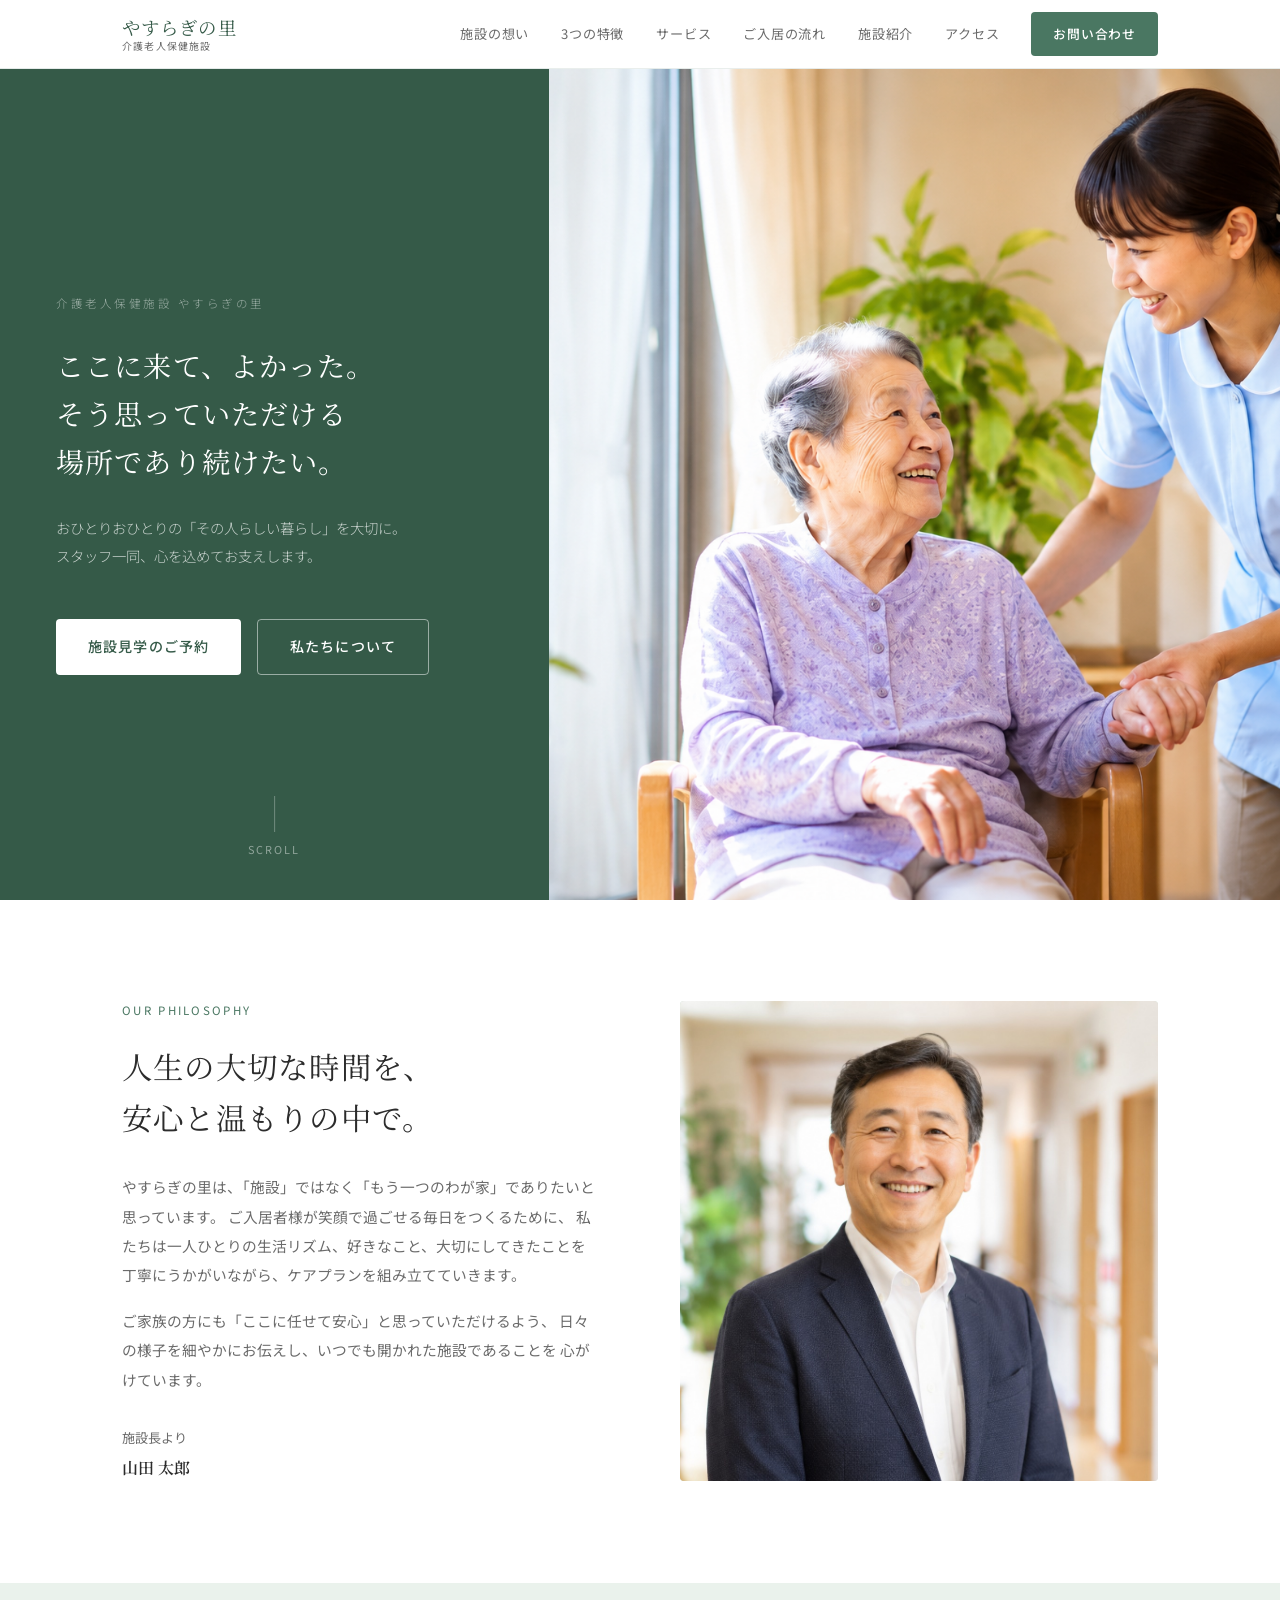
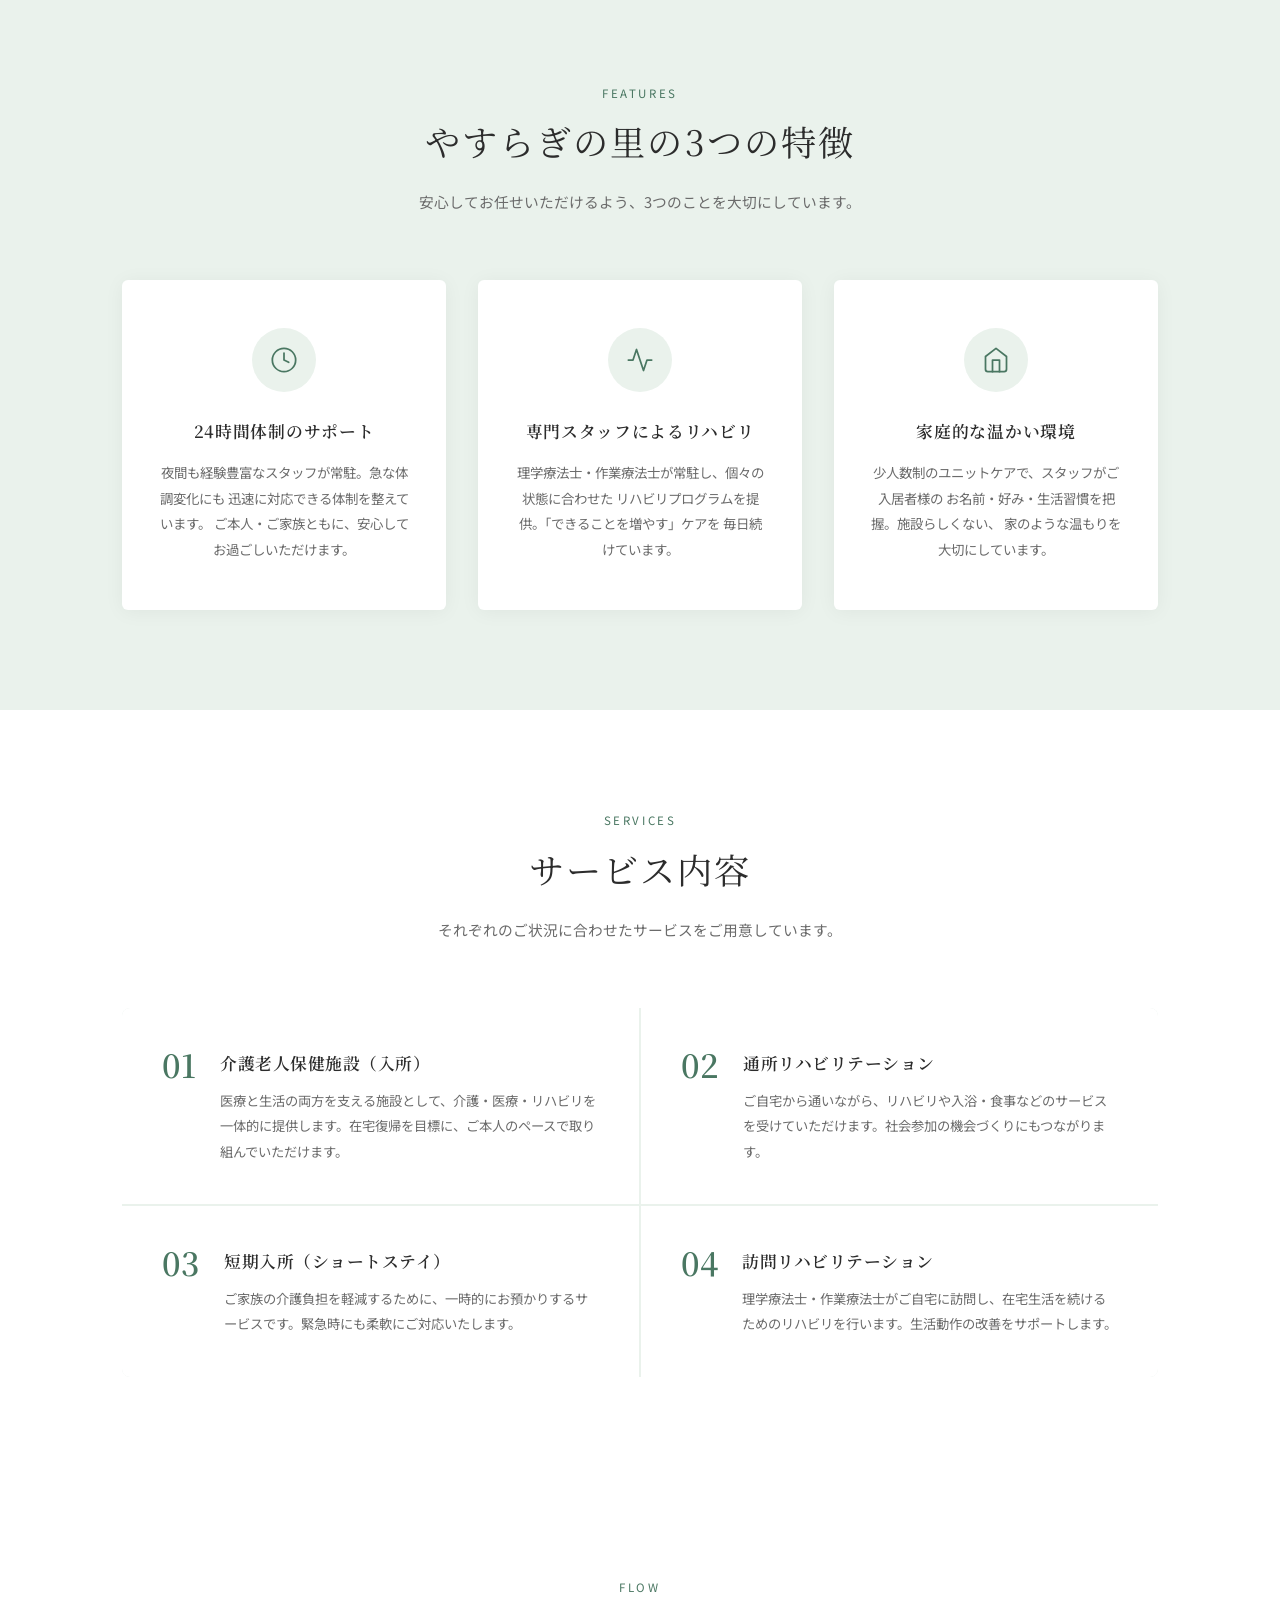
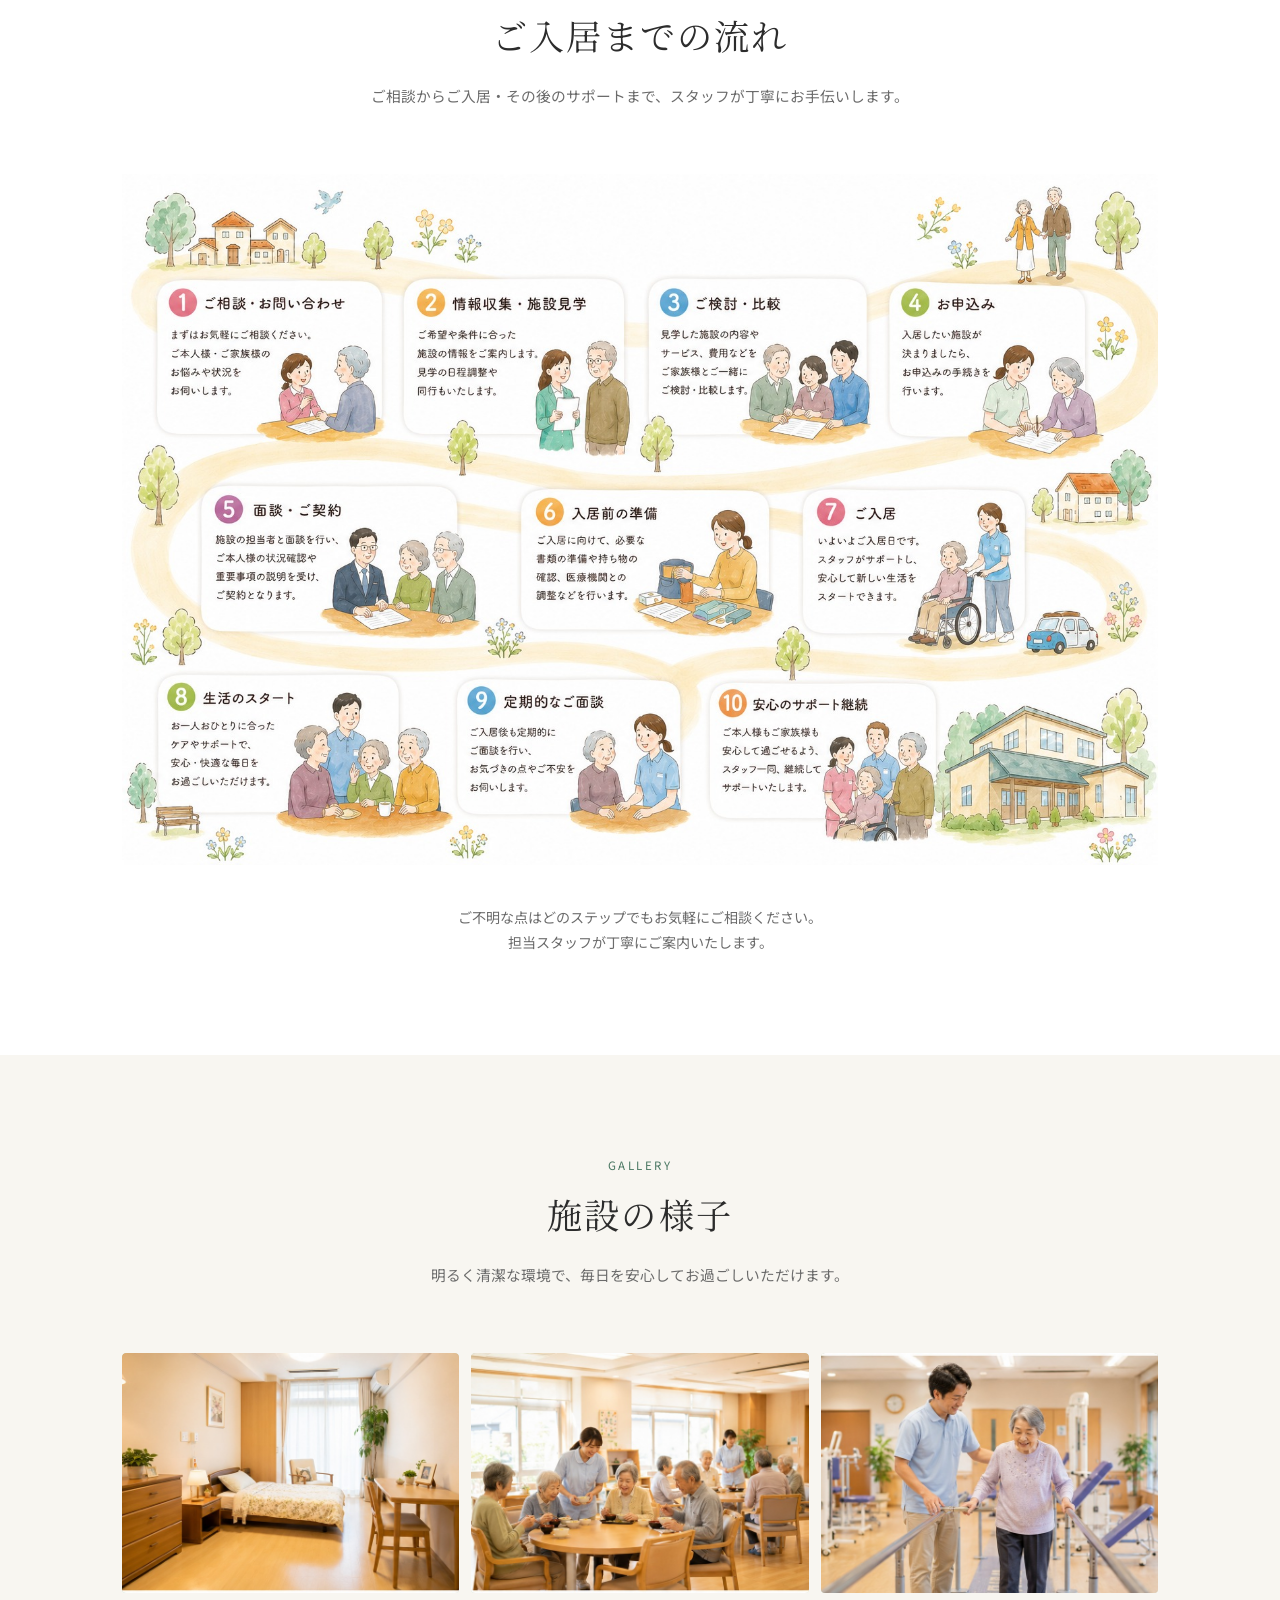
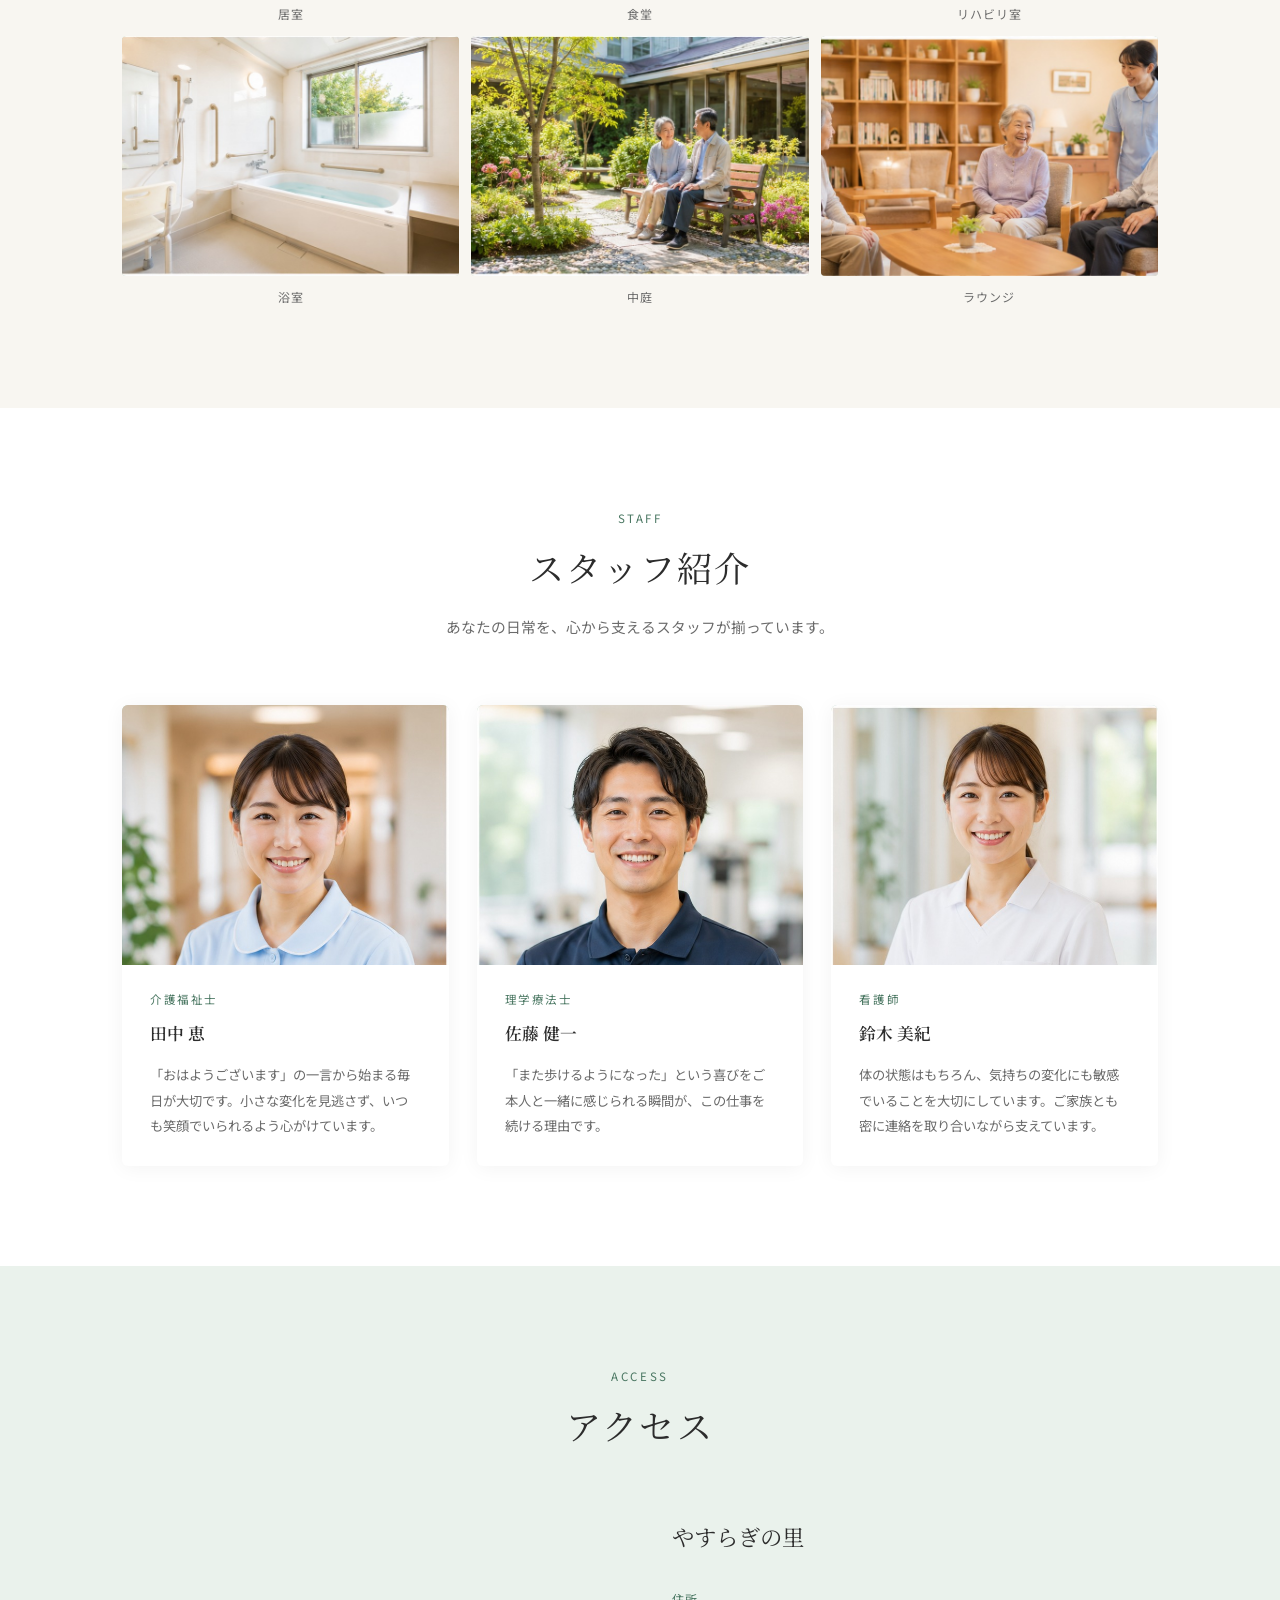
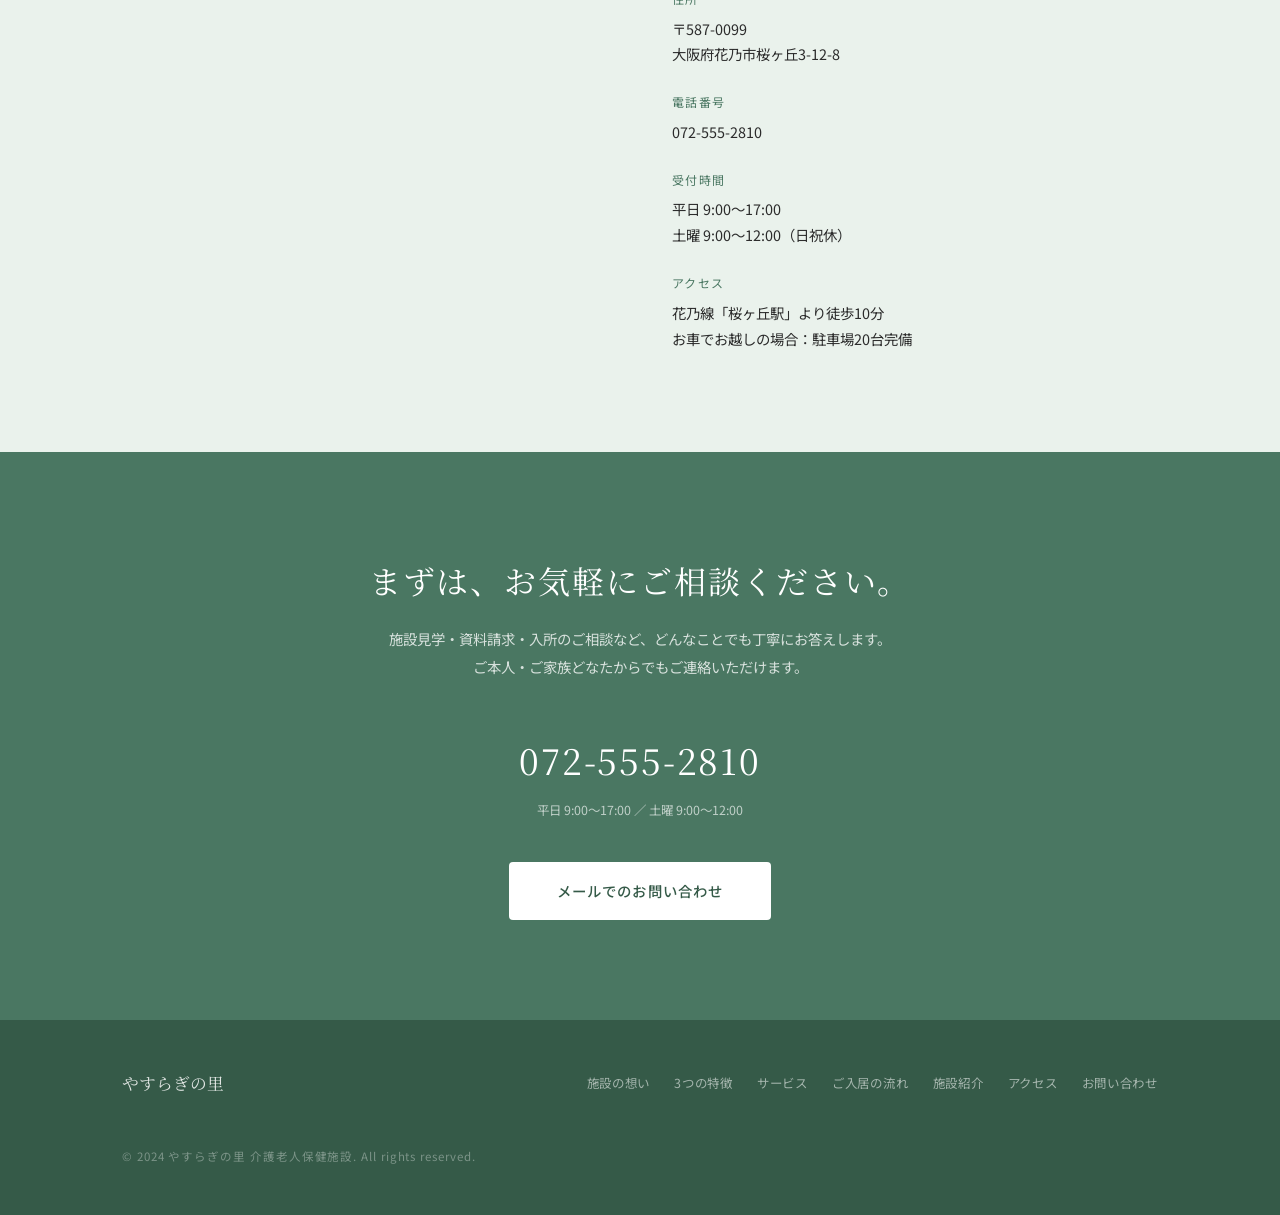
<file: works/yasuragi/index.html>
<!DOCTYPE html>
<html lang="ja">
<head>
  <meta charset="UTF-8">
  <meta name="viewport" content="width=device-width, initial-scale=1.0">
  <title>やすらぎの里 | 介護老人保健施設</title>
  <link rel="preconnect" href="https://fonts.googleapis.com">
  <link rel="preconnect" href="https://fonts.gstatic.com" crossorigin>
  <link href="https://fonts.googleapis.com/css2?family=Noto+Sans+JP:wght@300;400;500;700&family=Noto+Serif+JP:wght@300;400;600&display=swap" rel="stylesheet">
  <style>
    :root {
      --green:       #4a7762;
      --green-dark:  #355a48;
      --green-light: #eaf2ec;
      --accent:      #c47c5a;
      --bg:          #f8f6f1;
      --white:       #ffffff;
      --text:        #2c2c2c;
      --text-sub:    #6b6b6b;
      --serif: 'Noto Serif JP', serif;
      --sans:  'Noto Sans JP', sans-serif;
    }

    *, *::before, *::after { box-sizing: border-box; margin: 0; padding: 0; }
    html { scroll-behavior: smooth; }
    body {
      font-family: var(--sans);
      color: var(--text);
      background: var(--bg);
      line-height: 1.8;
      -webkit-font-smoothing: antialiased;
    }
    img { max-width: 100%; display: block; }
    a { text-decoration: none; color: inherit; }

    /* ===== HEADER ===== */
    .header {
      position: fixed; top: 0; left: 0; right: 0;
      z-index: 100;
      background: rgba(255,255,255,0.95);
      backdrop-filter: blur(8px);
      border-bottom: 1px solid rgba(74,119,98,0.12);
      transition: box-shadow 0.3s;
    }
    .header.scrolled { box-shadow: 0 2px 20px rgba(0,0,0,0.08); }
    .header__inner {
      max-width: 1100px; margin: 0 auto;
      padding: 0 32px;
      height: 68px;
      display: flex; align-items: center; justify-content: space-between;
    }
    .header__logo {
      font-family: var(--serif);
      font-size: 1.15rem;
      color: var(--green-dark);
      letter-spacing: 0.06em;
      line-height: 1.3;
    }
    .header__logo span {
      display: block;
      font-family: var(--sans);
      font-size: 0.62rem;
      font-weight: 400;
      color: var(--text-sub);
      letter-spacing: 0.12em;
    }
    .header__nav { display: flex; align-items: center; gap: 32px; }
    .header__nav a {
      font-size: 0.82rem;
      font-weight: 400;
      color: var(--text-sub);
      letter-spacing: 0.06em;
      transition: color 0.2s;
    }
    .header__nav a:hover { color: var(--green); }
    .header__cta {
      background: var(--green);
      color: var(--white) !important;
      padding: 10px 22px;
      border-radius: 4px;
      font-size: 0.8rem !important;
      font-weight: 500 !important;
      letter-spacing: 0.08em;
      transition: background 0.2s !important;
    }
    .header__cta:hover { background: var(--green-dark) !important; color: var(--white) !important; }

    /* ===== INTRO ===== */
    .intro {
      position: fixed; inset: 0; z-index: 9999;
      background: var(--green-dark);
      display: flex; flex-direction: column;
      align-items: center; justify-content: center; gap: 20px;
      transition: transform 1.1s cubic-bezier(0.76, 0, 0.24, 1);
    }
    .intro.done { transform: translateY(-100%); }
    .intro__name {
      font-family: var(--serif);
      font-size: clamp(2rem, 4vw, 3rem);
      font-weight: 400;
      letter-spacing: 0.2em;
      color: rgba(255,255,255,0.95);
      opacity: 0; transform: translateY(14px);
      transition: opacity 0.9s ease, transform 0.9s ease;
    }
    .intro__msg {
      font-family: var(--sans);
      font-size: clamp(0.8rem, 1.4vw, 0.95rem);
      font-weight: 300;
      color: rgba(255,255,255,0.55);
      text-align: center; letter-spacing: 0.12em; line-height: 2;
      opacity: 0; transform: translateY(14px);
      transition: opacity 0.9s ease 0.25s, transform 0.9s ease 0.25s;
    }
    .intro.running .intro__name,
    .intro.running .intro__msg { opacity: 1; transform: translateY(0); }

    /* ===== HERO ===== */
    .hero {
      margin-top: 68px;
      min-height: calc(100vh - 68px);
      display: grid;
      grid-template-columns: 3fr 4fr;
    }
    .hero__left {
      background: var(--green-dark);
      display: flex; flex-direction: column; justify-content: center;
      padding: 72px 56px;
      position: relative;
    }
    .hero__right {
      background: url('images/hero.png') center center / cover no-repeat;
    }
    .hero__label {
      font-size: 0.72rem;
      letter-spacing: 0.22em;
      color: rgba(255,255,255,0.5);
      margin-bottom: 28px;
      font-weight: 300;
    }
    .hero__title {
      font-family: var(--serif);
      font-size: clamp(1.3rem, 2.2vw, 2rem);
      font-weight: 400;
      color: var(--white);
      line-height: 1.7;
      letter-spacing: 0.04em;
      margin-bottom: 28px;
    }
    .hero__sub {
      font-size: 0.9rem;
      color: rgba(255,255,255,0.72);
      font-weight: 300;
      line-height: 2;
      margin-bottom: 48px;
    }
    .hero__btns { display: flex; gap: 16px; flex-wrap: wrap; }
    .btn {
      display: inline-flex; align-items: center; gap: 8px;
      padding: 14px 32px;
      border-radius: 4px;
      font-size: 0.88rem;
      font-weight: 500;
      letter-spacing: 0.08em;
      transition: all 0.25s;
      cursor: pointer;
      border: none;
    }
    .btn--primary { background: var(--white); color: var(--green-dark); }
    .btn--primary:hover { background: var(--green-light); }
    .btn--outline { background: transparent; color: var(--white); border: 1px solid rgba(255,255,255,0.5); }
    .btn--outline:hover { background: rgba(255,255,255,0.1); }
    .hero__scroll {
      position: absolute; bottom: 40px; left: 50%;
      transform: translateX(-50%);
      display: flex; flex-direction: column; align-items: center; gap: 8px;
      color: rgba(255,255,255,0.45);
      font-size: 0.68rem; letter-spacing: 0.18em;
    }
    .hero__scroll::before {
      content: '';
      display: block; width: 1px; height: 36px;
      background: rgba(255,255,255,0.3);
      animation: scrollLine 1.8s ease-in-out infinite;
    }
    @keyframes scrollLine {
      0%   { transform: scaleY(0); transform-origin: top; }
      50%  { transform: scaleY(1); transform-origin: top; }
      51%  { transform: scaleY(1); transform-origin: bottom; }
      100% { transform: scaleY(0); transform-origin: bottom; }
    }

    /* ===== SECTION COMMON ===== */
    .section { padding: 100px 0; }
    .section--bg { background: var(--white); }
    .section--green { background: var(--green-light); }
    .container { max-width: 1100px; margin: 0 auto; padding: 0 32px; }
    .section__header { text-align: center; margin-bottom: 64px; }
    .section__en {
      display: block;
      font-size: 0.72rem;
      letter-spacing: 0.22em;
      color: var(--green);
      text-transform: uppercase;
      margin-bottom: 12px;
    }
    .section__title {
      font-family: var(--serif);
      font-size: clamp(1.6rem, 3vw, 2.2rem);
      font-weight: 400;
      color: var(--text);
      letter-spacing: 0.06em;
      line-height: 1.5;
    }
    .section__lead {
      margin-top: 20px;
      font-size: 0.92rem;
      color: var(--text-sub);
      line-height: 1.9;
    }

    /* ===== PHOTO PLACEHOLDER ===== */
    .ph {
      background: linear-gradient(135deg, #c8ddd0, #e0ece4);
      border-radius: 4px;
      display: flex; align-items: center; justify-content: center;
      position: relative; overflow: hidden;
    }
    .ph::after {
      content: 'PHOTO';
      font-size: 0.7rem;
      letter-spacing: 0.15em;
      color: rgba(74,119,98,0.4);
      font-weight: 500;
    }
    .ph img { position: absolute; inset: 0; width: 100%; height: 100%; object-fit: cover; }

    /* ===== PHILOSOPHY ===== */
    .philosophy__inner {
      display: grid;
      grid-template-columns: 1fr 1fr;
      gap: 80px;
      align-items: center;
    }
    .philosophy__text {}
    .philosophy__label {
      font-size: 0.72rem;
      letter-spacing: 0.2em;
      color: var(--green);
      text-transform: uppercase;
      margin-bottom: 20px;
    }
    .philosophy__title {
      font-family: var(--serif);
      font-size: clamp(1.4rem, 2.5vw, 1.9rem);
      font-weight: 400;
      line-height: 1.7;
      letter-spacing: 0.04em;
      margin-bottom: 28px;
    }
    .philosophy__body {
      font-size: 0.92rem;
      color: var(--text-sub);
      line-height: 2;
      margin-bottom: 16px;
    }
    .philosophy__sign {
      margin-top: 32px;
      font-size: 0.82rem;
      color: var(--text-sub);
    }
    .philosophy__sign strong {
      display: block;
      font-family: var(--serif);
      font-size: 1rem;
      color: var(--text);
      font-weight: 600;
      margin-top: 4px;
    }
    .philosophy__img { height: 480px; border-radius: 4px; }

    /* ===== FEATURES ===== */
    .features__grid {
      display: grid;
      grid-template-columns: repeat(3, 1fr);
      gap: 32px;
    }
    .feature__card {
      background: var(--white);
      border-radius: 6px;
      padding: 48px 36px;
      text-align: center;
      box-shadow: 0 2px 20px rgba(0,0,0,0.05);
    }
    .feature__icon {
      width: 64px; height: 64px;
      background: var(--green-light);
      border-radius: 50%;
      display: flex; align-items: center; justify-content: center;
      margin: 0 auto 24px;
      color: var(--green);
    }
    .feature__title {
      font-family: var(--serif);
      font-size: 1.05rem;
      font-weight: 600;
      color: var(--text);
      margin-bottom: 14px;
      letter-spacing: 0.04em;
    }
    .feature__body {
      font-size: 0.84rem;
      color: var(--text-sub);
      line-height: 1.9;
    }

    /* ===== SERVICES ===== */
    .services__grid {
      display: grid;
      grid-template-columns: repeat(2, 1fr);
      gap: 2px;
      background: var(--green-light);
      border-radius: 8px;
      overflow: hidden;
    }
    .service__item {
      background: var(--white);
      padding: 40px;
      display: flex; gap: 24px; align-items: flex-start;
    }
    .service__num {
      font-family: var(--serif);
      font-size: 2rem;
      color: var(--green-light);
      line-height: 1;
      font-weight: 600;
      flex-shrink: 0;
      background: var(--green);
      -webkit-background-clip: text;
      -webkit-text-fill-color: transparent;
    }
    .service__name {
      font-family: var(--serif);
      font-size: 1.05rem;
      font-weight: 600;
      color: var(--text);
      margin-bottom: 10px;
      letter-spacing: 0.03em;
    }
    .service__desc {
      font-size: 0.83rem;
      color: var(--text-sub);
      line-height: 1.9;
    }

    /* ===== GALLERY ===== */
    .gallery__grid {
      display: grid;
      grid-template-columns: repeat(3, 1fr);
      gap: 12px;
    }
    .gallery__item { border-radius: 4px; overflow: hidden; }
    .gallery__ph { height: 240px; }
    .gallery__ph:nth-child(1) { background: linear-gradient(135deg, #b8d4c0, #cee4d4); }
    .gallery__ph:nth-child(2) { background: linear-gradient(135deg, #c5d8c0, #d8e8d0); }
    .gallery__ph:nth-child(3) { background: linear-gradient(135deg, #c0cfb8, #d4e0c8); }
    .gallery__ph:nth-child(4) { background: linear-gradient(135deg, #b4cebc, #c8dfcc); }
    .gallery__ph:nth-child(5) { background: linear-gradient(135deg, #c8d8b8, #dceac8); }
    .gallery__ph:nth-child(6) { background: linear-gradient(135deg, #b0c8b8, #c4dccc); }
    .gallery__label {
      font-size: 0.75rem;
      color: var(--text-sub);
      text-align: center;
      margin-top: 10px;
      letter-spacing: 0.08em;
    }

    /* ===== STAFF ===== */
    .staff__grid {
      display: grid;
      grid-template-columns: repeat(3, 1fr);
      gap: 28px;
    }
    .staff__card {
      background: var(--white);
      border-radius: 6px;
      overflow: hidden;
      box-shadow: 0 2px 20px rgba(0,0,0,0.05);
    }
    .staff__photo {
      width: 100%; height: 260px;
      background: linear-gradient(160deg, #c0d8c8, #d8ece0);
      position: relative; overflow: hidden;
    }
    .staff__photo img {
      width: 100%; height: 100%;
      object-fit: cover;
      object-position: center top;
    }
    .staff__body { padding: 24px 28px 28px; }
    .staff__role {
      font-size: 0.72rem;
      letter-spacing: 0.14em;
      color: var(--green);
      margin-bottom: 8px;
    }
    .staff__name {
      font-family: var(--serif);
      font-size: 1.05rem;
      font-weight: 600;
      margin-bottom: 14px;
      color: var(--text);
    }
    .staff__msg {
      font-size: 0.83rem;
      color: var(--text-sub);
      line-height: 1.9;
    }

    /* ===== ACCESS ===== */
    .access__inner {
      display: grid;
      grid-template-columns: 1fr 1fr;
      gap: 64px;
      align-items: start;
    }
    .access__map {
      height: 320px;
      border-radius: 6px;
      background: linear-gradient(135deg, #d0dfd4, #e4ede8);
      display: flex; align-items: center; justify-content: center;
      font-size: 0.8rem;
      color: var(--text-sub);
      letter-spacing: 0.1em;
    }
    .access__info dt {
      font-size: 0.75rem;
      letter-spacing: 0.12em;
      color: var(--green);
      margin-top: 24px;
      margin-bottom: 6px;
    }
    .access__info dt:first-child { margin-top: 0; }
    .access__info dd {
      font-size: 0.9rem;
      color: var(--text);
      line-height: 1.8;
    }
    .access__title {
      font-family: var(--serif);
      font-size: 1.4rem;
      font-weight: 400;
      margin-bottom: 32px;
    }

    /* ===== CTA ===== */
    .cta {
      background: var(--green);
      padding: 100px 0;
      text-align: center;
    }
    .cta__title {
      font-family: var(--serif);
      font-size: clamp(1.5rem, 3vw, 2rem);
      font-weight: 400;
      color: var(--white);
      letter-spacing: 0.06em;
      margin-bottom: 16px;
    }
    .cta__sub {
      font-size: 0.9rem;
      color: rgba(255,255,255,0.78);
      margin-bottom: 48px;
      line-height: 1.9;
    }
    .cta__tel {
      font-family: var(--serif);
      font-size: 2.2rem;
      color: var(--white);
      margin-bottom: 8px;
      letter-spacing: 0.05em;
    }
    .cta__tel-note {
      font-size: 0.78rem;
      color: rgba(255,255,255,0.65);
      margin-bottom: 40px;
    }
    .btn--white {
      background: var(--white);
      color: var(--green-dark);
      padding: 16px 48px;
      font-size: 0.9rem;
    }
    .btn--white:hover { background: var(--green-light); }

    /* ===== FOOTER ===== */
    .footer {
      background: var(--green-dark);
      padding: 48px 0;
    }
    .footer__inner {
      max-width: 1100px; margin: 0 auto;
      padding: 0 32px;
      display: flex; align-items: center; justify-content: space-between;
      flex-wrap: wrap; gap: 24px;
    }
    .footer__logo {
      font-family: var(--serif);
      font-size: 1.05rem;
      color: rgba(255,255,255,0.85);
    }
    .footer__nav { display: flex; gap: 24px; flex-wrap: wrap; }
    .footer__nav a {
      font-size: 0.78rem;
      color: rgba(255,255,255,0.55);
      letter-spacing: 0.06em;
      transition: color 0.2s;
    }
    .footer__nav a:hover { color: rgba(255,255,255,0.9); }
    .footer__copy {
      width: 100%;
      font-size: 0.72rem;
      color: rgba(255,255,255,0.35);
      letter-spacing: 0.08em;
      margin-top: 24px;
    }

    /* ===== FADE IN ===== */
    .fade { opacity: 0; transform: translateY(24px); transition: opacity 0.8s ease, transform 0.8s ease; }
    .fade.visible { opacity: 1; transform: translateY(0); }

    /* ===== RESPONSIVE ===== */
    @media (max-width: 768px) {
      .header__nav { display: none; }
      .hero { grid-template-columns: 1fr; min-height: auto; }
      .hero__left { padding: 48px 28px; order: 2; }
      .hero__right { height: 55vw; min-height: 280px; order: 1; }
      .hero__scroll { display: none; }
      .philosophy__inner { grid-template-columns: 1fr; gap: 40px; }
      .philosophy__img { height: 300px; }
      .features__grid { grid-template-columns: 1fr; }
      .services__grid { grid-template-columns: 1fr; }
      .gallery__grid { grid-template-columns: repeat(2, 1fr); }
      .staff__grid { grid-template-columns: 1fr; max-width: 360px; margin: 0 auto; }
      .access__inner { grid-template-columns: 1fr; }
      .section { padding: 64px 0; }
    }
  </style>
</head>
<body>

<!-- ===== INTRO ===== -->
<div class="intro" id="intro">
  <p class="intro__name">やすらぎの里</p>
  <p class="intro__msg">おひとりおひとりの「その人らしい暮らし」を大切に。</p>
</div>

<!-- ===== HEADER ===== -->
<header class="header" id="header">
  <div class="header__inner">
    <a href="#" class="header__logo">
      やすらぎの里
      <span>介護老人保健施設</span>
    </a>
    <nav class="header__nav">
      <a href="#philosophy">施設の想い</a>
      <a href="#features">3つの特徴</a>
      <a href="#services">サービス</a>
      <a href="#flow">ご入居の流れ</a>
      <a href="#gallery">施設紹介</a>
      <a href="#access">アクセス</a>
      <a href="#contact" class="header__cta">お問い合わせ</a>
    </nav>
  </div>
</header>

<!-- ===== HERO ===== -->
<section class="hero">
  <div class="hero__left">
    <p class="hero__label">介護老人保健施設 やすらぎの里</p>
    <h1 class="hero__title">
      ここに来て、よかった。<br>
      そう思っていただける<br>
      場所であり続けたい。
    </h1>
    <p class="hero__sub">
      おひとりおひとりの「その人らしい暮らし」を大切に。<br>
      スタッフ一同、心を込めてお支えします。
    </p>
    <div class="hero__btns">
      <a href="#contact" class="btn btn--primary">施設見学のご予約</a>
      <a href="#features" class="btn btn--outline">私たちについて</a>
    </div>
    <div class="hero__scroll">SCROLL</div>
  </div>
  <div class="hero__right" role="img" aria-label="やすらぎの里 スタッフとご入居者様"></div>
</section>

<!-- ===== PHILOSOPHY ===== -->
<section class="section section--bg" id="philosophy">
  <div class="container">
    <div class="philosophy__inner">
      <div class="philosophy__text fade">
        <p class="philosophy__label">Our Philosophy</p>
        <h2 class="philosophy__title">
          人生の大切な時間を、<br>
          安心と温もりの中で。
        </h2>
        <p class="philosophy__body">
          やすらぎの里は、「施設」ではなく「もう一つのわが家」でありたいと思っています。
          ご入居者様が笑顔で過ごせる毎日をつくるために、
          私たちは一人ひとりの生活リズム、好きなこと、大切にしてきたことを
          丁寧にうかがいながら、ケアプランを組み立てていきます。
        </p>
        <p class="philosophy__body">
          ご家族の方にも「ここに任せて安心」と思っていただけるよう、
          日々の様子を細やかにお伝えし、いつでも開かれた施設であることを
          心がけています。
        </p>
        <div class="philosophy__sign">
          施設長より
          <strong>山田 太郎</strong>
        </div>
      </div>
      <div class="ph philosophy__img fade" style="transition-delay:0.15s">
        <img src="images/philosophy.jpg" alt="施設長・スタッフの様子">
      </div>
    </div>
  </div>
</section>

<!-- ===== FEATURES ===== -->
<section class="section section--green" id="features">
  <div class="container">
    <div class="section__header fade">
      <span class="section__en">Features</span>
      <h2 class="section__title">やすらぎの里の3つの特徴</h2>
      <p class="section__lead">安心してお任せいただけるよう、3つのことを大切にしています。</p>
    </div>
    <div class="features__grid">
      <div class="feature__card fade">
        <div class="feature__icon">
          <svg xmlns="http://www.w3.org/2000/svg" width="28" height="28" viewBox="0 0 24 24" fill="none" stroke="currentColor" stroke-width="1.5" stroke-linecap="round" stroke-linejoin="round">
            <circle cx="12" cy="12" r="10"/><polyline points="12 6 12 12 16 14"/>
          </svg>
        </div>
        <h3 class="feature__title">24時間体制のサポート</h3>
        <p class="feature__body">
          夜間も経験豊富なスタッフが常駐。急な体調変化にも
          迅速に対応できる体制を整えています。
          ご本人・ご家族ともに、安心してお過ごしいただけます。
        </p>
      </div>
      <div class="feature__card fade" style="transition-delay:0.1s">
        <div class="feature__icon">
          <svg xmlns="http://www.w3.org/2000/svg" width="28" height="28" viewBox="0 0 24 24" fill="none" stroke="currentColor" stroke-width="1.5" stroke-linecap="round" stroke-linejoin="round">
            <polyline points="22 12 18 12 15 21 9 3 6 12 2 12"/>
          </svg>
        </div>
        <h3 class="feature__title">専門スタッフによるリハビリ</h3>
        <p class="feature__body">
          理学療法士・作業療法士が常駐し、個々の状態に合わせた
          リハビリプログラムを提供。「できることを増やす」ケアを
          毎日続けています。
        </p>
      </div>
      <div class="feature__card fade" style="transition-delay:0.2s">
        <div class="feature__icon">
          <svg xmlns="http://www.w3.org/2000/svg" width="28" height="28" viewBox="0 0 24 24" fill="none" stroke="currentColor" stroke-width="1.5" stroke-linecap="round" stroke-linejoin="round">
            <path d="M3 9l9-7 9 7v11a2 2 0 0 1-2 2H5a2 2 0 0 1-2-2z"/><polyline points="9 22 9 12 15 12 15 22"/>
          </svg>
        </div>
        <h3 class="feature__title">家庭的な温かい環境</h3>
        <p class="feature__body">
          少人数制のユニットケアで、スタッフがご入居者様の
          お名前・好み・生活習慣を把握。施設らしくない、
          家のような温もりを大切にしています。
        </p>
      </div>
    </div>
  </div>
</section>

<!-- ===== SERVICES ===== -->
<section class="section section--bg" id="services">
  <div class="container">
    <div class="section__header fade">
      <span class="section__en">Services</span>
      <h2 class="section__title">サービス内容</h2>
      <p class="section__lead">それぞれのご状況に合わせたサービスをご用意しています。</p>
    </div>
    <div class="services__grid fade">
      <div class="service__item">
        <div class="service__num">01</div>
        <div>
          <h3 class="service__name">介護老人保健施設（入所）</h3>
          <p class="service__desc">医療と生活の両方を支える施設として、介護・医療・リハビリを一体的に提供します。在宅復帰を目標に、ご本人のペースで取り組んでいただけます。</p>
        </div>
      </div>
      <div class="service__item">
        <div class="service__num">02</div>
        <div>
          <h3 class="service__name">通所リハビリテーション</h3>
          <p class="service__desc">ご自宅から通いながら、リハビリや入浴・食事などのサービスを受けていただけます。社会参加の機会づくりにもつながります。</p>
        </div>
      </div>
      <div class="service__item">
        <div class="service__num">03</div>
        <div>
          <h3 class="service__name">短期入所（ショートステイ）</h3>
          <p class="service__desc">ご家族の介護負担を軽減するために、一時的にお預かりするサービスです。緊急時にも柔軟にご対応いたします。</p>
        </div>
      </div>
      <div class="service__item">
        <div class="service__num">04</div>
        <div>
          <h3 class="service__name">訪問リハビリテーション</h3>
          <p class="service__desc">理学療法士・作業療法士がご自宅に訪問し、在宅生活を続けるためのリハビリを行います。生活動作の改善をサポートします。</p>
        </div>
      </div>
    </div>
  </div>
</section>

<!-- ===== ROADMAP ===== -->
<section class="section section--bg" id="flow">
  <div class="container">
    <div class="section__header fade">
      <span class="section__en">Flow</span>
      <h2 class="section__title">ご入居までの流れ</h2>
      <p class="section__lead">ご相談からご入居・その後のサポートまで、スタッフが丁寧にお手伝いします。</p>
    </div>
    <div class="fade">
      <img src="images/roadmap.jpg" alt="ご入居までの10ステップ" style="width:100%;">
    </div>
    <p class="fade" style="text-align:center; margin-top:40px; font-size:0.88rem; color:var(--text-sub);">
      ご不明な点はどのステップでもお気軽にご相談ください。<br>
      担当スタッフが丁寧にご案内いたします。
    </p>
  </div>
</section>

<!-- ===== GALLERY ===== -->
<section class="section" id="gallery">
  <div class="container">
    <div class="section__header fade">
      <span class="section__en">Gallery</span>
      <h2 class="section__title">施設の様子</h2>
      <p class="section__lead">明るく清潔な環境で、毎日を安心してお過ごしいただけます。</p>
    </div>
    <div class="gallery__grid fade">
      <div class="gallery__item">
        <div class="ph gallery__ph" style="background:linear-gradient(135deg,#b8d4c0,#cee4d4)">
          <img src="images/gallery1.jpg" alt="居室">
        </div>
        <p class="gallery__label">居室</p>
      </div>
      <div class="gallery__item">
        <div class="ph gallery__ph" style="background:linear-gradient(135deg,#c5d8c0,#d8e8d0)">
          <img src="images/gallery2.jpg" alt="食堂">
        </div>
        <p class="gallery__label">食堂</p>
      </div>
      <div class="gallery__item">
        <div class="ph gallery__ph" style="background:linear-gradient(135deg,#c0cfb8,#d4e0c8)">
          <img src="images/gallery3.jpg" alt="リハビリ室">
        </div>
        <p class="gallery__label">リハビリ室</p>
      </div>
      <div class="gallery__item">
        <div class="ph gallery__ph" style="background:linear-gradient(135deg,#b4cebc,#c8dfcc)">
          <img src="images/gallery4.jpg" alt="浴室">
        </div>
        <p class="gallery__label">浴室</p>
      </div>
      <div class="gallery__item">
        <div class="ph gallery__ph" style="background:linear-gradient(135deg,#c8d8b8,#dceac8)">
          <img src="images/gallery5.jpg" alt="中庭">
        </div>
        <p class="gallery__label">中庭</p>
      </div>
      <div class="gallery__item">
        <div class="ph gallery__ph" style="background:linear-gradient(135deg,#b0c8b8,#c4dccc)">
          <img src="images/gallery6.jpg" alt="ラウンジ">
        </div>
        <p class="gallery__label">ラウンジ</p>
      </div>
    </div>
  </div>
</section>

<!-- ===== STAFF ===== -->
<section class="section section--bg">
  <div class="container">
    <div class="section__header fade">
      <span class="section__en">Staff</span>
      <h2 class="section__title">スタッフ紹介</h2>
      <p class="section__lead">あなたの日常を、心から支えるスタッフが揃っています。</p>
    </div>
    <div class="staff__grid">
      <div class="staff__card fade">
        <div class="staff__photo">
          <img src="images/staff1.jpg" alt="介護福祉士 田中恵">
        </div>
        <div class="staff__body">
          <p class="staff__role">介護福祉士</p>
          <h3 class="staff__name">田中 恵</h3>
          <p class="staff__msg">「おはようございます」の一言から始まる毎日が大切です。小さな変化を見逃さず、いつも笑顔でいられるよう心がけています。</p>
        </div>
      </div>
      <div class="staff__card fade" style="transition-delay:0.1s">
        <div class="staff__photo">
          <img src="images/staff2.jpg" alt="理学療法士 佐藤健一">
        </div>
        <div class="staff__body">
          <p class="staff__role">理学療法士</p>
          <h3 class="staff__name">佐藤 健一</h3>
          <p class="staff__msg">「また歩けるようになった」という喜びをご本人と一緒に感じられる瞬間が、この仕事を続ける理由です。</p>
        </div>
      </div>
      <div class="staff__card fade" style="transition-delay:0.2s">
        <div class="staff__photo">
          <img src="images/staff3.jpg" alt="看護師 鈴木美紀">
        </div>
        <div class="staff__body">
          <p class="staff__role">看護師</p>
          <h3 class="staff__name">鈴木 美紀</h3>
          <p class="staff__msg">体の状態はもちろん、気持ちの変化にも敏感でいることを大切にしています。ご家族とも密に連絡を取り合いながら支えています。</p>
        </div>
      </div>
    </div>
  </div>
</section>

<!-- ===== ACCESS ===== -->
<section class="section section--green" id="access">
  <div class="container">
    <div class="section__header fade">
      <span class="section__en">Access</span>
      <h2 class="section__title">アクセス</h2>
    </div>
    <div class="access__inner">
      <div class="fade" style="border-radius:6px; overflow:hidden; height:320px;">
        <iframe
          src="https://maps.google.com/maps?q=大阪府堺市南区桜ヶ丘&hl=ja&z=15&output=embed"
          width="100%" height="320" style="border:0; display:block;"
          allowfullscreen="" loading="lazy">
        </iframe>
      </div>
      <div class="fade" style="transition-delay:0.15s">
        <h3 class="access__title">やすらぎの里</h3>
        <dl class="access__info">
          <dt>住所</dt>
          <dd>〒587-0099<br>大阪府花乃市桜ヶ丘3-12-8</dd>
          <dt>電話番号</dt>
          <dd>072-555-2810</dd>
          <dt>受付時間</dt>
          <dd>平日 9:00〜17:00<br>土曜 9:00〜12:00（日祝休）</dd>
          <dt>アクセス</dt>
          <dd>花乃線「桜ヶ丘駅」より徒歩10分<br>お車でお越しの場合：駐車場20台完備</dd>
        </dl>
      </div>
    </div>
  </div>
</section>

<!-- ===== CTA ===== -->
<section class="cta" id="contact">
  <div class="container">
    <h2 class="cta__title fade">まずは、お気軽にご相談ください。</h2>
    <p class="cta__sub fade">施設見学・資料請求・入所のご相談など、どんなことでも丁寧にお答えします。<br>ご本人・ご家族どなたからでもご連絡いただけます。</p>
    <p class="cta__tel fade">072-555-2810</p>
    <p class="cta__tel-note fade">平日 9:00〜17:00 ／ 土曜 9:00〜12:00</p>
    <a href="mailto:info@yasuragino-sato.jp" class="btn btn--white fade">メールでのお問い合わせ</a>
  </div>
</section>

<!-- ===== FOOTER ===== -->
<footer class="footer">
  <div class="footer__inner">
    <div class="footer__logo">やすらぎの里</div>
    <nav class="footer__nav">
      <a href="#philosophy">施設の想い</a>
      <a href="#features">3つの特徴</a>
      <a href="#services">サービス</a>
      <a href="#flow">ご入居の流れ</a>
      <a href="#gallery">施設紹介</a>
      <a href="#access">アクセス</a>
      <a href="#contact">お問い合わせ</a>
    </nav>
    <p class="footer__copy">&copy; 2024 やすらぎの里 介護老人保健施設. All rights reserved.</p>
  </div>
</footer>

<script>
/* Intro */
const intro = document.getElementById('intro');
document.body.style.overflow = 'hidden';
intro.classList.add('running');
setTimeout(() => {
  intro.classList.add('done');
  document.body.style.overflow = '';
}, 2700);
setTimeout(() => intro.remove(), 3800);

/* Header scroll */
const header = document.getElementById('header');
window.addEventListener('scroll', () => {
  header.classList.toggle('scrolled', window.scrollY > 60);
}, { passive: true });

/* Fade in */
const fadeEls = document.querySelectorAll('.fade');
const observer = new IntersectionObserver((entries) => {
  entries.forEach(e => {
    if (e.isIntersecting) {
      e.target.classList.add('visible');
      observer.unobserve(e.target);
    }
  });
}, { threshold: 0.12, rootMargin: '0px 0px -40px 0px' });
fadeEls.forEach(el => observer.observe(el));
</script>
</body>
</html>
</file>
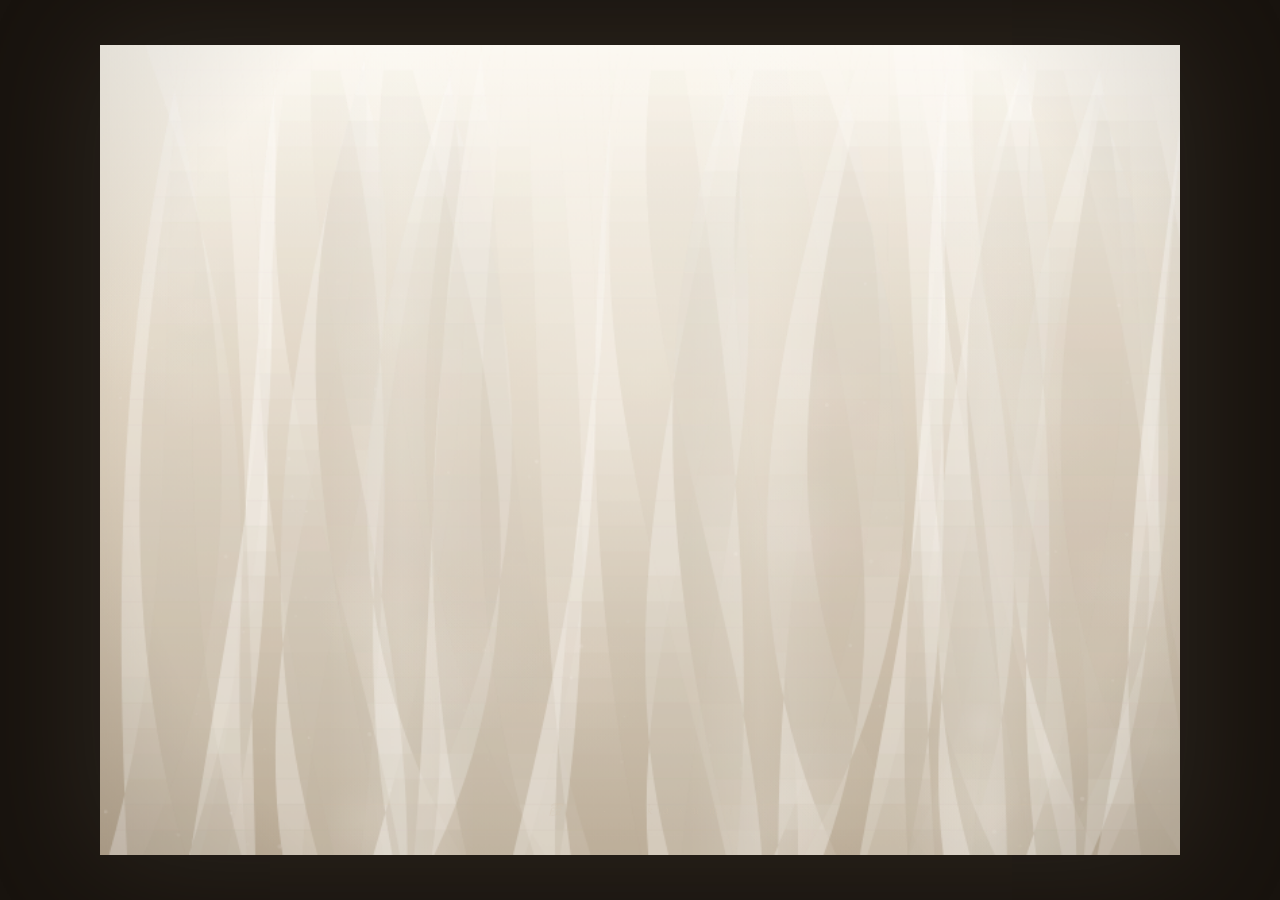
<file: animation.html>
<!DOCTYPE html>
<html lang="ja">
<head>
<meta charset="UTF-8">
<meta name="viewport" content="width=device-width, initial-scale=1.0">
<title>霞 — Kasumi</title>
<link rel="preconnect" href="https://fonts.googleapis.com">
<link href="https://fonts.googleapis.com/css2?family=Cormorant+Garamond:ital,wght@1,300&display=swap" rel="stylesheet">
<style>
  *, *::before, *::after { margin: 0; padding: 0; box-sizing: border-box; }
  body {
    background: #18130e;
    display: flex; align-items: center; justify-content: center;
    min-height: 100vh; overflow: hidden;
  }
  .stage {
    position: relative;
    width: min(94vw, calc(90vh * 4 / 3));
    aspect-ratio: 4 / 3;
    box-shadow: 0 0 120px 12px rgba(210,190,165,0.10);
  }
  canvas { position: absolute; inset: 0; width: 100%; height: 100%; display: block; }
  .label {
    position: absolute; bottom: 4.5%; width: 100%; text-align: center;
    font-family: 'Cormorant Garamond', Georgia, serif;
    font-style: italic; font-weight: 300;
    font-size: clamp(0.58rem, 1.2vw, 0.85rem);
    letter-spacing: 0.75em; text-indent: 0.75em;
    color: rgba(210, 195, 172, 0.36);
    pointer-events: none; user-select: none;
  }
</style>
</head>
<body>
<div class="stage">
  <canvas id="c"></canvas>
  <div class="label">霞 &ensp;·&ensp; kasumi</div>
</div>
<script>
'use strict';

/* ═══════════════════════════════════════════════
   Canvas — 800×600 (4:3) HiDPI
═══════════════════════════════════════════════ */
const canvas = document.getElementById('c');
const ctx    = canvas.getContext('2d');
const W = 800, H = 600;
const dpr = Math.min(window.devicePixelRatio || 1, 2.5);
canvas.width  = W * dpr;
canvas.height = H * dpr;
ctx.scale(dpr, dpr);

/* ═══════════════════════════════════════════════
   Helpers
═══════════════════════════════════════════════ */
const τ    = Math.PI * 2;
const lerp = (a, b, t) => a + (b - a) * t;
const lerpC= (a, b, t) => a.map((v, i) => lerp(v, b[i], t));
const clamp= (v, lo, hi) => Math.max(lo, Math.min(hi, v));
const rnd  = (lo, hi) => lo + Math.random() * (hi - lo);
const rndI = (lo, hi) => Math.floor(rnd(lo, hi));
const S    = Math.sin, C = Math.cos;

function rgba([r, g, b], a) {
  return `rgba(${r|0},${g|0},${b|0},${a.toFixed(5)})`;
}

/* cubic bezier 1-D */
function bez(x0, x1, x2, x3, u) {
  const m = 1 - u;
  return m*m*m*x0 + 3*m*m*u*x1 + 3*m*u*u*x2 + u*u*u*x3;
}

/* ═══════════════════════════════════════════════
   1. BACKGROUND
   Deep warm tan → cream white — breathes gently
═══════════════════════════════════════════════ */
function drawBackground(t) {
  const b = S(t * τ / 10) * 0.5 + 0.5;

  const top = lerpC([244, 238, 226], [252, 248, 240], b);
  const mid = lerpC([208, 194, 174], [224, 212, 194], b);
  const bot = lerpC([168, 150, 128], [186, 170, 148], b);

  const g = ctx.createLinearGradient(0, 0, 0, H);
  g.addColorStop(0,    rgba(top, 1));
  g.addColorStop(0.42, rgba(mid, 1));
  g.addColorStop(1,    rgba(bot, 1));
  ctx.fillStyle = g;
  ctx.fillRect(0, 0, W, H);

  // Warm central glow — breathes with scene
  const lr = ctx.createRadialGradient(W*.5, H*.4, 0, W*.5, H*.4, W*.58);
  lr.addColorStop(0,   rgba([255, 252, 244], 0.25 + b * 0.10));
  lr.addColorStop(0.5, rgba([255, 250, 240], 0.08));
  lr.addColorStop(1,   rgba([255, 250, 240], 0));
  ctx.fillStyle = lr;
  ctx.fillRect(0, 0, W, H);
}

/* ═══════════════════════════════════════════════
   2. SILK CURTAINS
   3 panels, each a field of bezier-sampled quads
   with fold-angle lighting (bright peaks, dark troughs)
═══════════════════════════════════════════════ */
const PANELS = [
  { cx: W * 0.20, w: W * 0.32, seed: 0.00, spd: 1.00 },
  { cx: W * 0.57, w: W * 0.44, seed: 2.50, spd: 0.87 },
  { cx: W * 0.88, w: W * 0.28, seed: 5.30, spd: 1.13 },
];

function drawSilkPanel(cx, pw, T, seed) {
  const N  = 26;   // number of vertical control curves
  const NS = 32;   // vertical sample count per curve
  const idealW = pw / N;

  /* Build control curve sample arrays */
  const curves = [];
  for (let c = 0; c <= N; c++) {
    const f  = c / N;
    const bx = cx - pw / 2 + f * pw;
    const ph = f * τ * 3.8 + seed;

    // Bezier X control points — top barely moves, mid billows most
    const x0 = bx + S(T * 0.11 + ph) * 7;
    const x1 = bx + S(T * 0.58 + ph) * 58 + C(T * 0.34 + ph * 1.3) * 32;
    const x2 = bx + S(T * 0.45 + ph + 0.95) * 78 + S(T * 0.29 + ph * 0.75) * 42;
    const x3 = bx + S(T * 0.40 + ph + 2.10) * 52 + C(T * 0.21 + ph * 0.52) * 24;

    curves.push(
      Array.from({ length: NS + 1 }, (_, i) => ({
        x: bez(x0, x1, x2, x3, i / NS),
        y: (i / NS) * H,
      }))
    );
  }

  /* Fill quads with fold lighting */
  for (let c = 0; c < N; c++) {
    const L = curves[c], R = curves[c + 1];
    for (let s = 0; s < NS; s++) {
      const tl = L[s], tr = R[s], bl = L[s + 1], br = R[s + 1];

      // Average horizontal width of this strip
      const avgDx = ((tr.x - tl.x) + (br.x - bl.x)) * 0.5;
      // Fold angle relative to flat-vertical
      const angle = Math.atan2(avgDx - idealW, H / NS);
      // Brightness: cos(angle) = 1 at fold peak, 0 at 90°
      const raw   = C(angle);
      const bright = clamp(raw * 0.7 + 0.38, 0, 1);
      const b2    = bright * bright;  // more contrast

      // Whites at peak, warm shadows at trough
      const cr = lerp(172, 255, b2);
      const cg = lerp(158, 253, b2);
      const cb = lerp(138, 248, b2);
      const ca = lerp(0.015, 0.32, b2);

      ctx.fillStyle = rgba([cr, cg, cb], ca);
      ctx.beginPath();
      ctx.moveTo(tl.x, tl.y);
      ctx.lineTo(tr.x, tr.y);
      ctx.lineTo(br.x, br.y);
      ctx.lineTo(bl.x, bl.y);
      ctx.closePath();
      ctx.fill();
    }
  }

  /* Moving sheen stripe — light sliding across fabric */
  const sheenPos = (S(T * 0.32 + seed) * 0.5 + 0.5) * pw;
  const sx = cx - pw / 2 + sheenPos;
  const sg = ctx.createLinearGradient(sx - 55, 0, sx + 55, 0);
  sg.addColorStop(0,   rgba([255, 254, 250], 0));
  sg.addColorStop(0.5, rgba([255, 254, 250], 0.15));
  sg.addColorStop(1,   rgba([255, 254, 250], 0));
  ctx.fillStyle = sg;
  ctx.fillRect(cx - pw / 2, 0, pw, H);
}

/* ═══════════════════════════════════════════════
   3. WATER RIPPLES
   Concentric expanding rings — multiple rings per drop
═══════════════════════════════════════════════ */
const ripples = [];
let nextDrop  = rnd(0.8, 2.0);

function spawnDrop() {
  // Occasionally: small cluster of nearby drops
  const cluster = Math.random() < 0.25 ? rndI(2, 4) : 1;
  const ox = rnd(W * 0.10, W * 0.90);
  const oy = rnd(H * 0.20, H * 0.85);

  for (let k = 0; k < cluster; k++) {
    ripples.push({
      x:       ox + (k > 0 ? rnd(-22, 22) : 0),
      y:       oy + (k > 0 ? rnd(-12, 12) : 0),
      r:       0,
      maxR:    rnd(48, 195),
      grow:    rnd(1.0, 2.6),   // px / frame
      alpha:   rnd(0.38, 0.82),
      rings:   rndI(2, 6),
      gap:     rnd(10, 22),
    });
  }
}

function tickRipples(dt) {
  nextDrop -= dt;
  if (nextDrop <= 0) {
    spawnDrop();
    nextDrop = rnd(1.0, 3.8);
  }

  ctx.save();
  for (let i = ripples.length - 1; i >= 0; i--) {
    const rp = ripples[i];
    rp.r += rp.grow;
    if (rp.r > rp.maxR) { ripples.splice(i, 1); continue; }

    for (let ring = 0; ring < rp.rings; ring++) {
      const rr = rp.r - ring * rp.gap;
      if (rr < 1) continue;

      const prog = rr / rp.maxR;
      const fade = (1 - prog) * (1 - prog) * (1 - prog); // cubic fade
      const lw   = lerp(3.0, 0.35, prog);

      ctx.strokeStyle = rgba([255, 253, 247], rp.alpha * fade);
      ctx.lineWidth   = lw;
      ctx.beginPath();
      ctx.arc(rp.x, rp.y, rr, 0, τ);
      ctx.stroke();
    }

    // Drop-point: tiny bright dot where the drop hits
    const dotProg = clamp(1 - rp.r / 18, 0, 1);
    if (dotProg > 0) {
      ctx.fillStyle = rgba([255, 254, 250], 0.90 * dotProg);
      ctx.beginPath();
      ctx.arc(rp.x, rp.y, 2.5, 0, τ);
      ctx.fill();
    }
  }
  ctx.restore();
}

/* ═══════════════════════════════════════════════
   4. BOKEH — large, soft, clearly drifting
═══════════════════════════════════════════════ */
const BOKEH_COLS = [
  [255, 255, 255],
  [255, 250, 238],
  [248, 240, 226],
  [240, 232, 218],
];

const bokeh = Array.from({ length: 42 }, () => ({
  x:     rnd(0, W),
  y:     rnd(0, H),
  r:     rnd(14, 68),
  spd:   rnd(0.08, 0.38) * (Math.random() < 0.5 ? 1 : -1),
  spdY:  rnd(-0.018, 0.018),
  wF:    rnd(0.006, 0.022),
  wP:    rnd(0, τ),
  alpha: rnd(0.025, 0.095),
  col:   BOKEH_COLS[rndI(0, 4)],
}));

function drawBokeh() {
  bokeh.forEach(o => {
    o.x += o.spd;
    o.y += o.spdY + S(t * o.wF + o.wP) * 0.04;
    if (o.x >  W + o.r * 2) o.x = -o.r * 2;
    if (o.x < -o.r * 2)     o.x =  W + o.r * 2;
    if (o.y >  H + o.r * 2) o.y = -o.r * 2;
    if (o.y < -o.r * 2)     o.y =  H + o.r * 2;

    const g = ctx.createRadialGradient(o.x, o.y, 0, o.x, o.y, o.r);
    g.addColorStop(0.00, rgba(o.col, o.alpha));
    g.addColorStop(0.40, rgba(o.col, o.alpha * 0.58));
    g.addColorStop(0.75, rgba(o.col, o.alpha * 0.16));
    g.addColorStop(1.00, rgba(o.col, 0));
    ctx.fillStyle = g;
    ctx.beginPath();
    ctx.arc(o.x, o.y, o.r, 0, τ);
    ctx.fill();
  });
}

/* ═══════════════════════════════════════════════
   5. FINE DUST — tiny floating particles
═══════════════════════════════════════════════ */
const dust = Array.from({ length: 220 }, () => ({
  x:      rnd(0, W),
  y:      rnd(0, H),
  r:      rnd(0.4, 1.7),
  vx:     rnd(0.010, 0.055),
  vy:     rnd(-0.025, 0.025),
  wob:    rnd(0.14, 0.42),
  wP:     rnd(0, τ),
  alpha:  rnd(0.045, 0.20),
  pulse:  rnd(0, τ),
  pulseS: rnd(0.005, 0.016),
}));

function drawDust() {
  dust.forEach(p => {
    p.x     += p.vx + S(t * p.wob + p.wP) * 0.022;
    p.y     += p.vy + C(t * p.wob * 0.72 + p.wP) * 0.016;
    p.pulse += p.pulseS;
    if (p.x > W + 3) p.x = -3;
    if (p.x < -3)    p.x =  W + 3;
    if (p.y > H + 3) p.y = -3;
    if (p.y < -3)    p.y =  H + 3;
    ctx.globalAlpha = p.alpha * (S(p.pulse) * 0.44 + 0.56);
    ctx.fillStyle = 'rgba(255,251,244,1)';
    ctx.beginPath();
    ctx.arc(p.x, p.y, p.r, 0, τ);
    ctx.fill();
  });
  ctx.globalAlpha = 1;
}

/* ═══════════════════════════════════════════════
   6. VIGNETTE — warm dark edges
═══════════════════════════════════════════════ */
function drawVignette() {
  const g = ctx.createRadialGradient(W/2, H/2, H * 0.14, W/2, H/2, W * 0.84);
  g.addColorStop(0,    'rgba(0,0,0,0)');
  g.addColorStop(0.50, 'rgba(0,0,0,0)');
  g.addColorStop(0.76, 'rgba(18,12,6,0.12)');
  g.addColorStop(1,    'rgba(18,12,6,0.42)');
  ctx.fillStyle = g;
  ctx.fillRect(0, 0, W, H);
}

/* ═══════════════════════════════════════════════
   Main loop
═══════════════════════════════════════════════ */
let t = 0, lastTs = 0;

function frame(ts) {
  const dt = lastTs ? Math.min((ts - lastTs) / 1000, 0.05) : 1 / 60;
  lastTs = ts;
  t += dt;

  drawBackground(t);

  // Silk panels — each at its own speed
  PANELS.forEach(p => drawSilkPanel(p.cx, p.w, t * p.spd, p.seed));

  drawBokeh();
  tickRipples(dt);
  drawDust();
  drawVignette();

  requestAnimationFrame(frame);
}

requestAnimationFrame(frame);
</script>
</body>
</html>
</file>
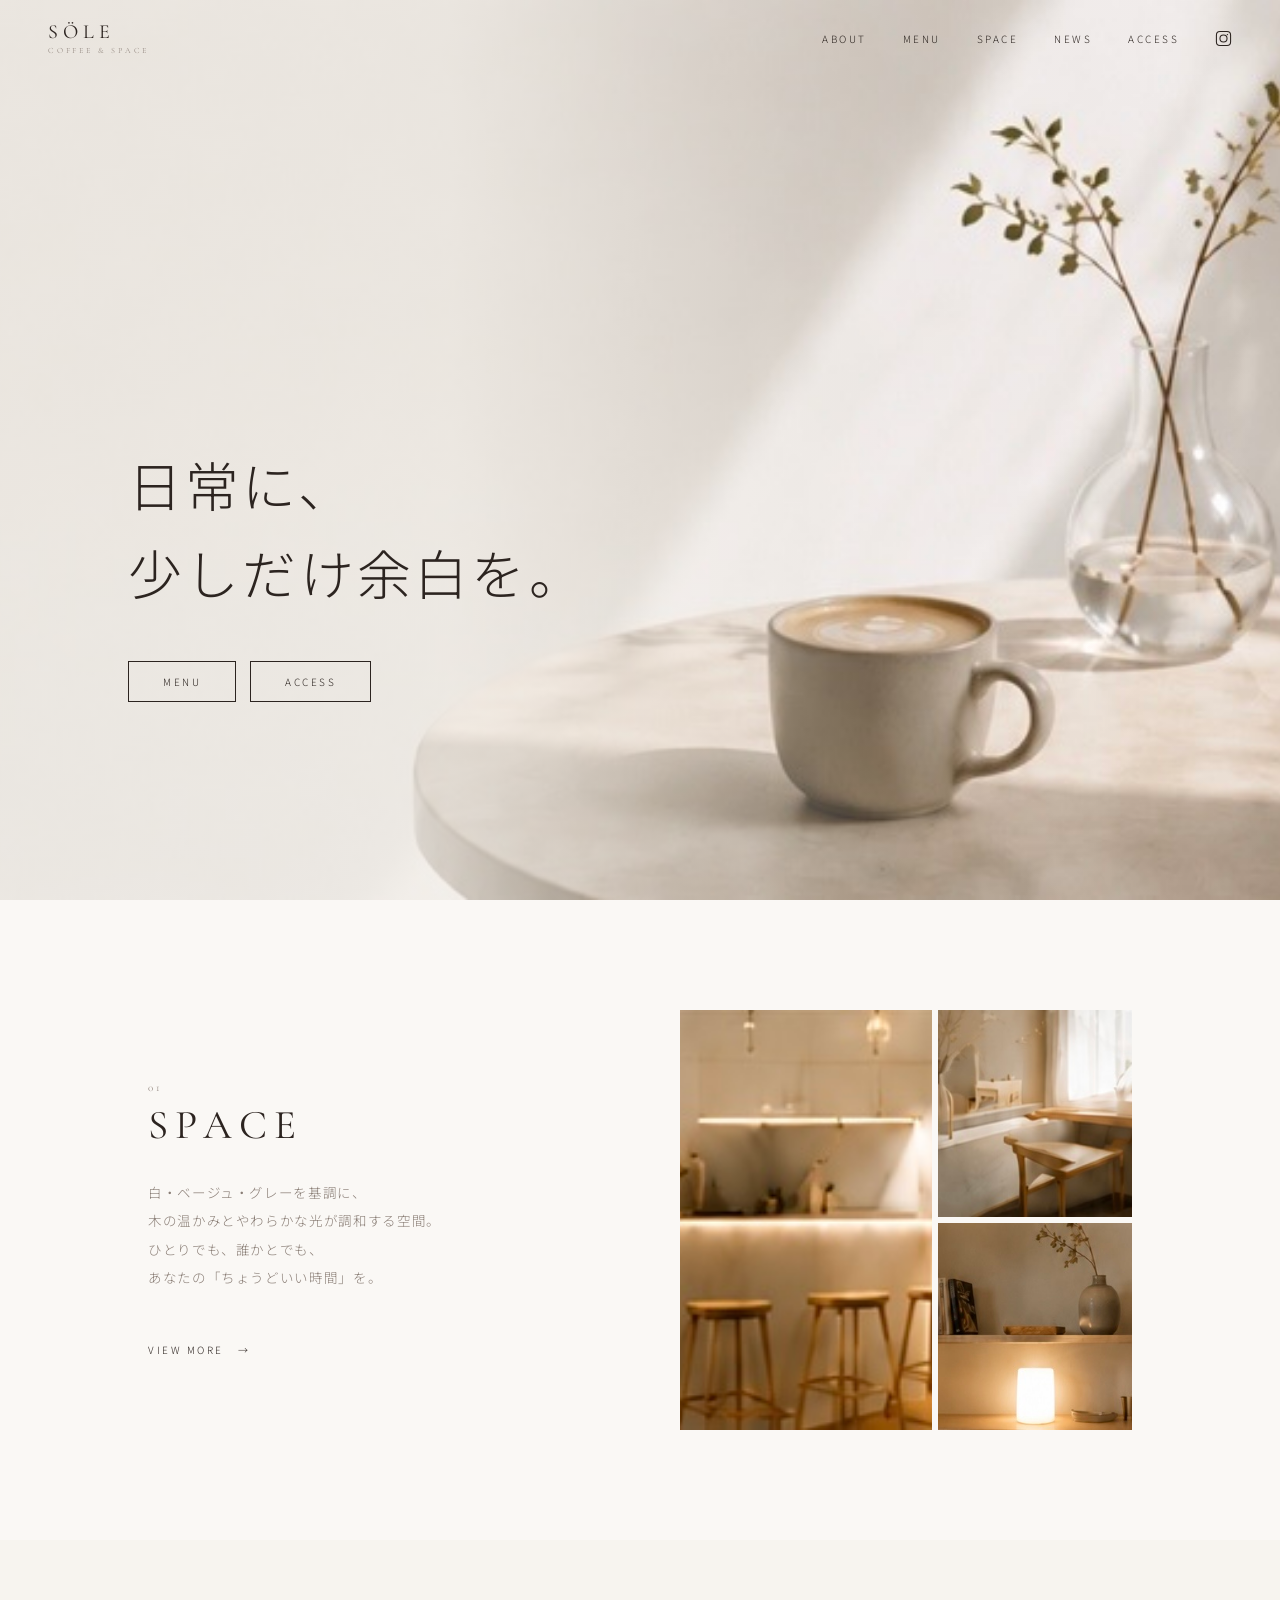
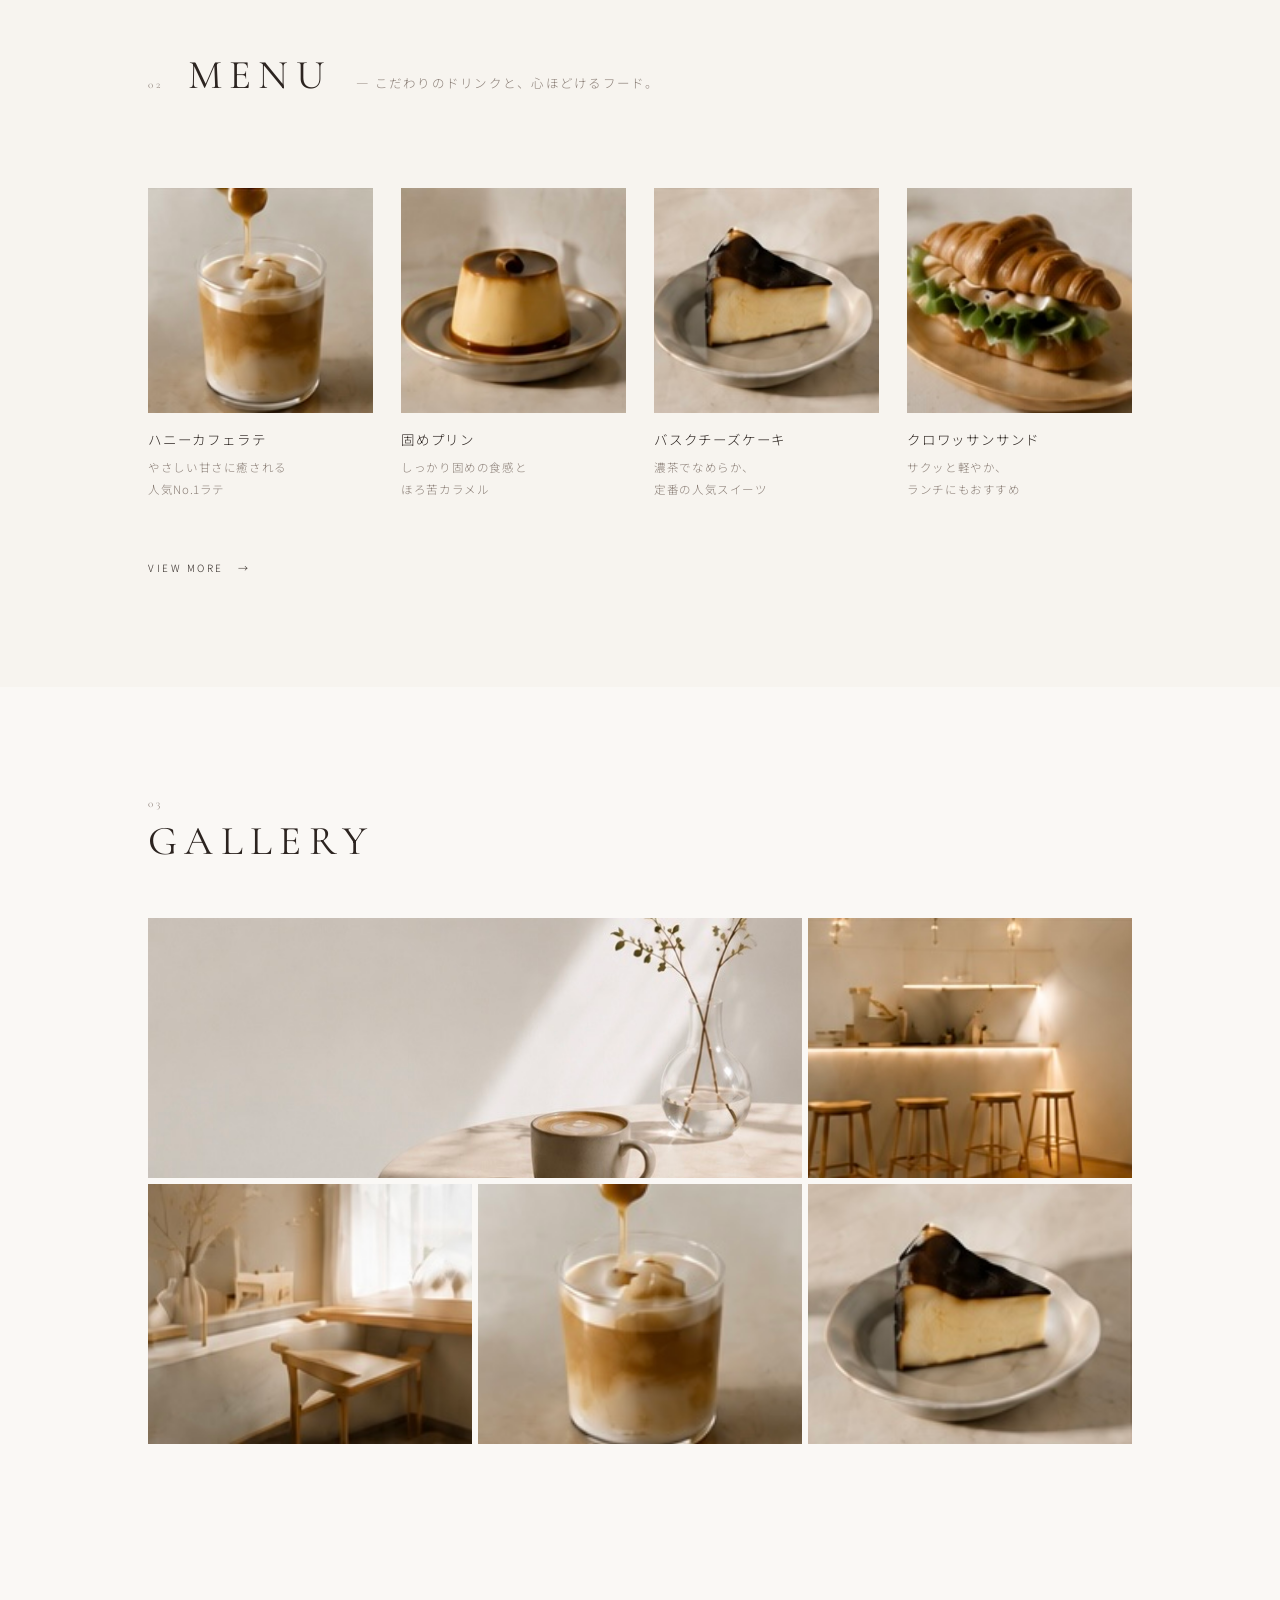
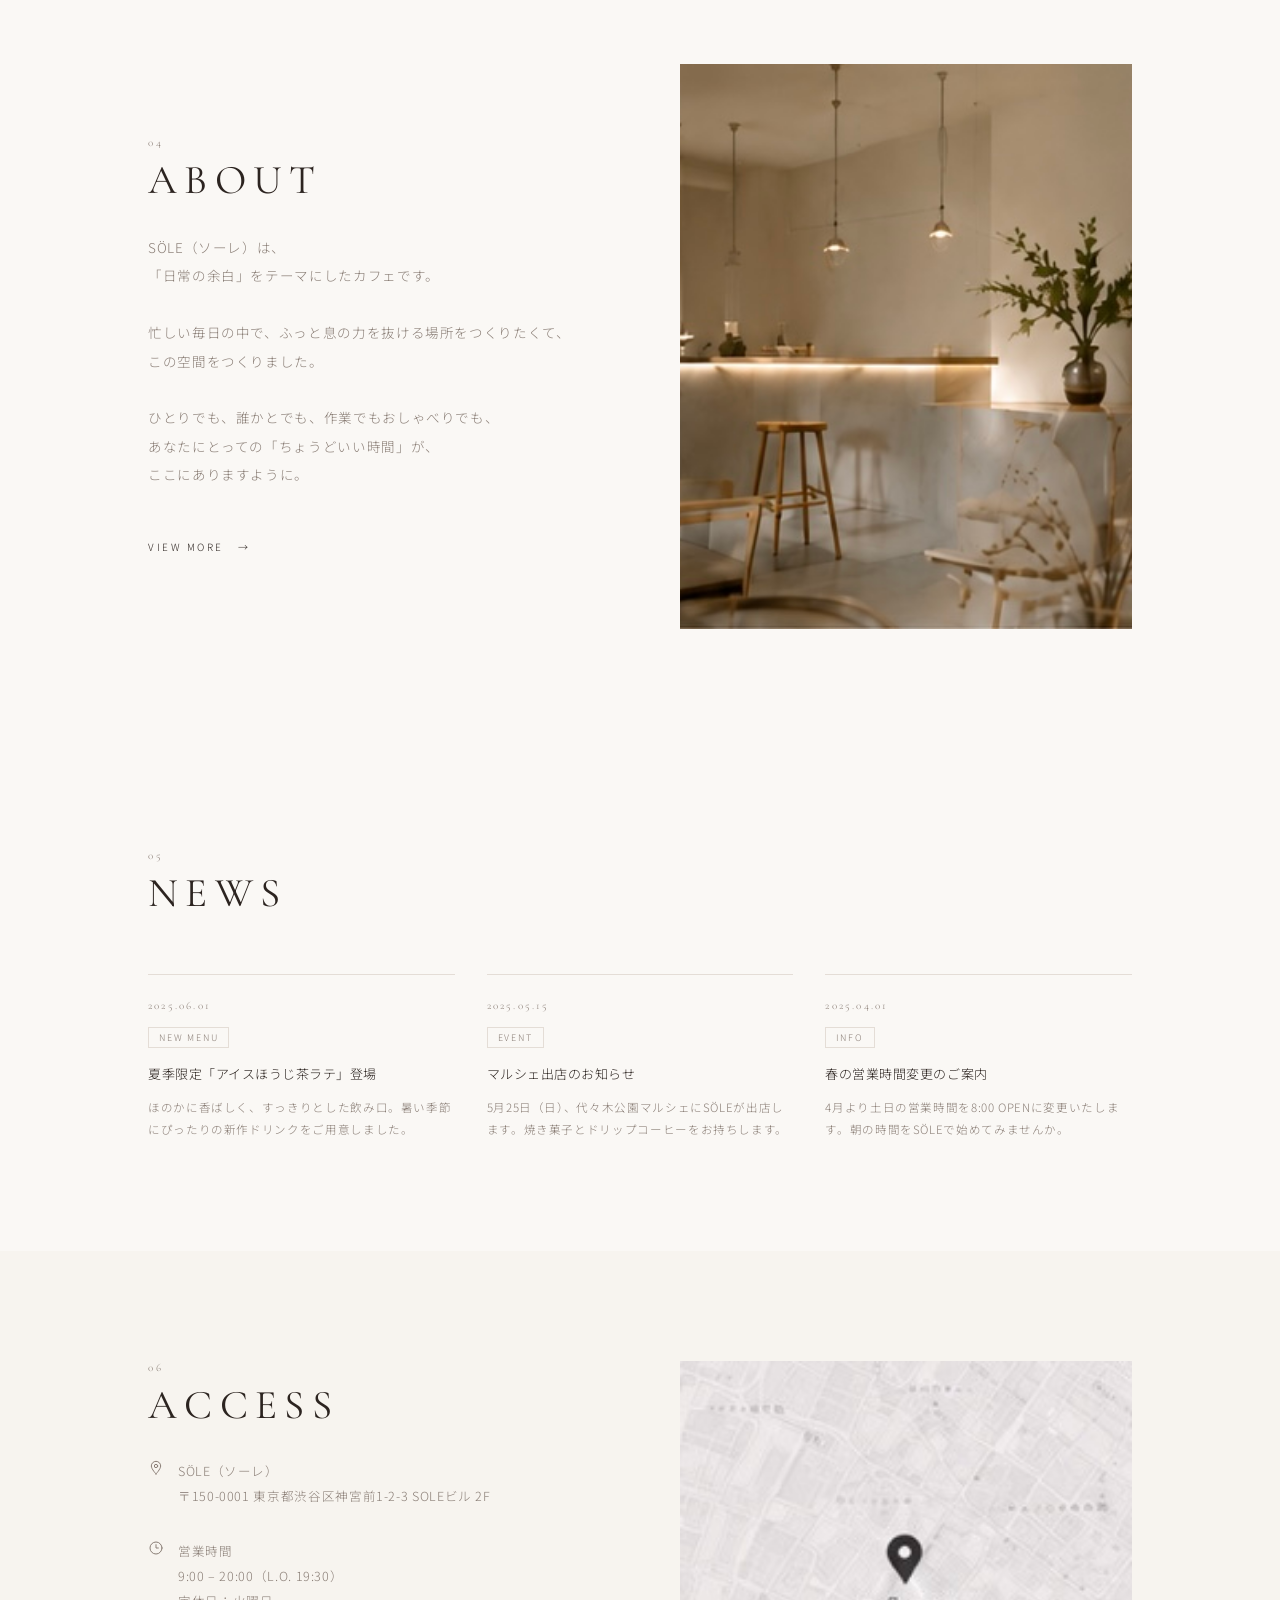
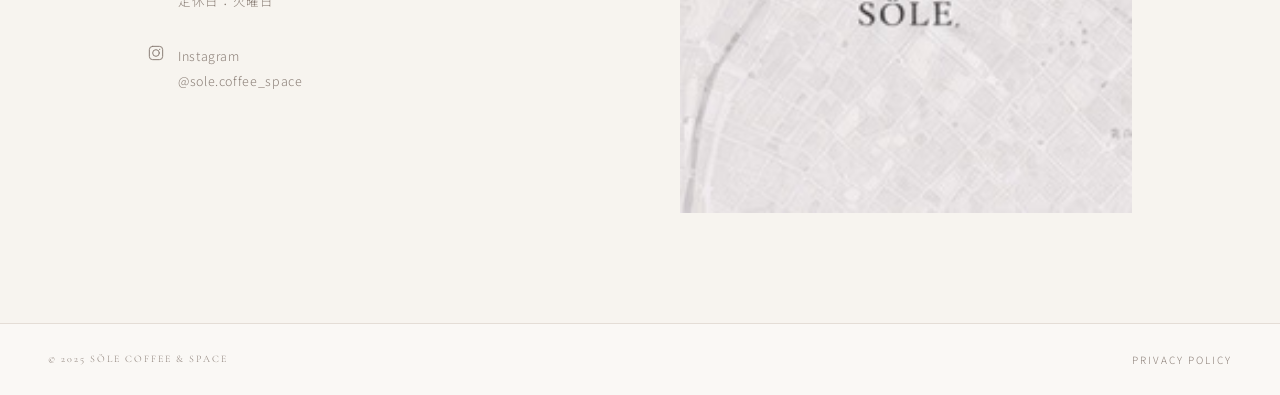
<file: works/008_sole/sole_index_v3.html>
<!DOCTYPE html>
<html lang="ja">
<head>
  <meta charset="UTF-8">
  <meta name="viewport" content="width=device-width, initial-scale=1.0">
  <title>SÖLE COFFEE & SPACE</title>
  <link rel="preconnect" href="https://fonts.googleapis.com">
  <link rel="preconnect" href="https://fonts.gstatic.com" crossorigin>
  <link href="https://fonts.googleapis.com/css2?family=Cormorant+Garamond:ital,wght@0,300;0,400;0,500;1,300&family=Noto+Sans+JP:wght@300;400&display=swap" rel="stylesheet">
  <style>
    *, *::before, *::after { box-sizing: border-box; margin: 0; padding: 0; }

    :root {
      --bg:       #f7f4ef;
      --bg-alt:   #faf8f5;
      --text:     #2c2420;
      --muted:    #8a7e76;
      --border:   #e4ddd6;
      --serif:    'Cormorant Garamond', 'Times New Roman', serif;
      --sans:     'Noto Sans JP', sans-serif;
    }

    html { scroll-behavior: smooth; overflow-x: hidden; }

    body {
      background: var(--bg);
      color: var(--text);
      font-family: var(--sans);
      font-weight: 300;
      letter-spacing: 0.04em;
      -webkit-font-smoothing: antialiased;
      width: 100%;
      overflow-x: hidden;
    }

    img { display: block; width: 100%; height: 100%; object-fit: cover; }

    /* HEADER */
    header {
      position: fixed;
      top: 0; left: 0; right: 0;
      z-index: 200;
      display: flex;
      align-items: center;
      justify-content: space-between;
      padding: 22px 48px;
      transition: background 0.4s, box-shadow 0.4s;
    }
    header.scrolled {
      background: rgba(247, 244, 239, 0.92);
      backdrop-filter: blur(10px);
      box-shadow: 0 1px 0 var(--border);
    }

    .logo { text-decoration: none; color: var(--text); }
    .logo__name {
      display: block;
      font-family: var(--serif);
      font-size: 20px;
      font-weight: 400;
      letter-spacing: 0.25em;
      line-height: 1;
    }
    .logo__sub {
      display: block;
      font-family: var(--serif);
      font-size: 8px;
      letter-spacing: 0.35em;
      color: var(--muted);
      margin-top: 4px;
    }

    nav { display: flex; align-items: center; gap: 36px; }
    nav a {
      font-size: 10px;
      letter-spacing: 0.25em;
      text-decoration: none;
      color: var(--text);
      transition: opacity 0.3s;
    }
    nav a:hover { opacity: 0.4; }

    .nav__ig { display: flex; align-items: center; }
    .nav__ig svg { width: 17px; height: 17px; stroke: var(--text); fill: none; stroke-width: 1.5; }

    .hamburger {
      display: none;
      flex-direction: column;
      gap: 5px;
      cursor: pointer;
      background: none;
      border: none;
      padding: 4px;
    }
    .hamburger span {
      display: block;
      width: 22px;
      height: 1px;
      background: var(--text);
      transition: transform 0.3s, opacity 0.3s;
    }
    .hamburger.open span:nth-child(1) { transform: translateY(6px) rotate(45deg); }
    .hamburger.open span:nth-child(2) { opacity: 0; }
    .hamburger.open span:nth-child(3) { transform: translateY(-6px) rotate(-45deg); }

    .nav__drawer {
      display: none;
      position: fixed;
      inset: 0;
      background: var(--bg);
      z-index: 190;
      flex-direction: column;
      align-items: center;
      justify-content: center;
      gap: 40px;
    }
    .nav__drawer.open { display: flex; }
    .nav__drawer a {
      font-family: var(--serif);
      font-size: 28px;
      letter-spacing: 0.2em;
      text-decoration: none;
      color: var(--text);
    }

    /* HERO desktop */
    .hero {
      height: 100vh;
      min-height: 600px;
      position: relative;
      overflow: hidden;
    }
    .hero__img {
      position: absolute;
      inset: 0;
      width: 100%;
      height: 100%;
      object-fit: cover;
      object-position: center;
    }
    .hero__overlay {
      position: absolute;
      inset: 0;
      background: linear-gradient(to right, rgba(247,244,239,0.72) 35%, rgba(247,244,239,0.1) 75%, transparent 100%);
    }
    .hero__content {
      position: absolute;
      left: 10%;
      bottom: 22%;
    }
    .hero__catch {
      font-family: var(--sans);
      font-size: clamp(30px, 4.2vw, 56px);
      font-weight: 300;
      letter-spacing: 0.06em;
      line-height: 1.65;
      color: var(--text);
      margin-bottom: 44px;
    }
    .hero__btns { display: flex; gap: 14px; }
    .btn {
      display: inline-block;
      padding: 12px 34px;
      font-size: 10px;
      letter-spacing: 0.25em;
      border: 1px solid var(--text);
      color: var(--text);
      text-decoration: none;
      transition: background 0.3s, color 0.3s;
    }
    .btn:hover { background: var(--text); color: var(--bg); }

    /* COMMON SECTION */
    .sec { padding: 110px 0; }
    .sec--alt { background: var(--bg-alt); }

    .sec__num {
      font-family: var(--serif);
      font-size: 11px;
      letter-spacing: 0.3em;
      color: var(--muted);
      margin-bottom: 6px;
    }
    .sec__title {
      font-family: var(--serif);
      font-size: clamp(30px, 3.2vw, 46px);
      font-weight: 400;
      letter-spacing: 0.18em;
      margin-bottom: 28px;
    }
    .sec__body {
      font-size: 13.5px;
      line-height: 2.1;
      color: var(--muted);
      margin-bottom: 44px;
    }
    .view-more {
      font-size: 10px;
      letter-spacing: 0.25em;
      color: var(--text);
      text-decoration: none;
      display: inline-flex;
      align-items: center;
      gap: 14px;
    }
    .view-more::after { content: '→'; }
    .view-more:hover { opacity: 0.4; }

    .inner {
      max-width: 1080px;
      margin: 0 auto;
      padding: 0 48px;
    }

    /* SPACE */
    .space__grid {
      display: grid;
      grid-template-columns: 1fr 1fr;
      gap: 80px;
      align-items: center;
    }
    .space__photos {
      display: grid;
      grid-template-columns: 1.3fr 1fr;
      grid-template-rows: 1fr 1fr;
      gap: 6px;
      height: 420px;
    }
    .space__photo { overflow: hidden; min-height: 0; }
    .space__photo--large { grid-row: 1 / 3; }
    .space__photo img { width: 100%; height: 100%; object-fit: cover; object-position: center center; }

    /* MENU */
    .menu__head {
      display: flex;
      align-items: baseline;
      flex-wrap: wrap;
      gap: 0 24px;
      margin-bottom: 60px;
    }
    .menu__sub { font-size: 12.5px; color: var(--muted); letter-spacing: 0.1em; }
    .menu__grid {
      display: grid;
      grid-template-columns: repeat(4, 1fr);
      gap: 28px;
      margin-bottom: 52px;
    }
    .menu__photo { aspect-ratio: 1; overflow: hidden; margin-bottom: 16px; }
    .menu__photo img { width: 100%; height: 100%; object-fit: cover; object-position: center; }
    .menu__name { font-size: 13.5px; letter-spacing: 0.06em; margin-bottom: 8px; }
    .menu__desc { font-size: 11.5px; line-height: 1.9; color: var(--muted); }

    /* GALLERY */
    .gallery__grid {
      display: grid;
      grid-template-columns: repeat(3, 1fr);
      grid-template-rows: 260px 260px;
      gap: 6px;
    }
    .gallery__item { overflow: hidden; }
    .gallery__item img { width: 100%; height: 100%; object-fit: cover; transition: transform 0.6s ease; }
    .gallery__item:hover img { transform: scale(1.04); }
    .gallery__item--wide { grid-column: span 2; }

    /* NEWS */
    .news__grid {
      display: grid;
      grid-template-columns: repeat(3, 1fr);
      gap: 32px;
      margin-top: 56px;
    }
    .news__item { border-top: 1px solid var(--border); padding-top: 24px; }
    .news__date { font-family: var(--serif); font-size: 11px; letter-spacing: 0.2em; color: var(--muted); margin-bottom: 10px; }
    .news__tag { display: inline-block; font-size: 9px; letter-spacing: 0.2em; border: 1px solid var(--border); padding: 3px 10px; color: var(--muted); margin-bottom: 14px; }
    .news__title { font-size: 13px; line-height: 1.8; letter-spacing: 0.04em; margin-bottom: 12px; }
    .news__body { font-size: 11.5px; line-height: 1.9; color: var(--muted); }

    /* ABOUT */
    .about__grid { display: grid; grid-template-columns: 1fr 1fr; gap: 80px; align-items: center; }
    .about__photo { aspect-ratio: 4/5; overflow: hidden; }
    .about__photo img { width: 100%; height: 100%; object-fit: cover; object-position: center; }

    /* ACCESS */
    .access__grid { display: grid; grid-template-columns: 1fr 1fr; gap: 80px; align-items: start; }
    .access__info { display: flex; flex-direction: column; gap: 30px; margin-top: 8px; }
    .access__row { display: flex; gap: 14px; align-items: flex-start; }
    .access__icon { display: flex; align-items: flex-start; padding-top: 2px; }
    .access__icon svg { width: 16px; height: 16px; flex-shrink: 0; color: var(--muted); }
    .access__label { font-size: 12.5px; line-height: 2; color: var(--muted); }
    .access__label a { color: var(--muted); text-decoration: none; }
    .access__label a:hover { opacity: 0.6; }
    .access__map { aspect-ratio: 1; overflow: hidden; }
    .access__map img { width: 100%; height: 100%; object-fit: cover; }

    /* FOOTER */
    footer {
      background: var(--bg-alt);
      border-top: 1px solid var(--border);
      padding: 28px 48px;
      display: flex;
      justify-content: space-between;
      align-items: center;
    }
    .footer__copy { font-family: var(--serif); font-size: 10px; letter-spacing: 0.2em; color: var(--muted); }
    .footer__link { font-size: 10px; letter-spacing: 0.2em; color: var(--muted); text-decoration: none; }
    .footer__link:hover { opacity: 0.6; }

    /* FADE IN */
    .fade { opacity: 0; transform: translateY(24px); transition: opacity 0.8s ease, transform 0.8s ease; }
    .fade.visible { opacity: 1; transform: none; }
    .fade-delay-1 { transition-delay: 0.15s; }
    .fade-delay-2 { transition-delay: 0.3s; }
    .fade-delay-3 { transition-delay: 0.45s; }

    /* RESPONSIVE: tablet */
    @media (max-width: 900px) {
      header { padding: 18px 24px; }
      nav { display: none; }
      .hamburger { display: flex; }

      .inner { padding: 0 24px; }
      .sec { padding: 72px 0; }

      /* hero mobile */
      .hero { height: auto; min-height: 0; display: block; }
      .hero__img { position: relative; inset: auto; width: 100vw; max-width: 100%; height: auto; object-fit: fill; }
      .hero__overlay { display: none; }
      .hero__content { position: relative; left: auto; bottom: auto; padding: 36px 24px 28px; background: var(--bg); }
      .hero__catch { font-size: 28px; margin-bottom: 28px; }
      .hero__btns { gap: 12px; }

      .space__grid,
      .about__grid,
      .access__grid { grid-template-columns: 1fr; gap: 36px; }
      .space__photos { order: -1; height: 320px; }

      .menu__grid { grid-template-columns: repeat(2, 1fr); gap: 20px; }
      .menu__sub { display: none; }

      .gallery__grid { grid-template-columns: 1fr 1fr; grid-template-rows: 200px 200px 200px; }
      .gallery__item--wide { grid-column: span 2; }

      .news__grid { grid-template-columns: 1fr; gap: 0; }
      .news__item { padding: 20px 0; }

      .about__photo { aspect-ratio: 3/2; }
      .access__map { aspect-ratio: 4/3; }

      footer { padding: 24px; flex-direction: column; gap: 10px; text-align: center; }
    }

    /* RESPONSIVE: small phone */
    @media (max-width: 480px) {
      .inner { padding: 0 20px; }
      .sec { padding: 52px 0; }

      .hero__content { padding: 28px 20px 24px; }
      .hero__catch { font-size: 24px; margin-bottom: 24px; }

      .space__photos { height: 240px; }

      .menu__grid { gap: 16px; }
      .menu__name { font-size: 12px; }
      .menu__desc { font-size: 10.5px; }

      .gallery__grid { grid-template-columns: 1fr; grid-template-rows: repeat(5, 220px); }
      .gallery__item--wide { grid-column: 1; }

      .news__grid { margin-top: 36px; }

      .sec__title { font-size: 28px; }
      .sec__body { font-size: 13px; }
    }
  </style>
</head>
<body>

  <header id="header">
    <a href="#top" class="logo">
      <span class="logo__name">SÖLE</span>
      <span class="logo__sub">COFFEE &amp; SPACE</span>
    </a>
    <nav>
      <a href="#about">ABOUT</a>
      <a href="#menu">MENU</a>
      <a href="#space">SPACE</a>
      <a href="#news">NEWS</a>
      <a href="#access">ACCESS</a>
      <a href="https://instagram.com/sole.coffee_space" target="_blank" rel="noopener" class="nav__ig" aria-label="Instagram">
        <svg viewBox="0 0 24 24"><rect x="2" y="2" width="20" height="20" rx="5"/><circle cx="12" cy="12" r="5"/><circle cx="17.5" cy="6.5" r="1" fill="currentColor" stroke="none"/></svg>
      </a>
    </nav>
    <button class="hamburger" id="hamburger" aria-label="メニュー">
      <span></span><span></span><span></span>
    </button>
  </header>

  <div class="nav__drawer" id="drawer">
    <a href="#about" class="drawer__link">ABOUT</a>
    <a href="#menu" class="drawer__link">MENU</a>
    <a href="#space" class="drawer__link">SPACE</a>
    <a href="#news" class="drawer__link">NEWS</a>
    <a href="#access" class="drawer__link">ACCESS</a>
  </div>

  <section class="hero" id="top">
    <picture>
    <source media="(max-width: 900px)" srcset="photos/DA93F25C-AD0A-40A0-8BD4-FF1BBFEC6BCD.PNG">
    <img src="photos/hero.jpg" class="hero__img" alt="SÖLE COFFEE &amp; SPACE">
  </picture>
    <div class="hero__overlay"></div>
    <div class="hero__content">
      <h1 class="hero__catch fade visible">日常に、<br>少しだけ余白を。</h1>
      <div class="hero__btns fade visible fade-delay-1">
        <a href="#menu" class="btn">MENU</a>
        <a href="#access" class="btn">ACCESS</a>
      </div>
    </div>
  </section>

  <section class="sec sec--alt" id="space">
    <div class="inner">
      <div class="space__grid">
        <div class="space__text fade">
          <p class="sec__num">01</p>
          <h2 class="sec__title">SPACE</h2>
          <p class="sec__body">
            白・ベージュ・グレーを基調に、<br>
            木の温かみとやわらかな光が調和する空間。<br>
            ひとりでも、誰かとでも、<br>
            あなたの「ちょうどいい時間」を。
          </p>
          <a href="#" class="view-more">VIEW MORE</a>
        </div>
        <div class="space__photos fade fade-delay-1">
          <div class="space__photo space__photo--large">
            <img src="photos/space-1.jpg" alt="カフェ内観" loading="lazy">
          </div>
          <div class="space__photo">
            <img src="photos/space-2.jpg" alt="カフェ内観" loading="lazy">
          </div>
          <div class="space__photo">
            <img src="photos/space-3.jpg" alt="カフェ内観" loading="lazy">
          </div>
        </div>
      </div>
    </div>
  </section>

  <section class="sec" id="menu">
    <div class="inner">
      <div class="menu__head fade">
        <p class="sec__num">02</p>
        <h2 class="sec__title">MENU</h2>
        <span class="menu__sub">— こだわりのドリンクと、心ほどけるフード。</span>
      </div>
      <div class="menu__grid">
        <div class="menu__item fade">
          <div class="menu__photo"><img src="photos/menu-1.jpg" alt="ハニーカフェラテ" loading="lazy"></div>
          <p class="menu__name">ハニーカフェラテ</p>
          <p class="menu__desc">やさしい甘さに癒される<br>人気No.1ラテ</p>
        </div>
        <div class="menu__item fade fade-delay-1">
          <div class="menu__photo"><img src="photos/menu-2.jpg" alt="固めプリン" loading="lazy"></div>
          <p class="menu__name">固めプリン</p>
          <p class="menu__desc">しっかり固めの食感と<br>ほろ苦カラメル</p>
        </div>
        <div class="menu__item fade fade-delay-2">
          <div class="menu__photo"><img src="photos/menu-3.jpg" alt="バスクチーズケーキ" loading="lazy"></div>
          <p class="menu__name">バスクチーズケーキ</p>
          <p class="menu__desc">濃茶でなめらか、<br>定番の人気スイーツ</p>
        </div>
        <div class="menu__item fade fade-delay-3">
          <div class="menu__photo"><img src="photos/menu-4.jpg" alt="クロワッサンサンド" loading="lazy"></div>
          <p class="menu__name">クロワッサンサンド</p>
          <p class="menu__desc">サクッと軽やか、<br>ランチにもおすすめ</p>
        </div>
      </div>
      <a href="#" class="view-more fade">VIEW MORE</a>
    </div>
  </section>

  <section class="sec sec--alt" id="gallery">
    <div class="inner">
      <div class="fade" style="margin-bottom:52px;">
        <p class="sec__num">03</p>
        <h2 class="sec__title">GALLERY</h2>
      </div>
      <div class="gallery__grid">
        <div class="gallery__item gallery__item--wide fade">
          <img src="photos/hero.jpg" alt="カフェ内観" loading="lazy">
        </div>
        <div class="gallery__item fade fade-delay-1">
          <img src="photos/space-1.jpg" alt="カフェ内観" loading="lazy">
        </div>
        <div class="gallery__item fade">
          <img src="photos/space-2.jpg" alt="カフェ内観" loading="lazy">
        </div>
        <div class="gallery__item fade fade-delay-1">
          <img src="photos/menu-1.jpg" alt="ドリンク" loading="lazy">
        </div>
        <div class="gallery__item fade fade-delay-2">
          <img src="photos/menu-3.jpg" alt="スイーツ" loading="lazy">
        </div>
      </div>
    </div>
  </section>

  <section class="sec sec--alt" id="about">
    <div class="inner">
      <div class="about__grid">
        <div class="about__text fade">
          <p class="sec__num">04</p>
          <h2 class="sec__title">ABOUT</h2>
          <p class="sec__body">
            SÖLE（ソーレ）は、<br>
            「日常の余白」をテーマにしたカフェです。<br><br>
            忙しい毎日の中で、ふっと息の力を抜ける場所をつくりたくて、<br>
            この空間をつくりました。<br><br>
            ひとりでも、誰かとでも、作業でもおしゃべりでも、<br>
            あなたにとっての「ちょうどいい時間」が、<br>
            ここにありますように。
          </p>
          <a href="#" class="view-more">VIEW MORE</a>
        </div>
        <div class="about__photo fade fade-delay-1">
          <img src="photos/about.jpg" alt="店内の様子" loading="lazy">
        </div>
      </div>
    </div>
  </section>

  <section class="sec sec--alt" id="news">
    <div class="inner">
      <div class="fade">
        <p class="sec__num">05</p>
        <h2 class="sec__title">NEWS</h2>
      </div>
      <div class="news__grid">
        <div class="news__item fade">
          <p class="news__date">2025.06.01</p>
          <span class="news__tag">NEW MENU</span>
          <p class="news__title">夏季限定「アイスほうじ茶ラテ」登場</p>
          <p class="news__body">ほのかに香ばしく、すっきりとした飲み口。暑い季節にぴったりの新作ドリンクをご用意しました。</p>
        </div>
        <div class="news__item fade fade-delay-1">
          <p class="news__date">2025.05.15</p>
          <span class="news__tag">EVENT</span>
          <p class="news__title">マルシェ出店のお知らせ</p>
          <p class="news__body">5月25日（日）、代々木公園マルシェにSÖLEが出店します。焼き菓子とドリップコーヒーをお持ちします。</p>
        </div>
        <div class="news__item fade fade-delay-2">
          <p class="news__date">2025.04.01</p>
          <span class="news__tag">INFO</span>
          <p class="news__title">春の営業時間変更のご案内</p>
          <p class="news__body">4月より土日の営業時間を8:00 OPENに変更いたします。朝の時間をSÖLEで始めてみませんか。</p>
        </div>
      </div>
    </div>
  </section>

  <section class="sec" id="access">
    <div class="inner">
      <div class="access__grid">
        <div class="fade">
          <p class="sec__num">06</p>
          <h2 class="sec__title">ACCESS</h2>
          <div class="access__info">
            <div class="access__row">
              <span class="access__icon">
                <svg viewBox="0 0 24 24" fill="none" stroke="currentColor" stroke-width="1.5" stroke-linecap="round" stroke-linejoin="round"><path d="M12 21C12 21 5 13.5 5 9a7 7 0 1 1 14 0c0 4.5-7 12-7 12z"/><circle cx="12" cy="9" r="2.5"/></svg>
              </span>
              <p class="access__label">
                SÖLE（ソーレ）<br>
                〒150-0001 東京都渋谷区神宮前1-2-3 SOLEビル 2F
              </p>
            </div>
            <div class="access__row">
              <span class="access__icon">
                <svg viewBox="0 0 24 24" fill="none" stroke="currentColor" stroke-width="1.5" stroke-linecap="round" stroke-linejoin="round"><circle cx="12" cy="12" r="9"/><polyline points="12 7 12 12 15.5 12"/></svg>
              </span>
              <p class="access__label">
                営業時間<br>
                9:00 – 20:00（L.O. 19:30）<br>
                定休日：火曜日
              </p>
            </div>
            <div class="access__row">
              <span class="access__icon">
                <svg viewBox="0 0 24 24" fill="none" stroke="currentColor" stroke-width="1.5" stroke-linecap="round" stroke-linejoin="round"><rect x="2" y="2" width="20" height="20" rx="5"/><circle cx="12" cy="12" r="5"/><circle cx="17.5" cy="6.5" r="1" fill="currentColor" stroke="none"/></svg>
              </span>
              <p class="access__label">
                Instagram<br>
                <a href="https://instagram.com/sole.coffee_space" target="_blank" rel="noopener">@sole.coffee_space</a>
              </p>
            </div>
          </div>
        </div>
        <div class="access__map fade fade-delay-1">
          <img src="photos/map.jpg" alt="アクセスマップ" loading="lazy">
        </div>
      </div>
    </div>
  </section>

  <footer>
    <p class="footer__copy">© 2025 SÖLE COFFEE &amp; SPACE</p>
    <a href="#" class="footer__link">PRIVACY POLICY</a>
  </footer>

  <script>
    const header = document.getElementById('header');
    window.addEventListener('scroll', () => {
      header.classList.toggle('scrolled', window.scrollY > 40);
    }, { passive: true });

    const hamburger = document.getElementById('hamburger');
    const drawer = document.getElementById('drawer');
    hamburger.addEventListener('click', () => {
      hamburger.classList.toggle('open');
      drawer.classList.toggle('open');
    });
    drawer.querySelectorAll('a').forEach(a => {
      a.addEventListener('click', () => {
        hamburger.classList.remove('open');
        drawer.classList.remove('open');
      });
    });

    const observer = new IntersectionObserver((entries) => {
      entries.forEach(e => { if (e.isIntersecting) { e.target.classList.add('visible'); observer.unobserve(e.target); } });
    }, { threshold: 0.12 });
    document.querySelectorAll('.fade').forEach(el => observer.observe(el));
  </script>
</body>
</html>
</file>
